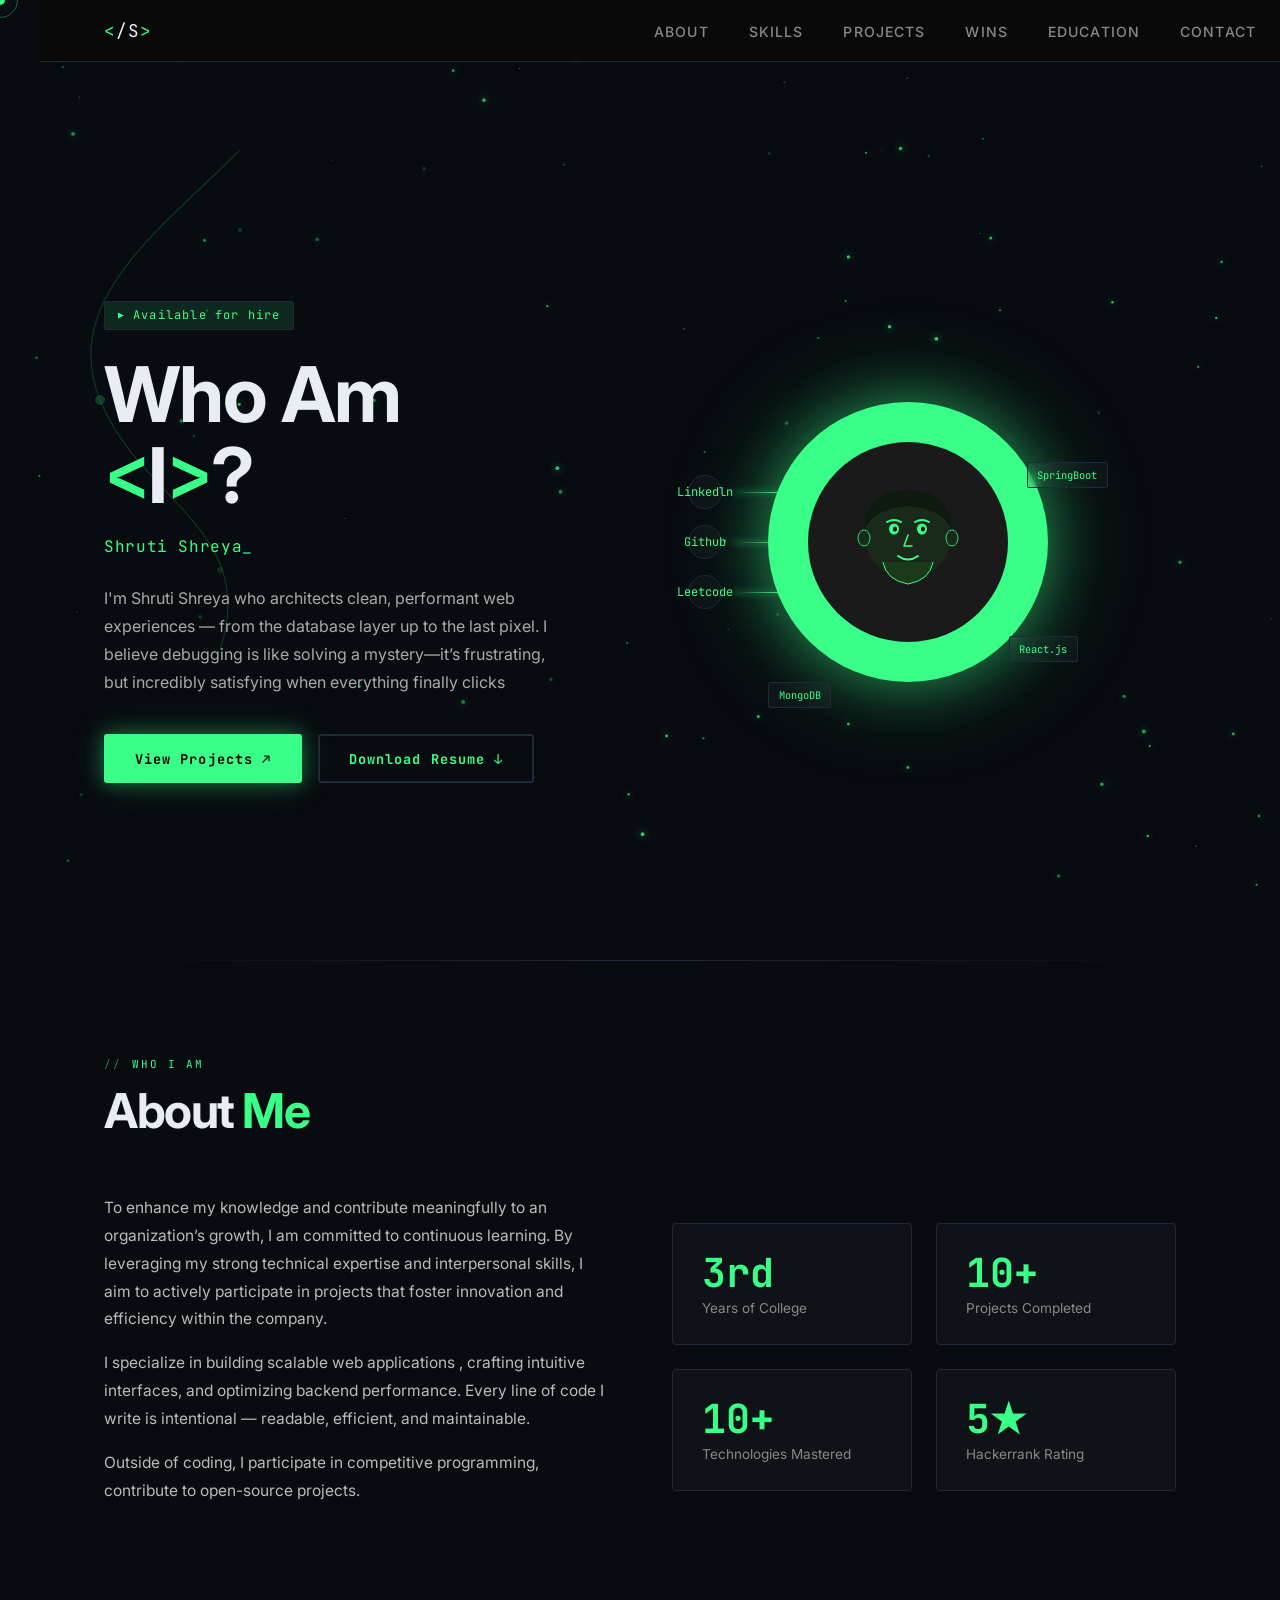
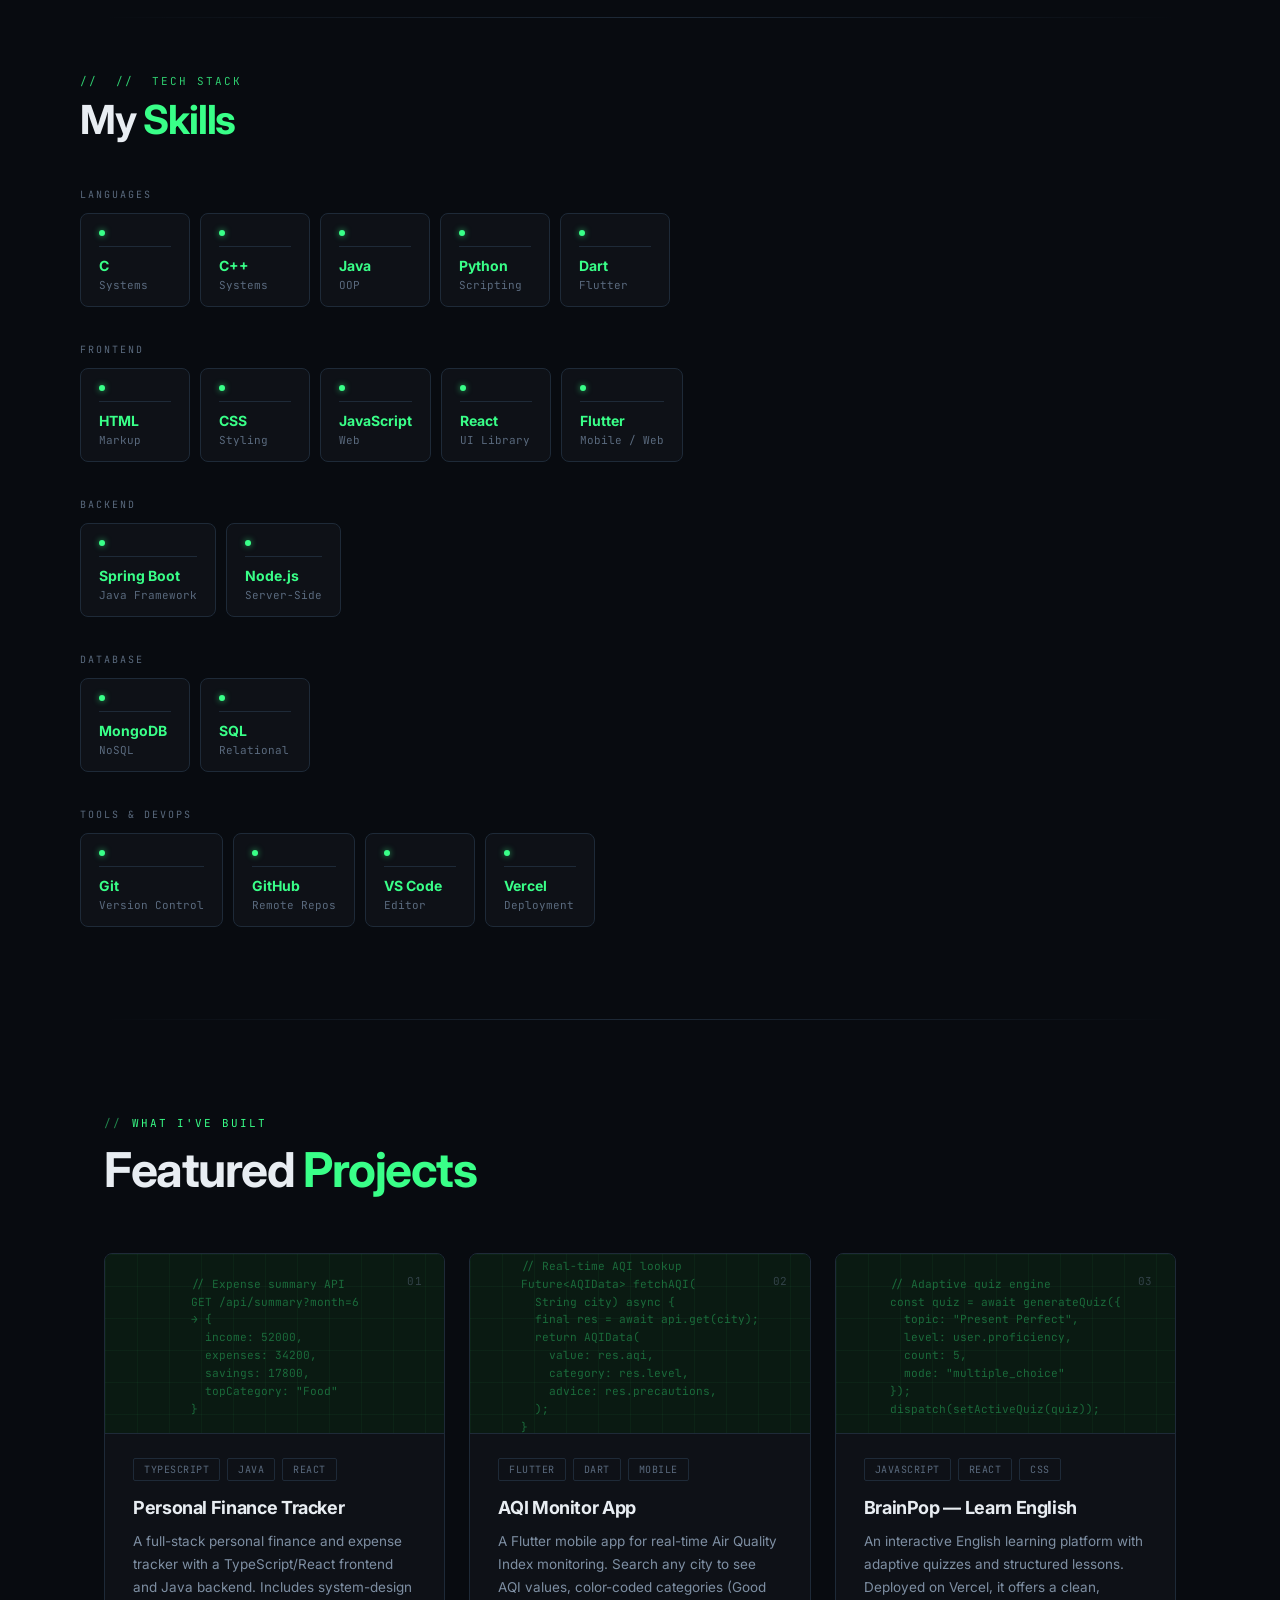
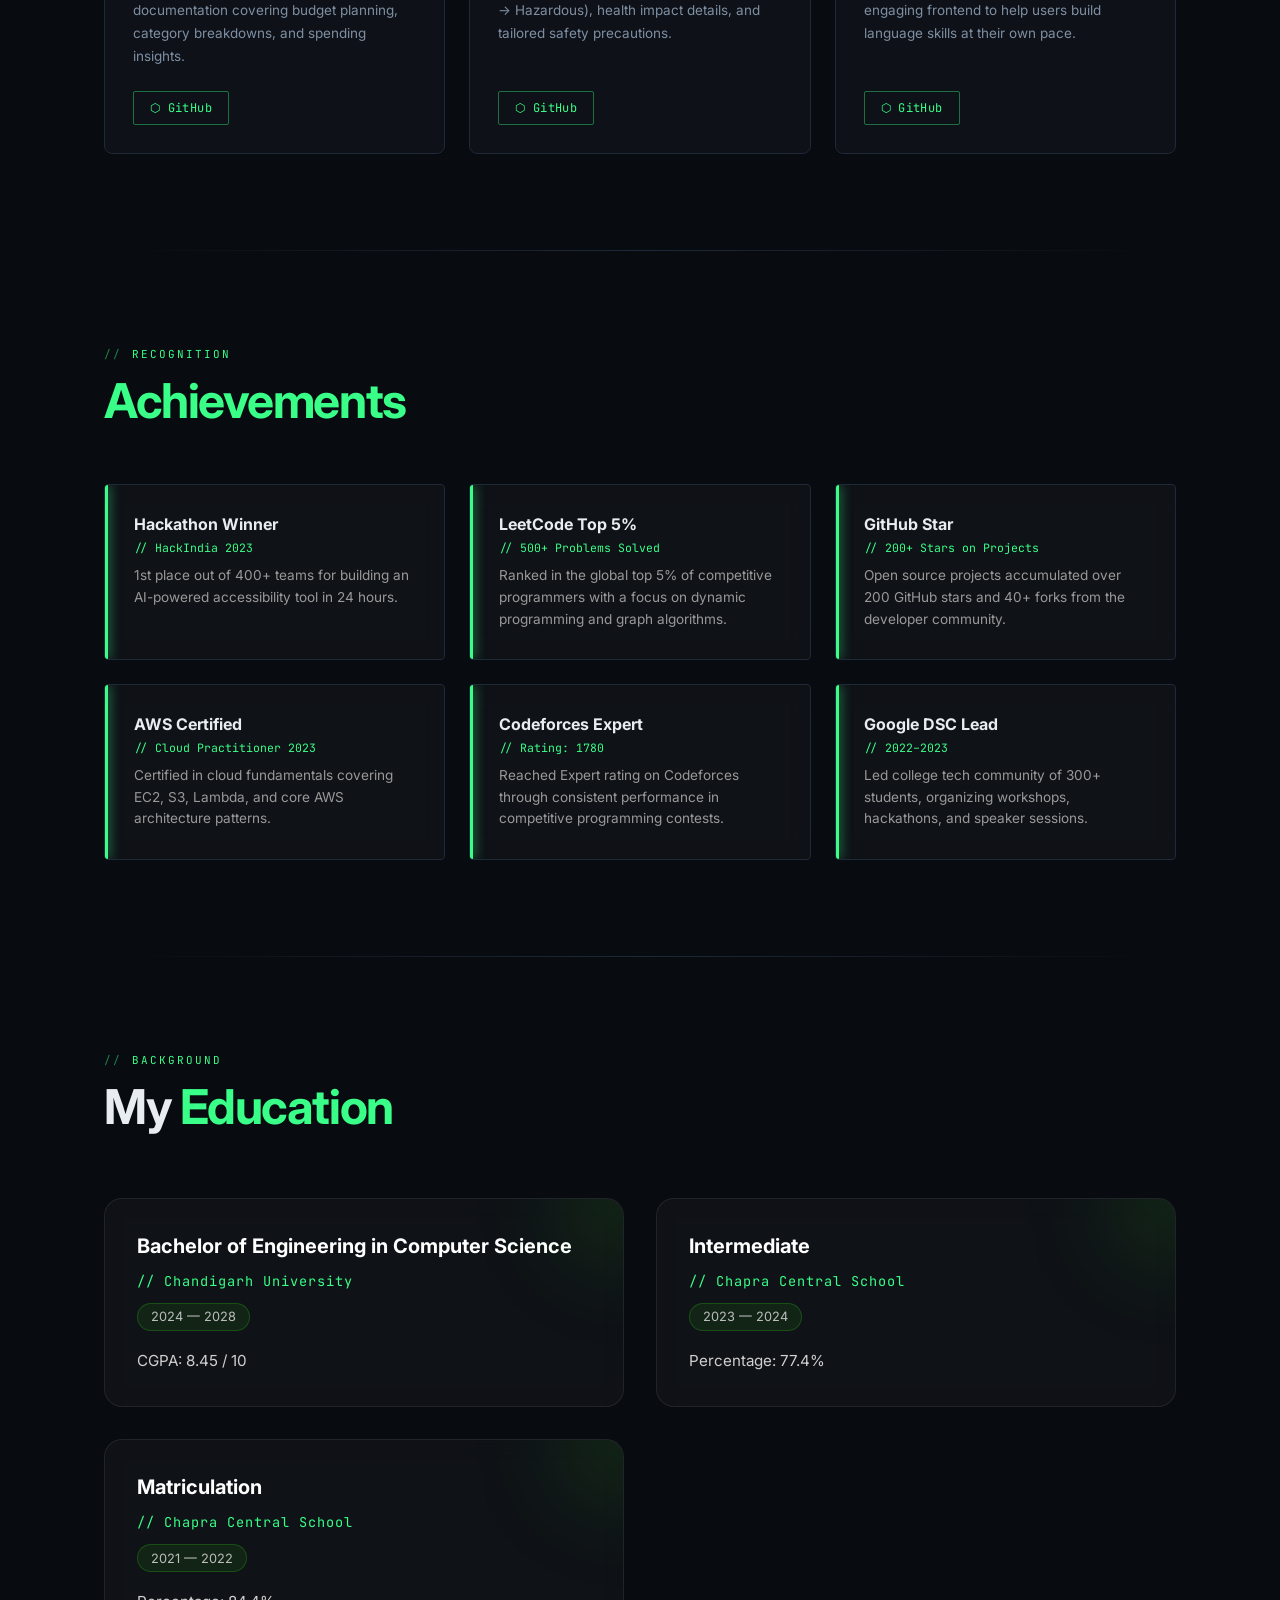
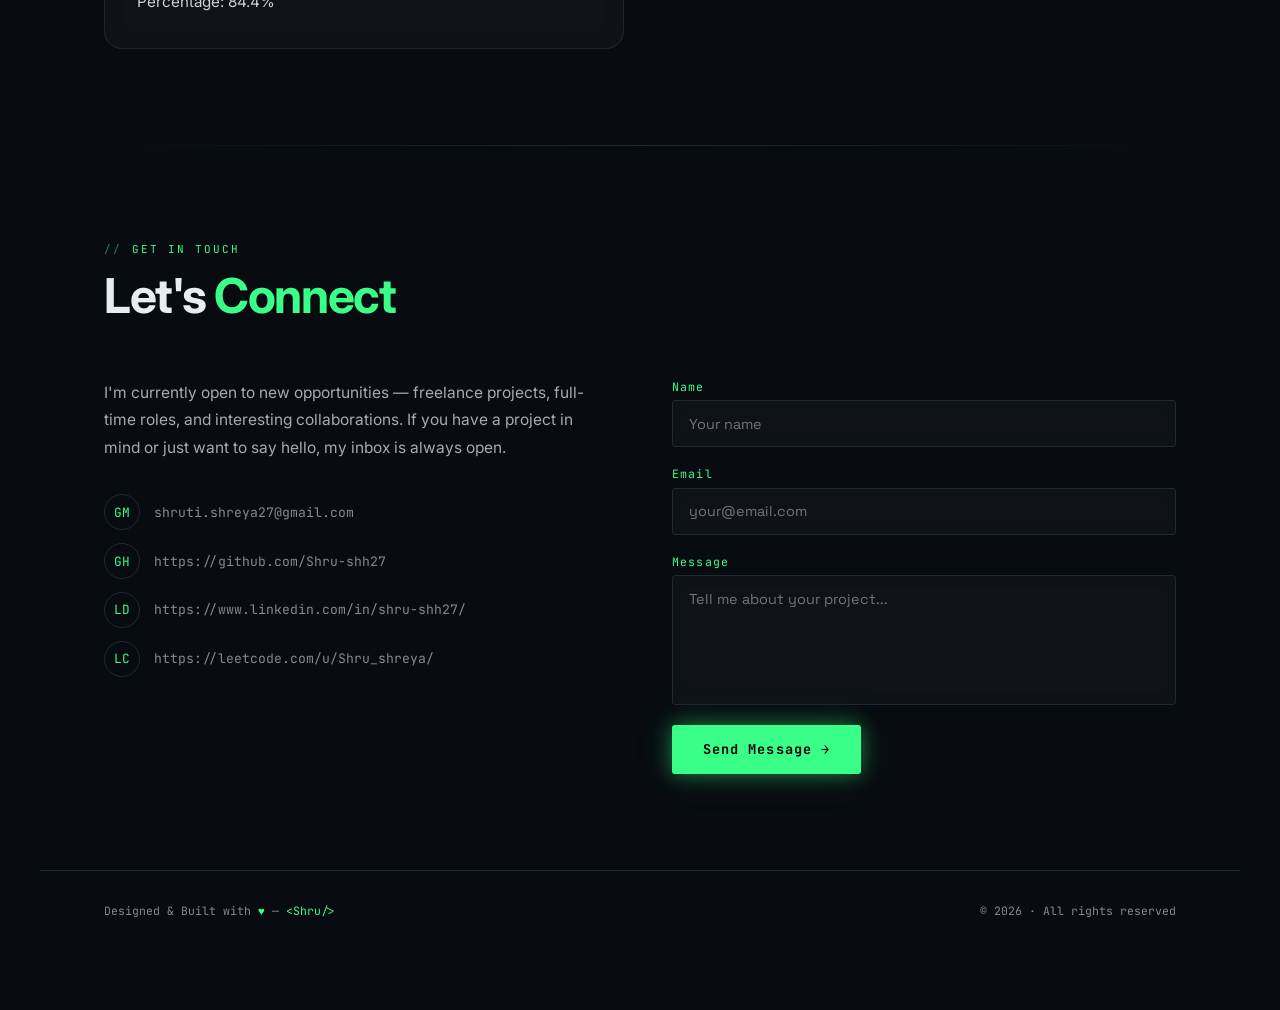
<file: index.html>
<!DOCTYPE html>
<html lang="en">
<head>
  <meta charset="UTF-8">
  <meta name="viewport" content="width=device-width, initial-scale=1.0">
  <title>Shruti Shreya</title>

  <!-- Google Fonts -->
  <link href="https://fonts.googleapis.com/css2?family=Space+Grotesk:wght@300;400;500;600;700&family=Space+Mono:wght@400;700&display=swap" rel="stylesheet">

  <!-- Stylesheet -->
  <link rel="stylesheet" href="style.css">
</head>
<body>

  <!-- ── CUSTOM CURSOR ── -->
  <div class="cursor" id="cursor"></div>
  <div class="cursor-ring" id="cursor-ring"></div>

  <!-- ── PARTICLE CANVAS ── -->
  <canvas id="particles"></canvas>

  <!-- ══════════════════════════════════════
       NAV
  ══════════════════════════════════════ -->
  <nav id="navbar">
    <div class="nav-logo">&lt;<span>/S</span>&gt;</div>
    <ul class="nav-links" id="navLinks">
      <li><a href="#about">About</a></li>
      <li><a href="#skills">Skills</a></li>
      <li><a href="#projects">Projects</a></li>
      <li><a href="#achievements">Wins</a></li>
      <li><a href="#education">Education</a></li>
      <li><a href="#contact">Contact</a></li>
    </ul>
    <div class="hamburger" id="hamburger" onclick="toggleNav()">
      <span></span><span></span><span></span>
    </div>
  </nav>

  <!-- ══════════════════════════════════════
       HERO
  ══════════════════════════════════════ -->
  <section id="hero">

    <!-- Decorative curved neon line -->
    <svg class="hero-curve" width="260" height="500" viewBox="0 0 260 500" fill="none">
      <path d="M200 0 C120 80, 20 150, 60 250 C100 350, 220 380, 180 500"
            stroke="#39FF88" stroke-width="1.2" fill="none" opacity="0.5"/>
      <circle cx="60"  cy="250" r="5" fill="#39FF88" opacity="0.6"/>
      <circle cx="180" cy="420" r="3" fill="#39FF88" opacity="0.4"/>
      <circle cx="200" cy="80"  r="2" fill="#39FF88" opacity="0.5"/>
    </svg>

    <!-- LEFT — Intro text -->
    <div class="hero-left reveal">
      <div class="hero-tag">Available for hire</div>
      <h1 class="hero-heading">
        Who Am<br>
        <span class="bracket">&lt;</span>I<span class="bracket">&gt;</span>?
      </h1>
      <p class="hero-subtitle" id="typing-text"></p>
      <p class="hero-bio">
        I'm  Shruti Shreya who architects clean, performant web experiences —
        from the database layer up to the last pixel.
        I believe debugging is like solving a mystery—it’s frustrating, but incredibly satisfying when everything finally clicks
      </p>
      <div class="hero-cta">
        <a href="#projects" class="btn btn-primary">View Projects ↗</a>
        <a href="#contact"  class="btn btn-outline">Download Resume ↓</a>
      </div>
    </div>

    <!-- RIGHT — Avatar + social rail -->
    <div class="hero-right reveal">
      <div style="position:relative; display:inline-block;">

        <div class="avatar-wrap">
          <div class="avatar-ring">
            <div class="avatar-face">
              <!-- Minimalist face illustration -->
              <svg class="face-svg" viewBox="0 0 160 160" fill="none" xmlns="http://www.w3.org/2000/svg">
                <circle cx="80" cy="72" r="44" fill="#1a2a1a"/>
                <ellipse cx="66" cy="67" rx="5"  ry="5.5" fill="#39FF88"/>
                <ellipse cx="94" cy="67" rx="5"  ry="5.5" fill="#39FF88"/>
                <ellipse cx="67" cy="67" rx="2"  ry="2.5" fill="#0A0A0A"/>
                <ellipse cx="95" cy="67" rx="2"  ry="2.5" fill="#0A0A0A"/>
                <path d="M80 73 L76 84 L84 84" stroke="#39FF88" stroke-width="1.5"
                      fill="none" stroke-linecap="round" stroke-linejoin="round"/>
                <path d="M70 94 Q80 101 90 94" stroke="#39FF88" stroke-width="2"
                      fill="none" stroke-linecap="round"/>
                <path d="M55 100 Q58 118 80 122 Q102 118 105 100"
                      fill="#1a3a1a" stroke="#39FF88" stroke-width="1"/>
                <path d="M36 72 Q36 28 80 28 Q124 28 124 72 Q120 48 80 44 Q40 48 36 72Z"
                      fill="#0f1a0f"/>
                <ellipse cx="36"  cy="76" rx="6" ry="8" fill="#1a2a1a" stroke="#39FF88" stroke-width=".8"/>
                <ellipse cx="124" cy="76" rx="6" ry="8" fill="#1a2a1a" stroke="#39FF88" stroke-width=".8"/>
                <path d="M59 60 Q66 56 73 60"  stroke="#39FF88" stroke-width="2" stroke-linecap="round" fill="none"/>
                <path d="M87 60 Q94 56 101 60" stroke="#39FF88" stroke-width="2" stroke-linecap="round" fill="none"/>
              </svg>
            </div>
          </div>
        </div>

        <!-- Floating tech labels -->
        <div class="float-badge">React.js</div>
        <div class="float-badge">SpringBoot</div>
        <div class="float-badge">MongoDB</div>

        <!-- Social icon rail -->
        <div class="social-rail">
          <!-- <div class="social-item">
            <a href="#" class="social-icon">GH</a>
            <div class="social-line"></div>
          </div> -->
          <div class="social-item">
            <a href="https://www.linkedin.com/in/shru-shh27/" class="social-icon">Linkedln</a>
            <div class="social-line"></div>
          </div>
          <div class="social-item">
            <a href="https://github.com/Shru-shh27" class="social-icon">Github</a>
            <div class="social-line"></div>
          </div>
          <div class="social-item">
            <a href="https://leetcode.com/u/Shru-shh27/" class="social-icon">Leetcode</a>
            <div class="social-line"></div>
          </div>
          <!-- <div class="social-item">
            <a href="" class="social-icon">@</a>
            <div class="social-line"></div>
          </div> -->
        </div>

      </div>
    </div>
  </section>

  <div class="divider"></div>

  <!-- ══════════════════════════════════════
       ABOUT
  ══════════════════════════════════════ -->
  <section id="about">
    <div class="section-label">Who I Am</div>
    <h2 class="section-title reveal">About <span>Me</span></h2>
    <div class="about-grid">

      <div class="about-text reveal">
      <p>To enhance my knowledge and contribute meaningfully to an organization’s growth, I am committed to continuous
learning. By leveraging my strong technical expertise and interpersonal skills, I aim to actively participate in projects
that foster innovation and efficiency within the company.</p>
        <p>I specialize in building scalable web applications ,
           crafting intuitive interfaces, and optimizing backend performance. Every
           line of code I write is intentional — readable, efficient, and maintainable.</p>
        <p>Outside of coding, I participate in competitive programming, contribute to
           open-source projects.</p>
      </div>

      <div class="about-stats reveal">
        <div class="stat-card">
          <div class="stat-num">3rd</div>
          <div class="stat-label">Years of College</div>
        </div>
        <div class="stat-card">
          <div class="stat-num">10+</div>
          <div class="stat-label">Projects Completed</div>
        </div>
        <div class="stat-card">
          <div class="stat-num">10+</div>
          <div class="stat-label">Technologies Mastered</div>
        </div>
        <div class="stat-card">
          <div class="stat-num">5★</div>
          <div class="stat-label">Hackerrank Rating</div>
        </div>
      </div>

    </div>
  </section>

  <div class="divider"></div>

  <!-- ══════════════════════════════════════
       SKILLS
  ══════════════════════════════════════ -->
 
<style>
  .sk-root { background: #080B10; padding: 56px 40px; font-family: 'Inter', sans-serif; }
  .sk-eyebrow { font-family: 'JetBrains Mono', monospace; font-size: 11px; letter-spacing: 0.18em; color: #39FF88; margin-bottom: 12px; opacity: 0.8; }
  .sk-title { font-size: 40px; font-weight: 700; color: #E8EDF2; letter-spacing: -0.03em; margin-bottom: 48px; line-height: 1; }
  .sk-title span { color: #39FF88; }
  .sk-block { margin-bottom: 36px; }
  .sk-cat { font-family: 'JetBrains Mono', monospace; font-size: 10px; letter-spacing: 0.2em; color: #5A6A7E; text-transform: uppercase; margin-bottom: 12px; }
  .sk-grid { display: flex; flex-wrap: wrap; gap: 10px; }
  .sk-item {
    background: #0E1117;
    border: 1px solid #1E2A38;
    border-radius: 8px;
    padding: 16px 18px 14px;
    min-width: 110px;
  }
  .sk-dot { width: 6px; height: 6px; background: #39FF88; border-radius: 50%; margin-bottom: 10px; box-shadow: 0 0 6px #39FF88aa; }
  .sk-divider { height: 1px; background: #1E2A38; margin-bottom: 10px; }
  .sk-name { font-size: 14px; font-weight: 700; color: #39FF88; margin-bottom: 4px; }
  .sk-type { font-family: 'JetBrains Mono', monospace; font-size: 11px; color: #5A6A7E; }
</style>

<link href="https://fonts.googleapis.com/css2?family=JetBrains+Mono:wght@400;700&family=Inter:wght@400;700&display=swap" rel="stylesheet"/>

<div class="sk-root">
  <div class="sk-eyebrow">// &nbsp;// &nbsp;TECH STACK</div>
  <h2 class="sk-title">My <span>Skills</span></h2>

  <div class="sk-block">
    <div class="sk-cat">Languages</div>
    <div class="sk-grid">
      <div class="sk-item"><div class="sk-dot"></div><div class="sk-divider"></div><div class="sk-name">C</div><div class="sk-type">Systems</div></div>
      <div class="sk-item"><div class="sk-dot"></div><div class="sk-divider"></div><div class="sk-name">C++</div><div class="sk-type">Systems</div></div>
      <div class="sk-item"><div class="sk-dot"></div><div class="sk-divider"></div><div class="sk-name">Java</div><div class="sk-type">OOP</div></div>
      <div class="sk-item"><div class="sk-dot"></div><div class="sk-divider"></div><div class="sk-name">Python</div><div class="sk-type">Scripting</div></div>
      <div class="sk-item"><div class="sk-dot"></div><div class="sk-divider"></div><div class="sk-name">Dart</div><div class="sk-type">Flutter</div></div>
    </div>
  </div>

  <div class="sk-block">
    <div class="sk-cat">Frontend</div>
    <div class="sk-grid">
      <div class="sk-item"><div class="sk-dot"></div><div class="sk-divider"></div><div class="sk-name">HTML</div><div class="sk-type">Markup</div></div>
      <div class="sk-item"><div class="sk-dot"></div><div class="sk-divider"></div><div class="sk-name">CSS</div><div class="sk-type">Styling</div></div>
      <div class="sk-item"><div class="sk-dot"></div><div class="sk-divider"></div><div class="sk-name">JavaScript</div><div class="sk-type">Web</div></div>
      <div class="sk-item"><div class="sk-dot"></div><div class="sk-divider"></div><div class="sk-name">React</div><div class="sk-type">UI Library</div></div>
      <div class="sk-item"><div class="sk-dot"></div><div class="sk-divider"></div><div class="sk-name">Flutter</div><div class="sk-type">Mobile / Web</div></div>
    </div>
  </div>

  <div class="sk-block">
    <div class="sk-cat">Backend</div>
    <div class="sk-grid">
      <div class="sk-item"><div class="sk-dot"></div><div class="sk-divider"></div><div class="sk-name">Spring Boot</div><div class="sk-type">Java Framework</div></div>
      <div class="sk-item"><div class="sk-dot"></div><div class="sk-divider"></div><div class="sk-name">Node.js</div><div class="sk-type">Server-Side</div></div>
    </div>
  </div>

  <div class="sk-block">
    <div class="sk-cat">Database</div>
    <div class="sk-grid">
      <div class="sk-item"><div class="sk-dot"></div><div class="sk-divider"></div><div class="sk-name">MongoDB</div><div class="sk-type">NoSQL</div></div>
      <div class="sk-item"><div class="sk-dot"></div><div class="sk-divider"></div><div class="sk-name">SQL</div><div class="sk-type">Relational</div></div>
    </div>
  </div>

  <div class="sk-block">
    <div class="sk-cat">Tools & DevOps</div>
    <div class="sk-grid">
      <div class="sk-item"><div class="sk-dot"></div><div class="sk-divider"></div><div class="sk-name">Git</div><div class="sk-type">Version Control</div></div>
      <div class="sk-item"><div class="sk-dot"></div><div class="sk-divider"></div><div class="sk-name">GitHub</div><div class="sk-type">Remote Repos</div></div>
      <div class="sk-item"><div class="sk-dot"></div><div class="sk-divider"></div><div class="sk-name">VS Code</div><div class="sk-type">Editor</div></div>
      <div class="sk-item"><div class="sk-dot"></div><div class="sk-divider"></div><div class="sk-name">Vercel</div><div class="sk-type">Deployment</div></div>
    </div>
  </div>
</div>


  <div class="divider"></div>

  <!-- ══════════════════════════════════════
       PROJECTS
  ══════════════════════════════════════ -->
  <!DOCTYPE html>
<html lang="en">
<head>
  <meta charset="UTF-8" />
  <meta name="viewport" content="width=device-width, initial-scale=1.0" />
  <title>Featured Projects</title>
  <link href="https://fonts.googleapis.com/css2?family=JetBrains+Mono:wght@400;700&family=Inter:wght@300;400;600;700&display=swap" rel="stylesheet" />
  <style>
    *, *::before, *::after { box-sizing: border-box; margin: 0; padding: 0; }

    :root {
      --bg: #080B10;
      --surface: #0E1117;
      --surface2: #141921;
      --border: #1E2A38;
      --accent: #39FF88;
      --accent2: #00C6FF;
      --text: #E8EDF2;
      --muted: #5A6A7E;
      --mono: 'JetBrains Mono', monospace;
      --sans: 'Inter', sans-serif;
    }

    body {
      background: var(--bg);
      color: var(--text);
      font-family: var(--sans);
      min-height: 100vh;
      padding: 60px 40px;
    }

    .section-label {
      font-family: var(--mono);
      font-size: 11px;
      letter-spacing: 0.18em;
      color: var(--accent);
      text-transform: uppercase;
      margin-bottom: 14px;
      display: flex;
      align-items: center;
      gap: 10px;
    }
    .section-label::before {
      content: '//';
      opacity: 0.5;
    }

    .section-title {
      font-family: var(--sans);
      font-size: clamp(2rem, 4vw, 3rem);
      font-weight: 700;
      line-height: 1.1;
      letter-spacing: -0.03em;
      margin-bottom: 56px;
      color: var(--text);
    }
    .section-title span { color: var(--accent); }

    .projects-grid {
      display: grid;
      grid-template-columns: repeat(auto-fill, minmax(340px, 1fr));
      gap: 2px;
      background: var(--border);
      border: 1px solid var(--border);
    }

    .project-card {
      background: var(--surface);
      display: flex;
      flex-direction: column;
      transition: background 0.2s;
      position: relative;
      overflow: hidden;
    }
    .project-card:hover { background: var(--surface2); }
    .project-card:hover .project-thumb { filter: brightness(1.15); }

    /* Animated top border on hover */
    .project-card::before {
      content: '';
      position: absolute;
      top: 0; left: 0; right: 0;
      height: 2px;
      background: linear-gradient(90deg, var(--accent), var(--accent2));
      transform: scaleX(0);
      transform-origin: left;
      transition: transform 0.35s ease;
      z-index: 2;
    }
    .project-card:hover::before { transform: scaleX(1); }

    .project-thumb {
      background: #0A1A12;
      padding: 28px 28px 20px;
      position: relative;
      min-height: 170px;
      transition: filter 0.2s;
      border-bottom: 1px solid var(--border);
      overflow: hidden;
    }

    /* Subtle grid lines behind code */
    .project-thumb::after {
      content: '';
      position: absolute;
      inset: 0;
      background-image:
        linear-gradient(rgba(57,255,136,0.04) 1px, transparent 1px),
        linear-gradient(90deg, rgba(57,255,136,0.04) 1px, transparent 1px);
      background-size: 32px 32px;
      pointer-events: none;
    }

    .thumb-code {
      font-family: var(--mono);
      font-size: 11.5px;
      line-height: 1.75;
      color: rgba(57,255,136,0.65);
      white-space: pre;
      overflow: hidden;
      position: relative;
      z-index: 1;
    }

    .project-number {
      position: absolute;
      top: 20px;
      right: 22px;
      font-family: var(--mono);
      font-size: 11px;
      color: var(--muted);
      letter-spacing: 0.05em;
    }

    .project-body {
      padding: 24px 28px 28px;
      display: flex;
      flex-direction: column;
      flex: 1;
    }

    .project-tags {
      display: flex;
      flex-wrap: wrap;
      gap: 7px;
      margin-bottom: 16px;
    }

    .tag {
      font-family: var(--mono);
      font-size: 10px;
      letter-spacing: 0.05em;
      padding: 4px 10px;
      border: 1px solid var(--border);
      color: var(--muted);
      background: transparent;
      border-radius: 2px;
      text-transform: uppercase;
      transition: border-color 0.2s, color 0.2s;
    }
    .project-card:hover .tag {
      border-color: rgba(57,255,136,0.25);
      color: rgba(57,255,136,0.7);
    }

    .project-title {
      font-size: 18px;
      font-weight: 700;
      letter-spacing: -0.02em;
      margin-bottom: 12px;
      color: var(--text);
    }

    .project-desc {
      font-size: 13.5px;
      line-height: 1.7;
      color: #7E8FA3;
      flex: 1;
      margin-bottom: 24px;
    }

    .project-links {
      display: flex;
      gap: 12px;
    }

    .project-link {
      font-family: var(--mono);
      font-size: 12px;
      color: var(--muted);
      text-decoration: none;
      padding: 8px 16px;
      border: 1px solid var(--border);
      letter-spacing: 0.03em;
      transition: color 0.2s, border-color 0.2s, background 0.2s;
    }
    .project-link:hover {
      color: var(--accent);
      border-color: var(--accent);
      background: rgba(57,255,136,0.04);
    }
    .project-link.primary {
      border-color: rgba(57,255,136,0.4);
      color: var(--accent);
    }
    .project-link.primary:hover {
      background: rgba(57,255,136,0.1);
    }

    @media (max-width: 600px) {
      body { padding: 40px 20px; }
      .projects-grid { grid-template-columns: 1fr; }
    }
  </style>
</head>
<body>
<!DOCTYPE html>
<html lang="en">
<head>
  <meta charset="UTF-8" />
  <meta name="viewport" content="width=device-width, initial-scale=1.0" />
  <title>Featured Projects</title>
  <link href="https://fonts.googleapis.com/css2?family=JetBrains+Mono:wght@400;700&family=Inter:wght@300;400;600;700&display=swap" rel="stylesheet" />
  <style>
    *, *::before, *::after { box-sizing: border-box; margin: 0; padding: 0; }

    :root {
      --bg: #080B10;
      --surface: #0E1117;
      --surface2: #141921;
      --border: #1E2A38;
      --accent: #39FF88;
      --accent2: #00C6FF;
      --text: #E8EDF2;
      --muted: #5A6A7E;
      --mono: 'JetBrains Mono', monospace;
      --sans: 'Inter', sans-serif;
    }

    body {
      background: var(--bg);
      color: var(--text);
      font-family: var(--sans);
      min-height: 100vh;
      padding: 60px 40px;
    }

    .section-label {
      font-family: var(--mono);
      font-size: 11px;
      letter-spacing: 0.18em;
      color: var(--accent);
      text-transform: uppercase;
      margin-bottom: 14px;
      display: flex;
      align-items: center;
      gap: 10px;
    }
    .section-label::before {
      content: '//';
      opacity: 0.5;
    }

    .section-title {
      font-family: var(--sans);
      font-size: clamp(2rem, 4vw, 3rem);
      font-weight: 700;
      line-height: 1.1;
      letter-spacing: -0.03em;
      margin-bottom: 56px;
      color: var(--text);
    }
    .section-title span { color: var(--accent); }

    .projects-grid {
      display: grid;
      grid-template-columns: repeat(auto-fill, minmax(340px, 1fr));
      gap: 24px;
      background: transparent;
      border: none;
    }

    .project-card {
      background: var(--surface);
      display: flex;
      flex-direction: column;
      position: relative;
      overflow: hidden;
      border: 1px solid var(--border);
      border-radius: 8px;
    }

    .project-thumb {
      background: #0A1A12;
      padding: 28px 28px 20px;
      position: relative;
      min-height: 170px;
      border-bottom: 1px solid var(--border);
      overflow: hidden;
    }

    /* Subtle grid lines behind code */
    .project-thumb::after {
      content: '';
      position: absolute;
      inset: 0;
      background-image:
        linear-gradient(rgba(57,255,136,0.04) 1px, transparent 1px),
        linear-gradient(90deg, rgba(57,255,136,0.04) 1px, transparent 1px);
      background-size: 32px 32px;
      pointer-events: none;
    }

    .thumb-code {
      font-family: var(--mono);
      font-size: 11.5px;
      line-height: 1.75;
      color: rgba(57,255,136,0.65);
      white-space: pre;
      overflow: hidden;
      position: relative;
      z-index: 1;
    }

    .project-number {
      position: absolute;
      top: 20px;
      right: 22px;
      font-family: var(--mono);
      font-size: 11px;
      color: var(--muted);
      letter-spacing: 0.05em;
    }

    .project-body {
      padding: 24px 28px 28px;
      display: flex;
      flex-direction: column;
      flex: 1;
    }

    .project-tags {
      display: flex;
      flex-wrap: wrap;
      gap: 7px;
      margin-bottom: 16px;
    }

    .tag {
      font-family: var(--mono);
      font-size: 10px;
      letter-spacing: 0.05em;
      padding: 4px 10px;
      border: 1px solid var(--border);
      color: var(--muted);
      background: transparent;
      border-radius: 2px;
      text-transform: uppercase;
    }

    .project-title {
      font-size: 18px;
      font-weight: 700;
      letter-spacing: -0.02em;
      margin-bottom: 12px;
      color: var(--text);
    }

    .project-desc {
      font-size: 13.5px;
      line-height: 1.7;
      color: #7E8FA3;
      flex: 1;
      margin-bottom: 24px;
    }

    .project-links {
      display: flex;
      gap: 12px;
    }

    .project-link {
      font-family: var(--mono);
      font-size: 12px;
      color: var(--muted);
      text-decoration: none;
      padding: 8px 16px;
      border: 1px solid var(--border);
      letter-spacing: 0.03em;
    }
    .project-link.primary {
      border-color: rgba(57,255,136,0.4);
      color: var(--accent);
    }

    @media (max-width: 600px) {
      body { padding: 40px 20px; }
      .projects-grid { grid-template-columns: 1fr; }
    }
  </style>
</head>
<body>
<!DOCTYPE html>
<html lang="en">
<head>
  <meta charset="UTF-8" />
  <meta name="viewport" content="width=device-width, initial-scale=1.0" />
  <title>Featured Projects</title>
  <link href="https://fonts.googleapis.com/css2?family=JetBrains+Mono:wght@400;700&family=Inter:wght@300;400;600;700&display=swap" rel="stylesheet" />
  <style>
    *, *::before, *::after { box-sizing: border-box; margin: 0; padding: 0; }

    :root {
      --bg: #080B10;
      --surface: #0E1117;
      --surface2: #141921;
      --border: #1E2A38;
      --accent: #39FF88;
      --accent2: #00C6FF;
      --text: #E8EDF2;
      --muted: #5A6A7E;
      --mono: 'JetBrains Mono', monospace;
      --sans: 'Inter', sans-serif;
    }

    body {
      background: var(--bg);
      color: var(--text);
      font-family: var(--sans);
      min-height: 100vh;
      padding: 60px 40px;
    }

    .section-label {
      font-family: var(--mono);
      font-size: 11px;
      letter-spacing: 0.18em;
      color: var(--accent);
      text-transform: uppercase;
      margin-bottom: 14px;
      display: flex;
      align-items: center;
      gap: 10px;
    }
    .section-label::before {
      content: '//';
      opacity: 0.5;
    }

    .section-title {
      font-family: var(--sans);
      font-size: clamp(2rem, 4vw, 3rem);
      font-weight: 700;
      line-height: 1.1;
      letter-spacing: -0.03em;
      margin-bottom: 56px;
      color: var(--text);
    }
    .section-title span { color: var(--accent); }

    .projects-grid {
      display: grid;
      grid-template-columns: repeat(auto-fill, minmax(340px, 1fr));
      gap: 24px;
      background: transparent;
      border: none;
    }

    .project-card {
      background: var(--surface);
      display: flex;
      flex-direction: column;
      position: relative;
      overflow: hidden;
      border: 1px solid var(--border);
      border-radius: 8px;
    }

    .project-thumb {
      background: #0A1A12;
      padding: 28px 28px 20px;
      position: relative;
      min-height: 170px;
      border-bottom: 1px solid var(--border);
      overflow: hidden;
    }

    /* Subtle grid lines behind code */
    .project-thumb::after {
      content: '';
      position: absolute;
      inset: 0;
      background-image:
        linear-gradient(rgba(57,255,136,0.04) 1px, transparent 1px),
        linear-gradient(90deg, rgba(57,255,136,0.04) 1px, transparent 1px);
      background-size: 32px 32px;
      pointer-events: none;
    }

    .thumb-code {
      font-family: var(--mono);
      font-size: 11.5px;
      line-height: 1.75;
      color: rgba(57,255,136,0.65);
      white-space: pre;
      overflow: hidden;
      position: relative;
      z-index: 1;
    }

    .project-number {
      position: absolute;
      top: 20px;
      right: 22px;
      font-family: var(--mono);
      font-size: 11px;
      color: var(--muted);
      letter-spacing: 0.05em;
    }

    .project-body {
      padding: 24px 28px 28px;
      display: flex;
      flex-direction: column;
      flex: 1;
    }

    .project-tags {
      display: flex;
      flex-wrap: wrap;
      gap: 7px;
      margin-bottom: 16px;
    }

    .tag {
      font-family: var(--mono);
      font-size: 10px;
      letter-spacing: 0.05em;
      padding: 4px 10px;
      border: 1px solid var(--border);
      color: var(--muted);
      background: transparent;
      border-radius: 2px;
      text-transform: uppercase;
    }

    .project-title {
      font-size: 18px;
      font-weight: 700;
      letter-spacing: -0.02em;
      margin-bottom: 12px;
      color: var(--text);
    }

    .project-desc {
      font-size: 13.5px;
      line-height: 1.7;
      color: #7E8FA3;
      flex: 1;
      margin-bottom: 24px;
    }

    .project-links {
      display: flex;
      gap: 12px;
    }

    .project-link {
      font-family: var(--mono);
      font-size: 12px;
      color: var(--muted);
      text-decoration: none;
      padding: 8px 16px;
      border: 1px solid var(--border);
      letter-spacing: 0.03em;
    }
    .project-link.primary {
      border-color: rgba(57,255,136,0.4);
      color: var(--accent);
    }

    @media (max-width: 600px) {
      body { padding: 40px 20px; }
      .projects-grid { grid-template-columns: 1fr; }
    }
  </style>
</head>
<body>

<section id="projects">
  <div class="section-label">What I've Built</div>
  <h2 class="section-title">Featured <span>Projects</span></h2>

  <div class="projects-grid">

    <!-- Project 01 — Expense Tracker -->
    <div class="project-card">
      <div class="project-thumb">
        <div class="thumb-code">// Expense summary API
GET /api/summary?month=6
→ {
  income: 52000,
  expenses: 34200,
  savings: 17800,
  topCategory: "Food"
}</div>
        <div class="project-number">01</div>
      </div>
      <div class="project-body">
        <div class="project-tags">
          <span class="tag">TypeScript</span>
          <span class="tag">Java</span>
          <span class="tag">React</span>
        </div>
        <div class="project-title">Personal Finance Tracker</div>
        <div class="project-desc">A full-stack personal finance and expense tracker with a TypeScript/React frontend and Java backend. Includes system-design documentation covering budget planning, category breakdowns, and spending insights.</div>
        <div class="project-links">
          <a href="https://github.com/Shru-shh27/Expense_Tracker" target="_blank" class="project-link primary">⬡ GitHub</a>
        </div>
      </div>
    </div>

    <!-- Project 02 — AQI App -->
    <div class="project-card">
      <div class="project-thumb">
        <div class="thumb-code">// Real-time AQI lookup
Future&lt;AQIData&gt; fetchAQI(
  String city) async {
  final res = await api.get(city);
  return AQIData(
    value: res.aqi,
    category: res.level,
    advice: res.precautions,
  );
}</div>
        <div class="project-number">02</div>
      </div>
      <div class="project-body">
        <div class="project-tags">
          <span class="tag">Flutter</span>
          <span class="tag">Dart</span>
          <span class="tag">Mobile</span>
        </div>
        <div class="project-title">AQI Monitor App</div>
        <div class="project-desc">A Flutter mobile app for real-time Air Quality Index monitoring. Search any city to see AQI values, color-coded categories (Good → Hazardous), health impact details, and tailored safety precautions.</div>
        <div class="project-links">
          <a href="https://github.com/Shru-shh27/aqi_app" target="_blank" class="project-link primary">⬡ GitHub</a>
        </div>
      </div>
    </div>

    <!-- Project 03 — BrainPop -->
    <div class="project-card">
      <div class="project-thumb">
        <div class="thumb-code">// Adaptive quiz engine
const quiz = await generateQuiz({
  topic: "Present Perfect",
  level: user.proficiency,
  count: 5,
  mode: "multiple_choice"
});
dispatch(setActiveQuiz(quiz));</div>
        <div class="project-number">03</div>
      </div>
      <div class="project-body">
        <div class="project-tags">
          <span class="tag">JavaScript</span>
          <span class="tag">React</span>
          <span class="tag">CSS</span>
        </div>
        <div class="project-title">BrainPop — Learn English</div>
        <div class="project-desc">An interactive English learning platform with adaptive quizzes and structured lessons. Deployed on Vercel, it offers a clean, engaging frontend to help users build language skills at their own pace.</div>
        <div class="project-links">
          <!-- <a href="https://brain-pop-learn-englsih.vercel.app" target="_blank" class="project-link primary">↗ Live Demo</a> -->
          <a href="https://github.com/Shru-shh27/BrainPop-frontend" target="_blank" class="project-link primary">⬡ GitHub</a>
        </div>
      </div>
    </div>

  </div>
</section>

</body>
</html>
  <div class="divider"></div>

  <!-- ══════════════════════════════════════
       ACHIEVEMENTS
  ══════════════════════════════════════ -->
  <section id="achievements">
    <div class="section-label">Recognition</div>
    <h2 class="section-title reveal"><span>Achievements</span></h2>
    <div class="ach-grid">

      <div class="ach-card reveal">
        <!-- <div class="ach-icon">🏆</div> -->
        <div class="ach-title">Hackathon Winner</div>
        <div class="ach-meta">// HackIndia 2023</div>
        <div class="ach-desc">1st place out of 400+ teams for building an AI-powered accessibility tool in 24 hours.</div>
      </div>
      <div class="ach-card reveal">
        <!-- <div class="ach-icon">⭐</div> -->
        <div class="ach-title">LeetCode Top 5%</div>
        <div class="ach-meta">// 500+ Problems Solved</div>
        <div class="ach-desc">Ranked in the global top 5% of competitive programmers with a focus on dynamic programming and graph algorithms.</div>
      </div>
      <div class="ach-card reveal">
        <!-- <div class="ach-icon">🎖️</div> -->
        <div class="ach-title">GitHub Star</div>
        <div class="ach-meta">// 200+ Stars on Projects</div>
        <div class="ach-desc">Open source projects accumulated over 200 GitHub stars and 40+ forks from the developer community.</div>
      </div>
      <div class="ach-card reveal">
        <!-- <div class="ach-icon">📜</div> -->
        <div class="ach-title">AWS Certified</div>
        <div class="ach-meta">// Cloud Practitioner 2023</div>
        <div class="ach-desc">Certified in cloud fundamentals covering EC2, S3, Lambda, and core AWS architecture patterns.</div>
      </div>
      <div class="ach-card reveal">
        <!-- <div class="ach-icon">🥇</div> -->
        <div class="ach-title">Codeforces Expert</div>
        <div class="ach-meta">// Rating: 1780</div>
        <div class="ach-desc">Reached Expert rating on Codeforces through consistent performance in competitive programming contests.</div>
      </div>
      <div class="ach-card reveal">
        <!-- <div class="ach-icon">🌍</div> -->
        <div class="ach-title">Google DSC Lead</div>
        <div class="ach-meta">// 2022–2023</div>
        <div class="ach-desc">Led college tech community of 300+ students, organizing workshops, hackathons, and speaker sessions.</div>
      </div>

    </div>
  </section>

  <div class="divider"></div>

  <!-- ══════════════════════════════════════
       EDUCATION
  ══════════════════════════════════════ -->
  <section id="education">
    <div class="section-label">Background</div>
    <h2 class="section-title reveal">My <span>Education</span></h2>
    <div class="edu-grid">

      <div class="edu-card reveal">
        <div class="edu-degree">Bachelor of Engineering in Computer Science</div>
        <div class="edu-school">// Chandigarh University</div>
        <div class="edu-year">2024 — 2028</div>
        <div class="edu-desc"> CGPA: 8.45 / 10</div>
      </div>
      <div class="edu-card reveal">
        <div class="edu-degree">Intermediate</div>
        <div class="edu-school">// Chapra Central School</div>
        <div class="edu-year">2023 — 2024</div>
        <div class="edu-desc">Percentage: 77.4%</div>
      </div>
      <div class="edu-card reveal">
        <div class="edu-degree">Matriculation</div>
        <div class="edu-school">// Chapra Central School</div>
        <div class="edu-year">2021 — 2022</div>
        <div class="edu-desc">Percentage: 84.4%</div>
      </div>

    </div>
  </section>

  <div class="divider"></div>

  <!-- ══════════════════════════════════════
       CONTACT
  ══════════════════════════════════════ -->
  <section id="contact">
    <div class="section-label">Get In Touch</div>
    <h2 class="section-title reveal">Let's <span>Connect</span></h2>
    <div class="contact-wrap">

      <div class="contact-info reveal">
        <p>I'm currently open to new opportunities — freelance projects, full-time roles,
           and interesting collaborations. If you have a project in mind or just want to
           say hello, my inbox is always open.</p>
        <div class="contact-links">
          <a href="mailto:hello@devname.io" class="contact-link">
            <div class="contact-link-icon">GM</div>
            shruti.shreya27@gmail.com
          </a>
          <a href="https://github.com/Shru-shh27" class="contact-link">
            <div class="contact-link-icon">GH</div>
            https://github.com/Shru-shh27
          </a>
          <a href="https://www.linkedin.com/in/shru-shh27/" class="contact-link">
            <div class="contact-link-icon">LD</div>
            https://www.linkedin.com/in/shru-shh27/
          </a>
          <a href="https://leetcode.com/u/Shru_shreya/" class="contact-link">
            <div class="contact-link-icon">LC</div>
            https://leetcode.com/u/Shru_shreya/
          </a>
        </div>
      </div>

      <div class="contact-form reveal">
        <div class="form-group">
          <label class="form-label">Name</label>
          <input class="form-input" type="text" placeholder="Your name">
        </div>
        <div class="form-group">
          <label class="form-label">Email</label>
          <input class="form-input" type="email" placeholder="your@email.com">
        </div>
        <div class="form-group">
          <label class="form-label">Message</label>
          <textarea class="form-textarea" placeholder="Tell me about your project..."></textarea>
        </div>
        <button class="btn btn-primary" style="align-self:flex-start" onclick="sendMessage(this)">
          Send Message →
        </button>
      </div>

    </div>
  </section>

  <!-- ══════════════════════════════════════
       FOOTER
  ══════════════════════════════════════ -->
  <footer>
    <div>Designed & Built with <span>♥</span> — <span>&lt;Shru/&gt;</span></div>
    <div>© 2026 · All rights reserved</div>
  </footer>

  <!-- JavaScript (loaded at end of body) -->
  <script src="script.js"></script>

</body>
</html>
</file>
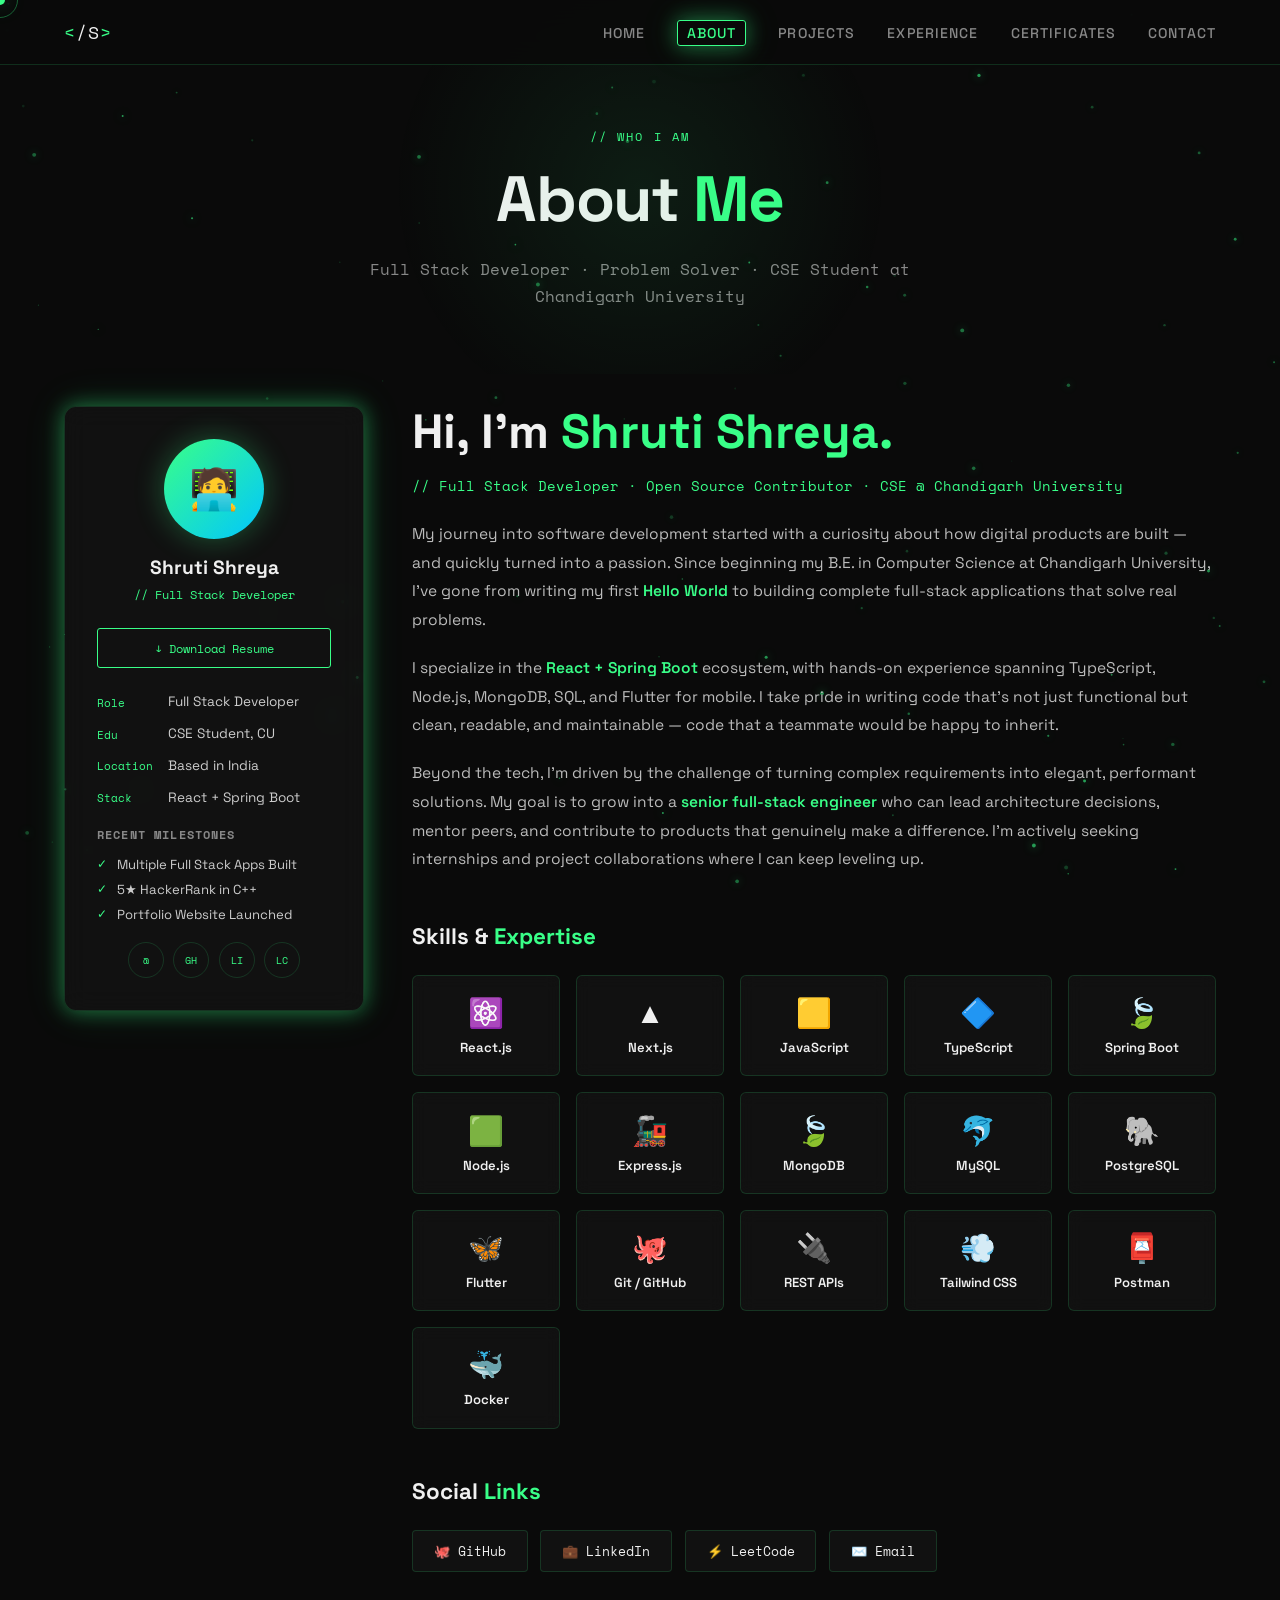
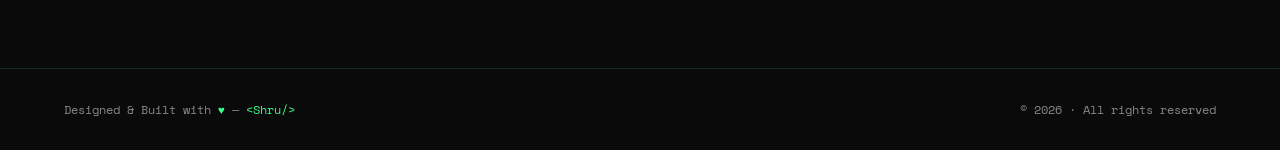
<file: about.html>
<!DOCTYPE html>
<html lang="en">
<head>
  <meta charset="UTF-8">
  <meta name="viewport" content="width=device-width, initial-scale=1.0">
  <title>About — Shruti Shreya</title>
  <link href="https://fonts.googleapis.com/css2?family=Space+Grotesk:wght@300;400;500;600;700&family=Space+Mono:wght@400;700&display=swap" rel="stylesheet">
  <link href="https://fonts.googleapis.com/css2?family=JetBrains+Mono:wght@400;700&family=Inter:wght@300;400;600;700&display=swap" rel="stylesheet">
  <style>
/* ── CSS VARIABLES ── */
:root {
  --bg: #0A0A0A;
  --bg2: #111111;
  --bg3: #161616;
  --green: #39FF88;
  --green-dim: rgba(57,255,136,0.12);
  --green-mid: rgba(57,255,136,0.35);
  --green-glow: 0 0 20px rgba(57,255,136,0.4), 0 0 40px rgba(57,255,136,0.15);
  --white: #F0F0F0;
  --gray: #888;
  --border: rgba(57,255,136,0.15);
  --glass: rgba(255,255,255,0.03);
  --font: 'Space Grotesk', sans-serif;
  --mono: 'Space Mono', monospace;
}

*, *::before, *::after { box-sizing: border-box; margin: 0; padding: 0; }
html { scroll-behavior: smooth; }
body {
  background: var(--bg);
  color: var(--white);
  font-family: var(--font);
  overflow-x: hidden;
  cursor: none;
}

/* ── CUSTOM CURSOR ── */
.cursor {
  width: 10px; height: 10px;
  background: var(--green);
  border-radius: 50%;
  position: fixed; top: 0; left: 0;
  pointer-events: none; z-index: 9999;
  transform: translate(-50%,-50%);
  transition: transform .1s, width .2s, height .2s;
  box-shadow: var(--green-glow);
}
.cursor-ring {
  width: 36px; height: 36px;
  border: 1.5px solid var(--green-mid);
  border-radius: 50%;
  position: fixed; top: 0; left: 0;
  pointer-events: none; z-index: 9998;
  transform: translate(-50%,-50%);
  transition: transform .15s ease-out, width .2s, height .2s, opacity .2s;
}

/* ── CANVAS PARTICLES ── */
#particles { position: fixed; inset: 0; pointer-events: none; z-index: 0; }

/* ── NAV ── */
nav {
  position: fixed; top: 0; width: 100%; z-index: 100;
  padding: 1.2rem 4rem;
  display: flex; align-items: center; justify-content: space-between;
  background: rgba(10,10,10,0.85);
  backdrop-filter: blur(16px);
  border-bottom: 1px solid var(--border);
  transition: padding .3s;
}
.nav-logo {
  font-family: var(--mono);
  font-size: 1.1rem;
  color: var(--green);
  letter-spacing: .05em;
  text-decoration: none;
}
.nav-logo span { color: var(--white); }
.nav-links { display: flex; gap: 2rem; list-style: none; }
.nav-links a {
  font-size: .88rem;
  font-weight: 500;
  color: var(--gray);
  text-decoration: none;
  letter-spacing: .08em;
  text-transform: uppercase;
  position: relative;
  transition: color .25s;
  padding-bottom: 4px;
}
.nav-links a::after {
  content: '';
  position: absolute; bottom: -4px; left: 0;
  width: 0; height: 1px;
  background: var(--green);
  transition: width .3s;
  box-shadow: 0 0 8px var(--green);
}
.nav-links a:hover,
.nav-links a.nav-active { color: var(--green); }
.nav-links a:hover::after,
.nav-links a.nav-active::after { width: 100%; }
.nav-links a.nav-active {
  border: 1px solid var(--green);
  border-radius: 3px;
  padding: .2rem .55rem;
  box-shadow: var(--green-glow);
}
.nav-links a.nav-active::after { display: none; }

.hamburger { display: none; flex-direction: column; gap: 5px; cursor: pointer; }
.hamburger span { width: 24px; height: 2px; background: var(--green); display: block; transition: .3s; }

/* ── HERO ── */
#hero {
  min-height: 100vh;
  display: grid; grid-template-columns: 1fr 1fr;
  align-items: center;
  padding: 8rem 4rem 4rem;
  position: relative; overflow: hidden;
}
.hero-left { position: relative; z-index: 2; }
.hero-tag {
  display: inline-flex; align-items: center; gap: .5rem;
  font-family: var(--mono);
  font-size: .75rem;
  color: var(--green);
  border: 1px solid var(--border);
  padding: .35rem .8rem;
  border-radius: 2px;
  margin-bottom: 1.6rem;
  letter-spacing: .1em;
  background: var(--green-dim);
}
.hero-tag::before { content: '▶'; font-size: .6rem; }
.hero-heading {
  font-size: clamp(3rem, 6vw, 5.5rem);
  font-weight: 700;
  line-height: 1.05;
  letter-spacing: -.02em;
  margin-bottom: 1.2rem;
}
.hero-heading .bracket { color: var(--green); font-family: var(--mono); }
.hero-subtitle {
  font-family: var(--mono);
  font-size: clamp(.85rem, 1.5vw, 1rem);
  color: var(--green);
  margin-bottom: 1.4rem;
  min-height: 1.6em;
  letter-spacing: .04em;
}
.hero-bio {
  font-size: 1rem;
  color: #aaa;
  line-height: 1.75;
  max-width: 460px;
  margin-bottom: 2.4rem;
}
.hero-cta { display: flex; gap: 1rem; flex-wrap: wrap; }

/* ── PAGE HERO (for inner pages) ── */
.page-hero {
  min-height: 40vh;
  display: flex; align-items: center; justify-content: center;
  flex-direction: column; text-align: center;
  padding: 8rem 4rem 4rem;
  position: relative; overflow: hidden;
  z-index: 2;
}
.page-hero-glow {
  position: absolute;
  width: 500px; height: 500px;
  background: radial-gradient(circle, rgba(57,255,136,0.08) 0%, transparent 70%);
  border-radius: 50%;
  pointer-events: none;
  top: 50%; left: 50%;
  transform: translate(-50%,-50%);
}
.page-hero h1 {
  font-size: clamp(2.5rem, 5vw, 4rem);
  font-weight: 700;
  letter-spacing: -.02em;
  margin-bottom: 1rem;
}
.page-hero h1 span { color: var(--green); }
.page-hero p {
  font-size: 1rem;
  color: #888;
  max-width: 560px;
  line-height: 1.7;
  font-family: var(--mono);
}

/* ── BUTTONS ── */
.btn {
  padding: .85rem 1.8rem;
  border-radius: 3px;
  font-family: var(--mono);
  font-size: .85rem;
  font-weight: 700;
  letter-spacing: .08em;
  cursor: pointer;
  transition: .25s;
  text-decoration: none;
  display: inline-flex; align-items: center; gap: .5rem;
}
.btn-primary {
  background: var(--green);
  color: #000;
  border: 2px solid var(--green);
  box-shadow: var(--green-glow);
}
.btn-primary:hover {
  background: transparent;
  color: var(--green);
  box-shadow: 0 0 30px rgba(57,255,136,0.6);
}
.btn-outline {
  background: transparent;
  color: var(--green);
  border: 2px solid var(--border);
}
.btn-outline:hover {
  border-color: var(--green);
  box-shadow: var(--green-glow);
}

/* ── HERO RIGHT ── */
.hero-right {
  position: relative; z-index: 2;
  display: flex; justify-content: center; align-items: center;
}
.avatar-wrap { position: relative; width: 280px; height: 280px; }
.avatar-ring {
  width: 280px; height: 280px;
  border-radius: 50%;
  background: var(--green);
  display: flex; align-items: center; justify-content: center;
  box-shadow: 0 0 60px rgba(57,255,136,0.5), 0 0 120px rgba(57,255,136,0.2);
  animation: pulse 3s ease-in-out infinite;
}
@keyframes pulse {
  0%,100% { box-shadow: 0 0 60px rgba(57,255,136,0.5), 0 0 120px rgba(57,255,136,0.2); }
  50%      { box-shadow: 0 0 80px rgba(57,255,136,0.7), 0 0 160px rgba(57,255,136,0.3); }
}
.avatar-face {
  width: 200px; height: 200px;
  background: #1a1a1a;
  border-radius: 50%;
  display: flex; align-items: center; justify-content: center;
  overflow: hidden;
}
.face-svg { width: 160px; height: 160px; }

/* ── SOCIAL RAIL ── */
.social-rail {
  position: absolute;
  left: -80px; top: 50%;
  transform: translateY(-50%);
  display: flex; flex-direction: column; gap: 1rem;
}
.social-item { display: flex; align-items: center; gap: .7rem; }
.social-line {
  width: 50px; height: 1px;
  background: linear-gradient(90deg, transparent, var(--green));
  box-shadow: 0 0 6px var(--green);
}
.social-icon {
  width: 34px; height: 34px;
  border: 1px solid var(--border);
  border-radius: 50%;
  display: flex; align-items: center; justify-content: center;
  background: var(--glass);
  backdrop-filter: blur(8px);
  color: var(--green);
  font-size: .65rem;
  text-decoration: none;
  transition: .25s;
  font-family: var(--mono);
}
.social-icon:hover {
  border-color: var(--green);
  box-shadow: var(--green-glow);
  background: var(--green-dim);
}

/* ── FLOATING TECH BADGES ── */
.float-badge {
  position: absolute;
  font-family: var(--mono);
  font-size: .65rem;
  padding: .3rem .6rem;
  border: 1px solid var(--border);
  background: var(--glass);
  backdrop-filter: blur(6px);
  color: var(--green);
  border-radius: 2px;
  animation: float 4s ease-in-out infinite;
  white-space: nowrap;
}
.float-badge:nth-child(1) { top: -20px; right: 30px; animation-delay: 0s; }
.float-badge:nth-child(2) { bottom: 20px; right: -30px; animation-delay: 1.2s; }
.float-badge:nth-child(3) { top: 60px; right: -60px; animation-delay: 2.4s; }
@keyframes float {
  0%,100% { transform: translateY(0); }
  50%      { transform: translateY(-10px); }
}

/* ── HERO CURVE ── */
.hero-curve {
  position: absolute;
  left: 0; top: 10%;
  pointer-events: none; z-index: 1;
  opacity: .35;
}

/* ── SECTION BASE ── */
section { position: relative; z-index: 2; padding: 6rem 4rem; }
.section-label {
  font-family: var(--mono);
  font-size: .72rem;
  color: var(--green);
  letter-spacing: .18em;
  text-transform: uppercase;
  margin-bottom: .6rem;
}
.section-label::before { content: '// '; }
.section-title {
  font-size: clamp(2rem, 4vw, 3rem);
  font-weight: 700;
  letter-spacing: -.02em;
  margin-bottom: 3.5rem;
  line-height: 1.1;
}
.section-title span { color: var(--green); }

/* ── DIVIDER ── */
.divider {
  height: 1px;
  background: linear-gradient(90deg, transparent, var(--border), transparent);
  margin: 0 4rem;
  position: relative; z-index: 2;
}

/* ── ABOUT ── */
#about { background: var(--bg); }
.about-grid { display: grid; grid-template-columns: 1fr 1fr; gap: 4rem; align-items: center; }
.about-stats { display: grid; grid-template-columns: 1fr 1fr; gap: 1.5rem; }
.stat-card {
  background: var(--glass);
  border: 1px solid var(--border);
  padding: 1.8rem;
  border-radius: 4px;
  backdrop-filter: blur(12px);
  transition: .3s;
}
.stat-card:hover {
  border-color: var(--green);
  box-shadow: var(--green-glow);
  background: var(--green-dim);
}
.stat-num {
  font-size: 2.5rem;
  font-weight: 700;
  color: var(--green);
  font-family: var(--mono);
  line-height: 1;
  margin-bottom: .4rem;
}
.stat-label { font-size: .85rem; color: var(--gray); }
.about-text p { color: #bbb; line-height: 1.8; margin-bottom: 1rem; font-size: .97rem; }

/* ── SKILLS ── */
.sk-root { background: #080B10; padding: 56px 40px; font-family: 'Inter', sans-serif; position: relative; z-index: 2; }
.sk-eyebrow { font-family: 'JetBrains Mono', monospace; font-size: 11px; letter-spacing: 0.18em; color: #39FF88; margin-bottom: 12px; opacity: 0.8; }
.sk-title { font-size: 40px; font-weight: 700; color: #E8EDF2; letter-spacing: -0.03em; margin-bottom: 48px; line-height: 1; }
.sk-title span { color: #39FF88; }
.sk-block { margin-bottom: 36px; }
.sk-cat { font-family: 'JetBrains Mono', monospace; font-size: 10px; letter-spacing: 0.2em; color: #5A6A7E; text-transform: uppercase; margin-bottom: 12px; }
.sk-grid { display: flex; flex-wrap: wrap; gap: 10px; }
.sk-item {
  background: #0E1117;
  border: 1px solid #1E2A38;
  border-radius: 8px;
  padding: 16px 18px 14px;
  min-width: 110px;
  transition: border-color .25s, box-shadow .25s;
}
.sk-item:hover {
  border-color: rgba(57,255,136,0.4);
  box-shadow: 0 0 16px rgba(57,255,136,0.12);
}
.sk-dot { width: 6px; height: 6px; background: #39FF88; border-radius: 50%; margin-bottom: 10px; box-shadow: 0 0 6px #39FF88aa; }
.sk-divider-line { height: 1px; background: #1E2A38; margin-bottom: 10px; }
.sk-name { font-size: 14px; font-weight: 700; color: #39FF88; margin-bottom: 4px; font-family: 'JetBrains Mono', monospace; }
.sk-type { font-family: 'JetBrains Mono', monospace; font-size: 11px; color: #5A6A7E; }

/* ── PROJECTS ── */
#projects { background: var(--bg); }
.projects-grid { display: grid; grid-template-columns: repeat(auto-fill, minmax(320px, 1fr)); gap: 1.8rem; }
.project-card {
  background: #0E1117;
  border: 1px solid #1E2A38;
  border-radius: 8px;
  overflow: hidden;
  display: flex; flex-direction: column;
  transition: .3s;
  position: relative;
}
.project-card::before {
  content: '';
  position: absolute; top: 0; left: 0; right: 0;
  height: 2px;
  background: linear-gradient(90deg, var(--green), #00C6FF);
  transform: scaleX(0);
  transform-origin: left;
  transition: transform .35s ease;
  z-index: 2;
}
.project-card:hover::before { transform: scaleX(1); }
.project-card:hover {
  border-color: rgba(57,255,136,0.3);
  box-shadow: 0 8px 40px rgba(57,255,136,0.1);
  transform: translateY(-5px);
}
.project-thumb {
  background: #0A1A12;
  padding: 28px 28px 20px;
  position: relative;
  min-height: 160px;
  border-bottom: 1px solid #1E2A38;
  overflow: hidden;
}
.project-thumb::after {
  content: '';
  position: absolute; inset: 0;
  background-image:
    linear-gradient(rgba(57,255,136,0.04) 1px, transparent 1px),
    linear-gradient(90deg, rgba(57,255,136,0.04) 1px, transparent 1px);
  background-size: 32px 32px;
  pointer-events: none;
}
.thumb-code {
  font-family: 'JetBrains Mono', monospace;
  font-size: 11px;
  line-height: 1.75;
  color: rgba(57,255,136,0.65);
  white-space: pre;
  overflow: hidden;
  position: relative; z-index: 1;
}
.project-number {
  position: absolute; top: 16px; right: 20px;
  font-family: var(--mono); font-size: .65rem;
  color: #5A6A7E;
}
.project-body { padding: 1.5rem; flex: 1; display: flex; flex-direction: column; }
.project-tags { display: flex; gap: .5rem; flex-wrap: wrap; margin-bottom: .9rem; }
.tag {
  font-family: var(--mono);
  font-size: .65rem;
  color: var(--green);
  border: 1px solid var(--border);
  padding: .2rem .55rem;
  border-radius: 2px;
  background: var(--green-dim);
}
.project-title { font-size: 1.1rem; font-weight: 700; margin-bottom: .6rem; color: var(--white); }
.project-desc { font-size: .87rem; color: #7E8FA3; line-height: 1.65; flex: 1; margin-bottom: 1.2rem; }
.project-links { display: flex; gap: .8rem; }
.project-link {
  font-family: var(--mono);
  font-size: .75rem;
  color: var(--green);
  text-decoration: none;
  border: 1px solid rgba(57,255,136,0.3);
  padding: .4rem .9rem;
  border-radius: 2px;
  transition: .25s;
  display: flex; align-items: center; gap: .4rem;
}
.project-link:hover { border-color: var(--green); box-shadow: var(--green-glow); background: var(--green-dim); }
.project-link.secondary { border-color: var(--border); color: var(--gray); }
.project-link.secondary:hover { color: var(--green); border-color: var(--green); }

/* ── ACHIEVEMENTS ── */
#achievements { background: var(--bg); }
.ach-grid { display: grid; grid-template-columns: repeat(auto-fill, minmax(280px, 1fr)); gap: 1.5rem; }
.ach-card {
  background: var(--glass);
  border: 1px solid var(--border);
  padding: 1.8rem;
  border-radius: 4px;
  backdrop-filter: blur(12px);
  transition: .3s;
  position: relative; overflow: hidden;
}
.ach-card::before {
  content: '';
  position: absolute; top: 0; left: 0;
  width: 3px; height: 100%;
  background: var(--green);
  box-shadow: 0 0 12px var(--green);
}
.ach-card:hover { border-color: var(--green-mid); transform: translateX(4px); }
.ach-title { font-size: 1rem; font-weight: 700; margin-bottom: .4rem; }
.ach-meta { font-family: var(--mono); font-size: .72rem; color: var(--green); margin-bottom: .6rem; }
.ach-desc { font-size: .85rem; color: #999; line-height: 1.6; }

/* ── EDUCATION ── */
#education { background: transparent; }
.edu-grid { display: grid; grid-template-columns: repeat(auto-fit, minmax(300px, 1fr)); gap: 2rem; }
.edu-card {
  position: relative; overflow: hidden;
  background: rgba(255,255,255,0.03);
  backdrop-filter: blur(12px);
  border: 1px solid rgba(255,255,255,0.08);
  border-radius: 18px;
  padding: 2rem;
  transition: all .4s ease;
}
.edu-card::before {
  content: '';
  position: absolute; inset: 0;
  background: radial-gradient(circle at top right, rgba(57,255,20,0.12), transparent 55%);
  opacity: 0; transition: .4s ease;
}
.edu-card:hover::before { opacity: 1; }
.edu-card:hover {
  transform: translateY(-8px);
  background: rgba(57,255,20,0.05);
  border-color: rgba(57,255,20,0.4);
  box-shadow: 0 0 20px rgba(57,255,20,0.15), 0 0 40px rgba(57,255,20,0.08);
}
.edu-card::after {
  content: '';
  position: absolute;
  width: 120px; height: 120px;
  top: -60px; right: -60px;
  background: rgba(57,255,20,0.12);
  border-radius: 50%;
  filter: blur(50px);
  pointer-events: none;
}
.edu-degree { color: #fff; font-size: 1.15rem; font-weight: 700; line-height: 1.5; margin-bottom: .7rem; }
.edu-school { font-family: var(--mono); color: var(--green); font-size: .85rem; letter-spacing: 1px; margin-bottom: .8rem; }
.edu-year {
  display: inline-block;
  padding: .35rem .8rem;
  background: rgba(57,255,20,0.08);
  border: 1px solid rgba(57,255,20,0.2);
  border-radius: 50px;
  color: #bdbdbd; font-size: .8rem;
  margin-bottom: 1rem;
}
.edu-desc { color: #d0d0d0; font-size: .95rem; line-height: 1.8; }

/* ── TIMELINE (Experience) ── */
.timeline { position: relative; padding-left: 2rem; }
.timeline::before {
  content: '';
  position: absolute; left: 0; top: 0; bottom: 0;
  width: 2px;
  background: linear-gradient(180deg, var(--green), transparent);
  box-shadow: 0 0 10px rgba(57,255,136,0.3);
}
.timeline-item {
  position: relative;
  padding: 0 0 3rem 2rem;
}
.timeline-item::before {
  content: '';
  position: absolute; left: -0.45rem; top: .3rem;
  width: 12px; height: 12px;
  border-radius: 50%;
  background: var(--bg);
  border: 2px solid var(--green);
  box-shadow: 0 0 10px var(--green);
  transition: .3s;
}
.timeline-item:hover::before {
  background: var(--green);
  box-shadow: 0 0 20px var(--green);
}
.timeline-date {
  font-family: var(--mono);
  font-size: .72rem;
  color: var(--green);
  letter-spacing: .1em;
  margin-bottom: .4rem;
}
.timeline-card {
  background: var(--glass);
  border: 1px solid var(--border);
  padding: 1.5rem;
  border-radius: 6px;
  backdrop-filter: blur(12px);
  transition: .3s;
}
.timeline-item:hover .timeline-card {
  border-color: var(--green-mid);
  box-shadow: var(--green-glow);
}
.timeline-role { font-size: 1.1rem; font-weight: 700; margin-bottom: .3rem; }
.timeline-org { font-family: var(--mono); font-size: .82rem; color: var(--green); margin-bottom: .8rem; }
.timeline-desc { font-size: .88rem; color: #999; line-height: 1.65; }
.timeline-tags { display: flex; flex-wrap: wrap; gap: .4rem; margin-top: .8rem; }

/* ── CERTIFICATES ── */
.cert-grid { display: grid; grid-template-columns: repeat(auto-fill, minmax(300px, 1fr)); gap: 1.8rem; }
.cert-card {
  background: var(--glass);
  border: 1px solid var(--border);
  border-radius: 8px;
  overflow: hidden;
  backdrop-filter: blur(12px);
  transition: .3s;
  display: flex; flex-direction: column;
}
.cert-card:hover {
  border-color: var(--green);
  box-shadow: 0 8px 40px rgba(57,255,136,0.15);
  transform: translateY(-6px);
}
.cert-img {
  height: 160px;
  background: linear-gradient(135deg, #0a1a0a 0%, #0d1a12 100%);
  display: flex; align-items: center; justify-content: center;
  font-size: 3rem;
  border-bottom: 1px solid var(--border);
  position: relative; overflow: hidden;
}
.cert-img::before {
  content: '';
  position: absolute; inset: 0;
  background: radial-gradient(circle at center, rgba(57,255,136,0.08) 0%, transparent 70%);
}
.cert-badge {
  width: 70px; height: 70px;
  border-radius: 50%;
  border: 2px solid var(--green);
  display: flex; align-items: center; justify-content: center;
  font-size: 2rem;
  background: rgba(57,255,136,0.05);
  box-shadow: 0 0 20px rgba(57,255,136,0.2);
  position: relative; z-index: 1;
}
.cert-body { padding: 1.4rem; flex: 1; display: flex; flex-direction: column; }
.cert-org {
  font-family: var(--mono);
  font-size: .7rem;
  color: var(--green);
  letter-spacing: .1em;
  margin-bottom: .4rem;
  text-transform: uppercase;
}
.cert-title { font-size: 1rem; font-weight: 700; margin-bottom: .5rem; }
.cert-date { font-family: var(--mono); font-size: .72rem; color: var(--gray); margin-bottom: 1rem; }
.cert-view {
  font-family: var(--mono);
  font-size: .75rem;
  color: var(--green);
  text-decoration: none;
  border: 1px solid var(--border);
  padding: .4rem .9rem;
  border-radius: 2px;
  transition: .25s;
  display: inline-flex; align-items: center; gap: .4rem;
  align-self: flex-start;
  margin-top: auto;
}
.cert-view:hover { border-color: var(--green); box-shadow: var(--green-glow); background: var(--green-dim); }

/* ── ABOUT PAGE SIDEBAR ── */
.about-layout { display: grid; grid-template-columns: 300px 1fr; gap: 3rem; align-items: start; }
.sidebar-card {
  background: var(--glass);
  border: 1px solid var(--border);
  border-radius: 12px;
  padding: 2rem;
  backdrop-filter: blur(12px);
  position: sticky; top: 6rem;
  box-shadow: var(--green-glow);
  text-align: center;
}
.sidebar-avatar {
  width: 100px; height: 100px;
  border-radius: 50%;
  background: linear-gradient(135deg, var(--green), #00C6FF);
  display: flex; align-items: center; justify-content: center;
  margin: 0 auto 1rem;
  font-size: 2.5rem;
  box-shadow: 0 0 30px rgba(57,255,136,0.3);
}
.sidebar-name { font-size: 1.2rem; font-weight: 700; margin-bottom: .3rem; }
.sidebar-role { font-family: var(--mono); font-size: .78rem; color: var(--green); margin-bottom: 1.5rem; }
.sidebar-dl {
  display: block;
  font-family: var(--mono);
  font-size: .78rem;
  padding: .6rem 1rem;
  border: 1px solid var(--green);
  color: var(--green);
  text-decoration: none;
  border-radius: 3px;
  margin-bottom: 1.5rem;
  transition: .25s;
}
.sidebar-dl:hover { background: var(--green); color: #000; box-shadow: var(--green-glow); }
.sidebar-info { text-align: left; margin-bottom: 1.2rem; }
.sidebar-info-row {
  display: flex; align-items: flex-start; gap: .7rem;
  margin-bottom: .8rem;
  font-size: .85rem;
}
.sidebar-info-label { font-family: var(--mono); font-size: .7rem; color: var(--green); min-width: 60px; margin-top:.1rem; }
.sidebar-info-val { color: #ccc; line-height: 1.4; }
.sidebar-milestones { text-align: left; margin-bottom: 1.2rem; }
.sidebar-milestones h4 { font-family: var(--mono); font-size: .72rem; color: var(--gray); letter-spacing: .1em; text-transform: uppercase; margin-bottom: .8rem; }
.milestone { display: flex; align-items: center; gap: .6rem; font-size: .82rem; color: #ccc; margin-bottom: .5rem; }
.milestone::before { content: '✓'; color: var(--green); font-size: .75rem; }
.sidebar-links { display: flex; justify-content: center; gap: .6rem; flex-wrap: wrap; }
.sidebar-link {
  width: 36px; height: 36px;
  border: 1px solid var(--border);
  border-radius: 50%;
  display: flex; align-items: center; justify-content: center;
  color: var(--green);
  font-size: .65rem;
  text-decoration: none;
  font-family: var(--mono);
  transition: .25s;
}
.sidebar-link:hover { border-color: var(--green); box-shadow: var(--green-glow); background: var(--green-dim); }

/* ── ABOUT RIGHT CONTENT ── */
.about-content { }
.about-intro-title {
  font-size: clamp(2rem, 4vw, 3rem);
  font-weight: 700;
  margin-bottom: 1rem;
  line-height: 1.1;
}
.about-intro-title span { color: var(--green); }
.about-intro-sub { font-family: var(--mono); font-size: .9rem; color: var(--green); margin-bottom: 1.5rem; }
.about-paras p { color: #bbb; line-height: 1.85; margin-bottom: 1.2rem; font-size: .97rem; }
.about-paras em { color: var(--green); font-style: normal; font-weight: 600; }
.about-skills-section { margin-top: 3rem; }
.about-skills-section h3 { font-size: 1.4rem; font-weight: 700; margin-bottom: 1.5rem; }
.about-skills-section h3 span { color: var(--green); }
.skills-icon-grid { display: grid; grid-template-columns: repeat(auto-fill, minmax(130px, 1fr)); gap: 1rem; }
.skill-icon-card {
  background: var(--glass);
  border: 1px solid var(--border);
  padding: 1.2rem;
  border-radius: 6px;
  text-align: center;
  backdrop-filter: blur(8px);
  transition: .3s; cursor: default;
}
.skill-icon-card:hover {
  border-color: var(--green);
  box-shadow: var(--green-glow);
  background: var(--green-dim);
  transform: translateY(-3px);
}
.skill-icon-emoji { font-size: 1.8rem; margin-bottom: .5rem; }
.skill-icon-name { font-size: .82rem; font-weight: 600; color: var(--white); }
.about-social-section { margin-top: 3rem; }
.about-social-section h3 { font-size: 1.4rem; font-weight: 700; margin-bottom: 1.5rem; }
.about-social-section h3 span { color: var(--green); }
.social-btn-grid { display: flex; flex-wrap: wrap; gap: .8rem; }
.social-btn {
  font-family: var(--mono);
  font-size: .82rem;
  padding: .65rem 1.3rem;
  border: 1px solid var(--border);
  border-radius: 4px;
  color: var(--white);
  text-decoration: none;
  display: flex; align-items: center; gap: .5rem;
  transition: .25s;
  background: var(--glass);
}
.social-btn:hover { border-color: var(--green); color: var(--green); box-shadow: var(--green-glow); background: var(--green-dim); }

/* ── CONTACT PAGE ── */
#contact { background: var(--bg); }
.contact-wrap { display: grid; grid-template-columns: 1fr 1fr; gap: 4rem; align-items: start; }
.contact-info p { color: #aaa; line-height: 1.8; margin-bottom: 2rem; font-size: .97rem; }
.contact-links { display: flex; flex-direction: column; gap: .8rem; }
.contact-link {
  display: flex; align-items: center; gap: .9rem;
  font-family: var(--mono); font-size: .82rem;
  color: var(--gray); text-decoration: none;
  transition: color .25s;
}
.contact-link:hover { color: var(--green); }
.contact-link-icon {
  width: 36px; height: 36px;
  border: 1px solid var(--border); border-radius: 50%;
  display: flex; align-items: center; justify-content: center;
  color: var(--green); font-size: .72rem;
  flex-shrink: 0; transition: .25s;
  font-family: var(--mono);
}
.contact-link:hover .contact-link-icon { border-color: var(--green); box-shadow: var(--green-glow); }
.contact-form { display: flex; flex-direction: column; gap: 1.2rem; }
.form-group { display: flex; flex-direction: column; gap: .4rem; }
.form-label { font-family: var(--mono); font-size: .72rem; color: var(--green); letter-spacing: .1em; }
.form-input, .form-textarea {
  background: var(--glass);
  border: 1px solid var(--border);
  padding: .85rem 1rem;
  border-radius: 3px;
  color: var(--white);
  font-family: var(--font);
  font-size: .9rem;
  transition: .25s;
  outline: none;
  backdrop-filter: blur(8px);
  resize: none;
}
.form-input:focus, .form-textarea:focus {
  border-color: var(--green);
  box-shadow: 0 0 0 3px rgba(57,255,136,0.08);
}
.form-textarea { height: 130px; }

/* ── FOOTER ── */
footer {
  padding: 2rem 4rem;
  border-top: 1px solid var(--border);
  display: flex; align-items: center; justify-content: space-between;
  font-family: var(--mono); font-size: .72rem; color: var(--gray);
  background: var(--bg);
  position: relative; z-index: 2;
}
footer span { color: var(--green); }

/* ── SCROLL REVEAL ── */
.reveal { opacity: 0; transform: translateY(30px); transition: opacity .7s ease, transform .7s ease; }
.reveal.visible { opacity: 1; transform: translateY(0); }

/* ── SCROLLBAR ── */
::-webkit-scrollbar { width: 4px; }
::-webkit-scrollbar-track { background: var(--bg); }
::-webkit-scrollbar-thumb { background: var(--green-mid); border-radius: 2px; }

/* ── RESPONSIVE ── */
@media (max-width: 900px) {
  nav { padding: 1rem 1.5rem; }
  .nav-links { display: none; }
  .nav-links.open {
    display: flex; flex-direction: column;
    position: fixed; inset: 0; top: 56px;
    background: rgba(10,10,10,.98);
    padding: 3rem 2rem; gap: 2rem;
    align-items: center; justify-content: center; z-index: 99;
  }
  .hamburger { display: flex; }
  #hero { grid-template-columns: 1fr; padding: 7rem 1.5rem 3rem; gap: 3rem; }
  .hero-right { order: -1; }
  .avatar-wrap { width: 200px; height: 200px; }
  .avatar-ring { width: 200px; height: 200px; }
  .avatar-face { width: 140px; height: 140px; }
  .social-rail { left: -60px; }
  .social-line { width: 30px; }
  section { padding: 4rem 1.5rem; }
  .divider { margin: 0 1.5rem; }
  .about-grid, .contact-wrap, .about-layout { grid-template-columns: 1fr; gap: 2.5rem; }
  .sidebar-card { position: static; }
  footer { flex-direction: column; gap: .5rem; text-align: center; padding: 1.5rem; }
  .sk-root { padding: 40px 20px; }
  .page-hero { padding: 6rem 1.5rem 3rem; }
}
@media (max-width: 480px) {
  .hero-cta { flex-direction: column; }
  .btn { text-align: center; justify-content: center; }
  .projects-grid { grid-template-columns: 1fr; }
  .cert-grid { grid-template-columns: 1fr; }
}

</style>
</head>
<body>

  <div class="cursor" id="cursor"></div>
  <div class="cursor-ring" id="cursor-ring"></div>
  <canvas id="particles"></canvas>

  <nav id="navbar">
    <a href="index.html" class="nav-logo">&lt;<span>/S</span>&gt;</a>
    <ul class="nav-links" id="navLinks">
      <li><a href="index.html">Home</a></li>
      <li><a href="about.html" class="nav-active">About</a></li>
      <li><a href="projects.html">Projects</a></li>
      <li><a href="experience.html">Experience</a></li>
      <li><a href="certificates.html">Certificates</a></li>
      <li><a href="contact.html">Contact</a></li>
    </ul>
    <div class="hamburger" id="hamburger" onclick="toggleNav()">
      <span></span><span></span><span></span>
    </div>
  </nav>

  <!-- PAGE HERO -->
  <div class="page-hero">
    <div class="page-hero-glow"></div>
    <div class="section-label" style="margin-bottom:.8rem;">Who I Am</div>
    <h1>About <span>Me</span></h1>
    <p>Full Stack Developer · Problem Solver · CSE Student at Chandigarh University</p>
  </div>

  <!-- ABOUT LAYOUT -->
  <section style="padding: 2rem 4rem 6rem;">
    <div class="about-layout reveal">

      <!-- LEFT SIDEBAR -->
      <aside class="sidebar-card">
        <div class="sidebar-avatar">🧑‍💻</div>
        <div class="sidebar-name">Shruti Shreya</div>
        <div class="sidebar-role">// Full Stack Developer</div>

        <a href="shruti_resume.pdf" download="Shruti_Shreya_Resume.pdf" class="sidebar-dl">↓ Download Resume</a>

        <div class="sidebar-info">
          <div class="sidebar-info-row">
            <span class="sidebar-info-label">Role</span>
            <span class="sidebar-info-val">Full Stack Developer</span>
          </div>
          <div class="sidebar-info-row">
            <span class="sidebar-info-label">Edu</span>
            <span class="sidebar-info-val">CSE Student, CU</span>
          </div>
          <div class="sidebar-info-row">
            <span class="sidebar-info-label">Location</span>
            <span class="sidebar-info-val">Based in India</span>
          </div>
          <div class="sidebar-info-row">
            <span class="sidebar-info-label">Stack</span>
            <span class="sidebar-info-val">React + Spring Boot</span>
          </div>
        </div>

        <div class="sidebar-milestones">
          <h4>Recent Milestones</h4>
          <div class="milestone">Multiple Full Stack Apps Built</div>
          <div class="milestone">5★ HackerRank in C++</div>
          <div class="milestone">Portfolio Website Launched</div>
        </div>

        <div class="sidebar-links">
          <a href="mailto:shruti.shreya27@gmail.com" class="sidebar-link" title="Email">@</a>
          <a href="https://github.com/Shru-shh27" class="sidebar-link" target="_blank" title="GitHub">GH</a>
          <a href="https://www.linkedin.com/in/shru-shh27/" class="sidebar-link" target="_blank" title="LinkedIn">LI</a>
          <a href="https://leetcode.com/u/Shru_shreya/" class="sidebar-link" target="_blank" title="LeetCode">LC</a>
        </div>
      </aside>

      <!-- RIGHT CONTENT -->
      <div class="about-content">
        <div class="about-intro-title">Hi, I'm <span>Shruti Shreya.</span></div>
        <div class="about-intro-sub">// Full Stack Developer · Open Source Contributor · CSE @ Chandigarh University</div>

        <div class="about-paras">
          <p>
            My journey into software development started with a curiosity about how digital products are built —
            and quickly turned into a passion. Since beginning my B.E. in Computer Science at Chandigarh University,
            I've gone from writing my first <em>Hello World</em> to building complete full-stack applications that
            solve real problems.
          </p>
          <p>
            I specialize in the <em>React + Spring Boot</em> ecosystem, with hands-on experience spanning
            TypeScript, Node.js, MongoDB, SQL, and Flutter for mobile. I take pride in writing code that's
            not just functional but clean, readable, and maintainable — code that a teammate would be happy to inherit.
          </p>
          <p>
            Beyond the tech, I'm driven by the challenge of turning complex requirements into elegant, performant solutions.
            My goal is to grow into a <em>senior full-stack engineer</em> who can lead architecture decisions, mentor peers,
            and contribute to products that genuinely make a difference. I'm actively seeking internships and project
            collaborations where I can keep leveling up.
          </p>
        </div>

        <!-- Skills Section -->
        <div class="about-skills-section">
          <h3>Skills &amp; <span>Expertise</span></h3>
          <div class="skills-icon-grid">
            <div class="skill-icon-card"><div class="skill-icon-emoji">⚛️</div><div class="skill-icon-name">React.js</div></div>
            <div class="skill-icon-card"><div class="skill-icon-emoji">▲</div><div class="skill-icon-name">Next.js</div></div>
            <div class="skill-icon-card"><div class="skill-icon-emoji">🟨</div><div class="skill-icon-name">JavaScript</div></div>
            <div class="skill-icon-card"><div class="skill-icon-emoji">🔷</div><div class="skill-icon-name">TypeScript</div></div>
            <div class="skill-icon-card"><div class="skill-icon-emoji">🍃</div><div class="skill-icon-name">Spring Boot</div></div>
            <div class="skill-icon-card"><div class="skill-icon-emoji">🟩</div><div class="skill-icon-name">Node.js</div></div>
            <div class="skill-icon-card"><div class="skill-icon-emoji">🚂</div><div class="skill-icon-name">Express.js</div></div>
            <div class="skill-icon-card"><div class="skill-icon-emoji">🍃</div><div class="skill-icon-name">MongoDB</div></div>
            <div class="skill-icon-card"><div class="skill-icon-emoji">🐬</div><div class="skill-icon-name">MySQL</div></div>
            <div class="skill-icon-card"><div class="skill-icon-emoji">🐘</div><div class="skill-icon-name">PostgreSQL</div></div>
            <div class="skill-icon-card"><div class="skill-icon-emoji">🦋</div><div class="skill-icon-name">Flutter</div></div>
            <div class="skill-icon-card"><div class="skill-icon-emoji">🐙</div><div class="skill-icon-name">Git / GitHub</div></div>
            <div class="skill-icon-card"><div class="skill-icon-emoji">🔌</div><div class="skill-icon-name">REST APIs</div></div>
            <div class="skill-icon-card"><div class="skill-icon-emoji">💨</div><div class="skill-icon-name">Tailwind CSS</div></div>
            <div class="skill-icon-card"><div class="skill-icon-emoji">📮</div><div class="skill-icon-name">Postman</div></div>
            <div class="skill-icon-card"><div class="skill-icon-emoji">🐳</div><div class="skill-icon-name">Docker</div></div>
          </div>
        </div>

        <!-- Social Links -->
        <div class="about-social-section">
          <h3>Social <span>Links</span></h3>
          <div class="social-btn-grid">
            <a href="https://github.com/Shru-shh27" target="_blank" class="social-btn">🐙 GitHub</a>
            <a href="https://www.linkedin.com/in/shru-shh27/" target="_blank" class="social-btn">💼 LinkedIn</a>
            <a href="https://leetcode.com/u/Shru_shreya/" target="_blank" class="social-btn">⚡ LeetCode</a>
            <a href="mailto:shruti.shreya27@gmail.com" class="social-btn">✉️ Email</a>
          </div>
        </div>
      </div>

    </div>
  </section>

  <footer>
    <div>Designed &amp; Built with <span>♥</span> — <span>&lt;Shru/&gt;</span></div>
    <div>© 2026 · All rights reserved</div>
  </footer>

  <script>
/* ============================================
   PORTFOLIO — main.js (shared across all pages)
   ============================================ */

/* ── CUSTOM CURSOR ── */
const cursor = document.getElementById('cursor');
const ring   = document.getElementById('cursor-ring');
let mx = 0, my = 0, rx = 0, ry = 0;

if (cursor && ring) {
  document.addEventListener('mousemove', e => {
    mx = e.clientX;
    my = e.clientY;
    cursor.style.left = mx + 'px';
    cursor.style.top  = my + 'px';
  });

  (function animRing() {
    rx += (mx - rx) * 0.12;
    ry += (my - ry) * 0.12;
    ring.style.left = rx + 'px';
    ring.style.top  = ry + 'px';
    requestAnimationFrame(animRing);
  })();

  document.querySelectorAll('a, button, .skill-card, .project-card, .stat-card, .ach-card, .edu-card, .cert-card, .sk-item, .timeline-card, .sidebar-card').forEach(el => {
    el.addEventListener('mouseenter', () => {
      cursor.style.transform = 'translate(-50%,-50%) scale(2.5)';
      ring.style.opacity = '0.3';
    });
    el.addEventListener('mouseleave', () => {
      cursor.style.transform = 'translate(-50%,-50%) scale(1)';
      ring.style.opacity = '1';
    });
  });
}

/* ── PARTICLES ── */
const canvas = document.getElementById('particles');
if (canvas) {
  const ctx = canvas.getContext('2d');
  let W, H, pts = [];

  function initCanvas() {
    W = canvas.width  = innerWidth;
    H = canvas.height = innerHeight;
    pts = Array.from({ length: 90 }, () => ({
      x:  Math.random() * W,
      y:  Math.random() * H,
      r:  Math.random() * 1.5 + 0.5,
      vx: (Math.random() - 0.5) * 0.35,
      vy: (Math.random() - 0.5) * 0.35,
      o:  Math.random() * 0.5 + 0.1
    }));
  }

  function drawParticles() {
    ctx.clearRect(0, 0, W, H);
    pts.forEach(p => {
      p.x += p.vx; p.y += p.vy;
      if (p.x < 0) p.x = W;  if (p.x > W) p.x = 0;
      if (p.y < 0) p.y = H;  if (p.y > H) p.y = 0;
      ctx.beginPath();
      ctx.arc(p.x, p.y, p.r, 0, Math.PI * 2);
      ctx.fillStyle   = `rgba(57,255,136,${p.o})`;
      ctx.shadowBlur  = 8;
      ctx.shadowColor = '#39FF88';
      ctx.fill();
    });
    requestAnimationFrame(drawParticles);
  }

  initCanvas();
  drawParticles();
  window.addEventListener('resize', initCanvas);
}

/* ── TYPING EFFECT (index only) ── */
const typingEl = document.getElementById('typing-text');
if (typingEl) {
  const phrases = [
    'Shruti Shreya',
    'Full Stack Developer',
    'Problem Solver',
    'Open Source Enthusiast',
  ];
  let pi = 0, ci = 0, deleting = false;

  function type() {
    const phrase = phrases[pi];
    if (!deleting) {
      typingEl.textContent = phrase.slice(0, ci + 1) + '_';
      ci++;
      if (ci === phrase.length) {
        deleting = true;
        setTimeout(type, 1800);
        return;
      }
    } else {
      typingEl.textContent = phrase.slice(0, ci - 1) + '_';
      ci--;
      if (ci === 0) {
        deleting = false;
        pi = (pi + 1) % phrases.length;
      }
    }
    setTimeout(type, deleting ? 55 : 90);
  }
  type();
}

/* ── SCROLL REVEAL ── */
const revealObserver = new IntersectionObserver(entries => {
  entries.forEach(e => {
    if (e.isIntersecting) e.target.classList.add('visible');
  });
}, { threshold: 0.12 });

document.querySelectorAll('.reveal').forEach(el => revealObserver.observe(el));

/* ── NAV SHRINK ON SCROLL ── */
const navbar = document.getElementById('navbar');
if (navbar) {
  window.addEventListener('scroll', () => {
    navbar.style.padding = scrollY > 60 ? '0.65rem 4rem' : '1.2rem 4rem';
  });
}

/* ── MOBILE HAMBURGER ── */
function toggleNav() {
  const nl = document.getElementById('navLinks');
  if (nl) nl.classList.toggle('open');
}

document.querySelectorAll('.nav-links a').forEach(a =>
  a.addEventListener('click', () => {
    const nl = document.getElementById('navLinks');
    if (nl) nl.classList.remove('open');
  })
);

/* ── CONTACT FORM ── */
function sendMessage(btn) {
  btn.textContent        = 'Sent! ✓';
  btn.style.background   = 'transparent';
  btn.style.color        = 'var(--green)';
  setTimeout(() => {
    btn.textContent      = 'Send Message →';
    btn.style.background = 'var(--green)';
    btn.style.color      = '#000';
  }, 3000);
}

</script>
</body>
</html>
</file>
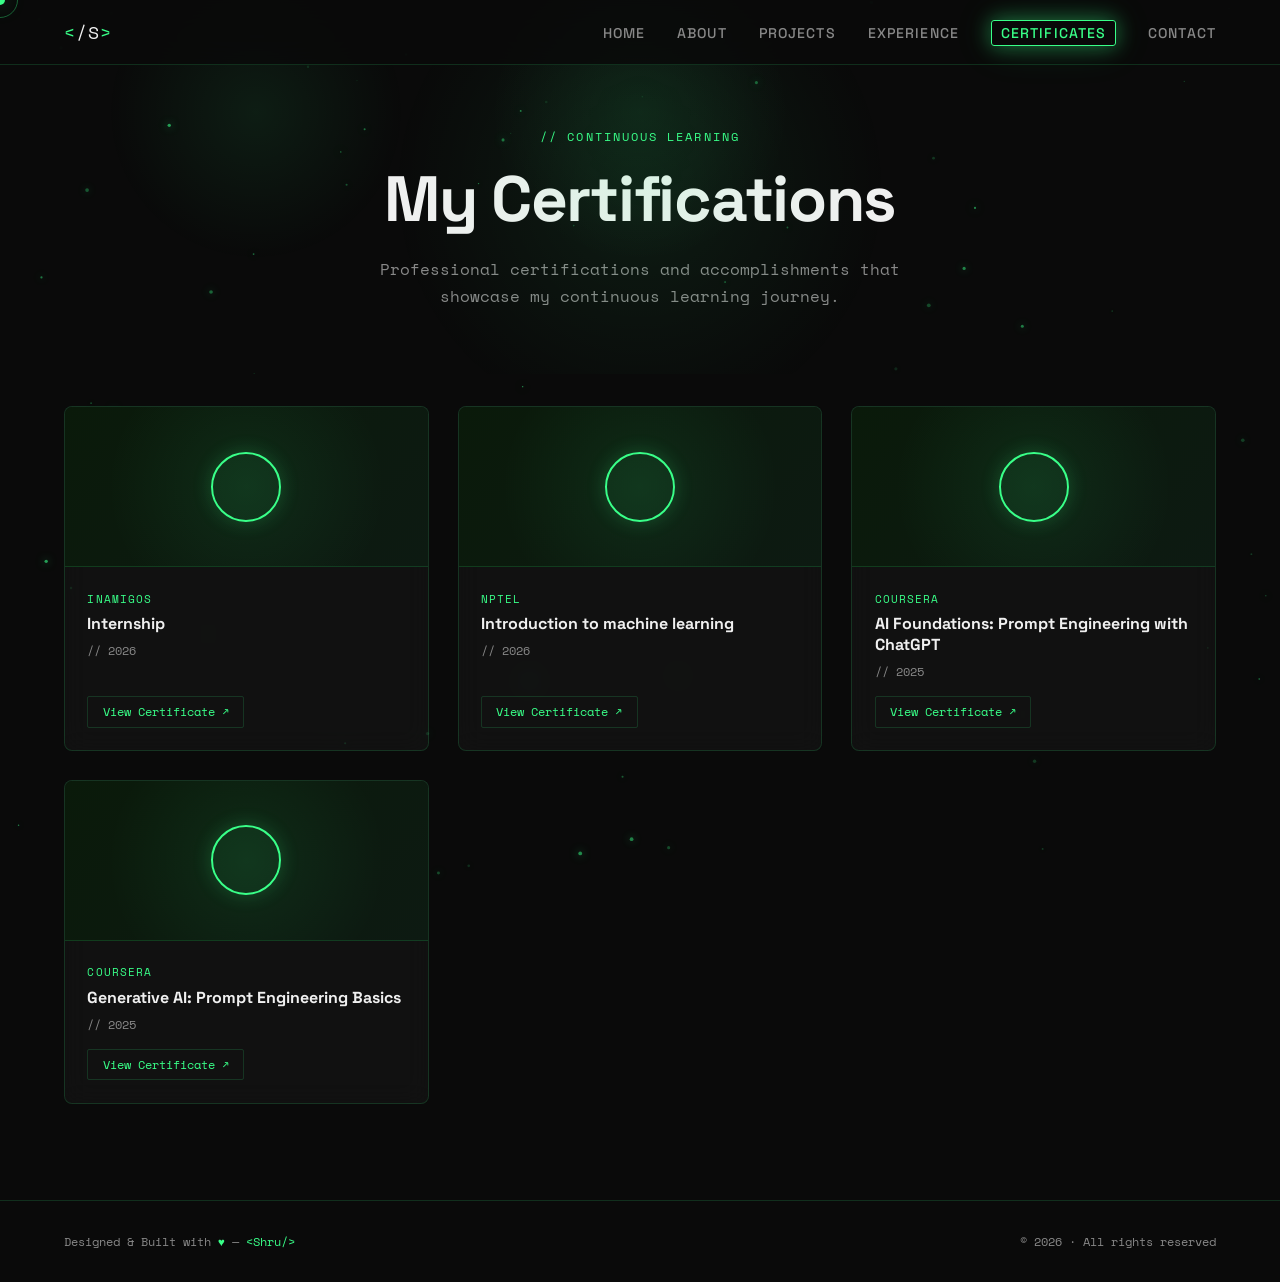
<file: certificates.html>
<!DOCTYPE html>
<html lang="en">
<head>
  <meta charset="UTF-8">
  <meta name="viewport" content="width=device-width, initial-scale=1.0">
  <title>Certificates — Shruti Shreya</title>
  <link href="https://fonts.googleapis.com/css2?family=Space+Grotesk:wght@300;400;500;600;700&family=Space+Mono:wght@400;700&display=swap" rel="stylesheet">
  <link href="https://fonts.googleapis.com/css2?family=JetBrains+Mono:wght@400;700&family=Inter:wght@300;400;600;700&display=swap" rel="stylesheet">
  <style>
/* ── CSS VARIABLES ── */
:root {
  --bg: #0A0A0A;
  --bg2: #111111;
  --bg3: #161616;
  --green: #39FF88;
  --green-dim: rgba(57,255,136,0.12);
  --green-mid: rgba(57,255,136,0.35);
  --green-glow: 0 0 20px rgba(57,255,136,0.4), 0 0 40px rgba(57,255,136,0.15);
  --white: #F0F0F0;
  --gray: #888;
  --border: rgba(57,255,136,0.15);
  --glass: rgba(255,255,255,0.03);
  --font: 'Space Grotesk', sans-serif;
  --mono: 'Space Mono', monospace;
}

*, *::before, *::after { box-sizing: border-box; margin: 0; padding: 0; }
html { scroll-behavior: smooth; }
body {
  background: var(--bg);
  color: var(--white);
  font-family: var(--font);
  overflow-x: hidden;
  cursor: none;
}

/* ── CUSTOM CURSOR ── */
.cursor {
  width: 10px; height: 10px;
  background: var(--green);
  border-radius: 50%;
  position: fixed; top: 0; left: 0;
  pointer-events: none; z-index: 9999;
  transform: translate(-50%,-50%);
  transition: transform .1s, width .2s, height .2s;
  box-shadow: var(--green-glow);
}
.cursor-ring {
  width: 36px; height: 36px;
  border: 1.5px solid var(--green-mid);
  border-radius: 50%;
  position: fixed; top: 0; left: 0;
  pointer-events: none; z-index: 9998;
  transform: translate(-50%,-50%);
  transition: transform .15s ease-out, width .2s, height .2s, opacity .2s;
}

/* ── CANVAS PARTICLES ── */
#particles { position: fixed; inset: 0; pointer-events: none; z-index: 0; }

/* ── NAV ── */
nav {
  position: fixed; top: 0; width: 100%; z-index: 100;
  padding: 1.2rem 4rem;
  display: flex; align-items: center; justify-content: space-between;
  background: rgba(10,10,10,0.85);
  backdrop-filter: blur(16px);
  border-bottom: 1px solid var(--border);
  transition: padding .3s;
}
.nav-logo {
  font-family: var(--mono);
  font-size: 1.1rem;
  color: var(--green);
  letter-spacing: .05em;
  text-decoration: none;
}
.nav-logo span { color: var(--white); }
.nav-links { display: flex; gap: 2rem; list-style: none; }
.nav-links a {
  font-size: .88rem;
  font-weight: 500;
  color: var(--gray);
  text-decoration: none;
  letter-spacing: .08em;
  text-transform: uppercase;
  position: relative;
  transition: color .25s;
  padding-bottom: 4px;
}
.nav-links a::after {
  content: '';
  position: absolute; bottom: -4px; left: 0;
  width: 0; height: 1px;
  background: var(--green);
  transition: width .3s;
  box-shadow: 0 0 8px var(--green);
}
.nav-links a:hover,
.nav-links a.nav-active { color: var(--green); }
.nav-links a:hover::after,
.nav-links a.nav-active::after { width: 100%; }
.nav-links a.nav-active {
  border: 1px solid var(--green);
  border-radius: 3px;
  padding: .2rem .55rem;
  box-shadow: var(--green-glow);
}
.nav-links a.nav-active::after { display: none; }

.hamburger { display: none; flex-direction: column; gap: 5px; cursor: pointer; }
.hamburger span { width: 24px; height: 2px; background: var(--green); display: block; transition: .3s; }

/* ── HERO ── */
#hero {
  min-height: 100vh;
  display: grid; grid-template-columns: 1fr 1fr;
  align-items: center;
  padding: 8rem 4rem 4rem;
  position: relative; overflow: hidden;
}
.hero-left { position: relative; z-index: 2; }
.hero-tag {
  display: inline-flex; align-items: center; gap: .5rem;
  font-family: var(--mono);
  font-size: .75rem;
  color: var(--green);
  border: 1px solid var(--border);
  padding: .35rem .8rem;
  border-radius: 2px;
  margin-bottom: 1.6rem;
  letter-spacing: .1em;
  background: var(--green-dim);
}
.hero-tag::before { content: '▶'; font-size: .6rem; }
.hero-heading {
  font-size: clamp(3rem, 6vw, 5.5rem);
  font-weight: 700;
  line-height: 1.05;
  letter-spacing: -.02em;
  margin-bottom: 1.2rem;
}
.hero-heading .bracket { color: var(--green); font-family: var(--mono); }
.hero-subtitle {
  font-family: var(--mono);
  font-size: clamp(.85rem, 1.5vw, 1rem);
  color: var(--green);
  margin-bottom: 1.4rem;
  min-height: 1.6em;
  letter-spacing: .04em;
}
.hero-bio {
  font-size: 1rem;
  color: #aaa;
  line-height: 1.75;
  max-width: 460px;
  margin-bottom: 2.4rem;
}
.hero-cta { display: flex; gap: 1rem; flex-wrap: wrap; }

/* ── PAGE HERO (for inner pages) ── */
.page-hero {
  min-height: 40vh;
  display: flex; align-items: center; justify-content: center;
  flex-direction: column; text-align: center;
  padding: 8rem 4rem 4rem;
  position: relative; overflow: hidden;
  z-index: 2;
}
.page-hero-glow {
  position: absolute;
  width: 500px; height: 500px;
  background: radial-gradient(circle, rgba(57,255,136,0.08) 0%, transparent 70%);
  border-radius: 50%;
  pointer-events: none;
  top: 50%; left: 50%;
  transform: translate(-50%,-50%);
}
.page-hero h1 {
  font-size: clamp(2.5rem, 5vw, 4rem);
  font-weight: 700;
  letter-spacing: -.02em;
  margin-bottom: 1rem;
}
.page-hero h1 span { color: var(--green); }
.page-hero p {
  font-size: 1rem;
  color: #888;
  max-width: 560px;
  line-height: 1.7;
  font-family: var(--mono);
}

/* ── BUTTONS ── */
.btn {
  padding: .85rem 1.8rem;
  border-radius: 3px;
  font-family: var(--mono);
  font-size: .85rem;
  font-weight: 700;
  letter-spacing: .08em;
  cursor: pointer;
  transition: .25s;
  text-decoration: none;
  display: inline-flex; align-items: center; gap: .5rem;
}
.btn-primary {
  background: var(--green);
  color: #000;
  border: 2px solid var(--green);
  box-shadow: var(--green-glow);
}
.btn-primary:hover {
  background: transparent;
  color: var(--green);
  box-shadow: 0 0 30px rgba(57,255,136,0.6);
}
.btn-outline {
  background: transparent;
  color: var(--green);
  border: 2px solid var(--border);
}
.btn-outline:hover {
  border-color: var(--green);
  box-shadow: var(--green-glow);
}

/* ── HERO RIGHT ── */
.hero-right {
  position: relative; z-index: 2;
  display: flex; justify-content: center; align-items: center;
}
.avatar-wrap { position: relative; width: 280px; height: 280px; }
.avatar-ring {
  width: 280px; height: 280px;
  border-radius: 50%;
  background: var(--green);
  display: flex; align-items: center; justify-content: center;
  box-shadow: 0 0 60px rgba(57,255,136,0.5), 0 0 120px rgba(57,255,136,0.2);
  animation: pulse 3s ease-in-out infinite;
}
@keyframes pulse {
  0%,100% { box-shadow: 0 0 60px rgba(57,255,136,0.5), 0 0 120px rgba(57,255,136,0.2); }
  50%      { box-shadow: 0 0 80px rgba(57,255,136,0.7), 0 0 160px rgba(57,255,136,0.3); }
}
.avatar-face {
  width: 200px; height: 200px;
  background: #1a1a1a;
  border-radius: 50%;
  display: flex; align-items: center; justify-content: center;
  overflow: hidden;
}
.face-svg { width: 160px; height: 160px; }

/* ── SOCIAL RAIL ── */
.social-rail {
  position: absolute;
  left: -80px; top: 50%;
  transform: translateY(-50%);
  display: flex; flex-direction: column; gap: 1rem;
}
.social-item { display: flex; align-items: center; gap: .7rem; }
.social-line {
  width: 50px; height: 1px;
  background: linear-gradient(90deg, transparent, var(--green));
  box-shadow: 0 0 6px var(--green);
}
.social-icon {
  width: 34px; height: 34px;
  border: 1px solid var(--border);
  border-radius: 50%;
  display: flex; align-items: center; justify-content: center;
  background: var(--glass);
  backdrop-filter: blur(8px);
  color: var(--green);
  font-size: .65rem;
  text-decoration: none;
  transition: .25s;
  font-family: var(--mono);
}
.social-icon:hover {
  border-color: var(--green);
  box-shadow: var(--green-glow);
  background: var(--green-dim);
}

/* ── FLOATING TECH BADGES ── */
.float-badge {
  position: absolute;
  font-family: var(--mono);
  font-size: .65rem;
  padding: .3rem .6rem;
  border: 1px solid var(--border);
  background: var(--glass);
  backdrop-filter: blur(6px);
  color: var(--green);
  border-radius: 2px;
  animation: float 4s ease-in-out infinite;
  white-space: nowrap;
}
.float-badge:nth-child(1) { top: -20px; right: 30px; animation-delay: 0s; }
.float-badge:nth-child(2) { bottom: 20px; right: -30px; animation-delay: 1.2s; }
.float-badge:nth-child(3) { top: 60px; right: -60px; animation-delay: 2.4s; }
@keyframes float {
  0%,100% { transform: translateY(0); }
  50%      { transform: translateY(-10px); }
}

/* ── HERO CURVE ── */
.hero-curve {
  position: absolute;
  left: 0; top: 10%;
  pointer-events: none; z-index: 1;
  opacity: .35;
}

/* ── SECTION BASE ── */
section { position: relative; z-index: 2; padding: 6rem 4rem; }
.section-label {
  font-family: var(--mono);
  font-size: .72rem;
  color: var(--green);
  letter-spacing: .18em;
  text-transform: uppercase;
  margin-bottom: .6rem;
}
.section-label::before { content: '// '; }
.section-title {
  font-size: clamp(2rem, 4vw, 3rem);
  font-weight: 700;
  letter-spacing: -.02em;
  margin-bottom: 3.5rem;
  line-height: 1.1;
}
.section-title span { color: var(--green); }

/* ── DIVIDER ── */
.divider {
  height: 1px;
  background: linear-gradient(90deg, transparent, var(--border), transparent);
  margin: 0 4rem;
  position: relative; z-index: 2;
}

/* ── ABOUT ── */
#about { background: var(--bg); }
.about-grid { display: grid; grid-template-columns: 1fr 1fr; gap: 4rem; align-items: center; }
.about-stats { display: grid; grid-template-columns: 1fr 1fr; gap: 1.5rem; }
.stat-card {
  background: var(--glass);
  border: 1px solid var(--border);
  padding: 1.8rem;
  border-radius: 4px;
  backdrop-filter: blur(12px);
  transition: .3s;
}
.stat-card:hover {
  border-color: var(--green);
  box-shadow: var(--green-glow);
  background: var(--green-dim);
}
.stat-num {
  font-size: 2.5rem;
  font-weight: 700;
  color: var(--green);
  font-family: var(--mono);
  line-height: 1;
  margin-bottom: .4rem;
}
.stat-label { font-size: .85rem; color: var(--gray); }
.about-text p { color: #bbb; line-height: 1.8; margin-bottom: 1rem; font-size: .97rem; }

/* ── SKILLS ── */
.sk-root { background: #080B10; padding: 56px 40px; font-family: 'Inter', sans-serif; position: relative; z-index: 2; }
.sk-eyebrow { font-family: 'JetBrains Mono', monospace; font-size: 11px; letter-spacing: 0.18em; color: #39FF88; margin-bottom: 12px; opacity: 0.8; }
.sk-title { font-size: 40px; font-weight: 700; color: #E8EDF2; letter-spacing: -0.03em; margin-bottom: 48px; line-height: 1; }
.sk-title span { color: #39FF88; }
.sk-block { margin-bottom: 36px; }
.sk-cat { font-family: 'JetBrains Mono', monospace; font-size: 10px; letter-spacing: 0.2em; color: #5A6A7E; text-transform: uppercase; margin-bottom: 12px; }
.sk-grid { display: flex; flex-wrap: wrap; gap: 10px; }
.sk-item {
  background: #0E1117;
  border: 1px solid #1E2A38;
  border-radius: 8px;
  padding: 16px 18px 14px;
  min-width: 110px;
  transition: border-color .25s, box-shadow .25s;
}
.sk-item:hover {
  border-color: rgba(57,255,136,0.4);
  box-shadow: 0 0 16px rgba(57,255,136,0.12);
}
.sk-dot { width: 6px; height: 6px; background: #39FF88; border-radius: 50%; margin-bottom: 10px; box-shadow: 0 0 6px #39FF88aa; }
.sk-divider-line { height: 1px; background: #1E2A38; margin-bottom: 10px; }
.sk-name { font-size: 14px; font-weight: 700; color: #39FF88; margin-bottom: 4px; font-family: 'JetBrains Mono', monospace; }
.sk-type { font-family: 'JetBrains Mono', monospace; font-size: 11px; color: #5A6A7E; }

/* ── PROJECTS ── */
#projects { background: var(--bg); }
.projects-grid { display: grid; grid-template-columns: repeat(auto-fill, minmax(320px, 1fr)); gap: 1.8rem; }
.project-card {
  background: #0E1117;
  border: 1px solid #1E2A38;
  border-radius: 8px;
  overflow: hidden;
  display: flex; flex-direction: column;
  transition: .3s;
  position: relative;
}
.project-card::before {
  content: '';
  position: absolute; top: 0; left: 0; right: 0;
  height: 2px;
  background: linear-gradient(90deg, var(--green), #00C6FF);
  transform: scaleX(0);
  transform-origin: left;
  transition: transform .35s ease;
  z-index: 2;
}
.project-card:hover::before { transform: scaleX(1); }
.project-card:hover {
  border-color: rgba(57,255,136,0.3);
  box-shadow: 0 8px 40px rgba(57,255,136,0.1);
  transform: translateY(-5px);
}
.project-thumb {
  background: #0A1A12;
  padding: 28px 28px 20px;
  position: relative;
  min-height: 160px;
  border-bottom: 1px solid #1E2A38;
  overflow: hidden;
}
.project-thumb::after {
  content: '';
  position: absolute; inset: 0;
  background-image:
    linear-gradient(rgba(57,255,136,0.04) 1px, transparent 1px),
    linear-gradient(90deg, rgba(57,255,136,0.04) 1px, transparent 1px);
  background-size: 32px 32px;
  pointer-events: none;
}
.thumb-code {
  font-family: 'JetBrains Mono', monospace;
  font-size: 11px;
  line-height: 1.75;
  color: rgba(57,255,136,0.65);
  white-space: pre;
  overflow: hidden;
  position: relative; z-index: 1;
}
.project-number {
  position: absolute; top: 16px; right: 20px;
  font-family: var(--mono); font-size: .65rem;
  color: #5A6A7E;
}
.project-body { padding: 1.5rem; flex: 1; display: flex; flex-direction: column; }
.project-tags { display: flex; gap: .5rem; flex-wrap: wrap; margin-bottom: .9rem; }
.tag {
  font-family: var(--mono);
  font-size: .65rem;
  color: var(--green);
  border: 1px solid var(--border);
  padding: .2rem .55rem;
  border-radius: 2px;
  background: var(--green-dim);
}
.project-title { font-size: 1.1rem; font-weight: 700; margin-bottom: .6rem; color: var(--white); }
.project-desc { font-size: .87rem; color: #7E8FA3; line-height: 1.65; flex: 1; margin-bottom: 1.2rem; }
.project-links { display: flex; gap: .8rem; }
.project-link {
  font-family: var(--mono);
  font-size: .75rem;
  color: var(--green);
  text-decoration: none;
  border: 1px solid rgba(57,255,136,0.3);
  padding: .4rem .9rem;
  border-radius: 2px;
  transition: .25s;
  display: flex; align-items: center; gap: .4rem;
}
.project-link:hover { border-color: var(--green); box-shadow: var(--green-glow); background: var(--green-dim); }
.project-link.secondary { border-color: var(--border); color: var(--gray); }
.project-link.secondary:hover { color: var(--green); border-color: var(--green); }

/* ── ACHIEVEMENTS ── */
#achievements { background: var(--bg); }
.ach-grid { display: grid; grid-template-columns: repeat(auto-fill, minmax(280px, 1fr)); gap: 1.5rem; }
.ach-card {
  background: var(--glass);
  border: 1px solid var(--border);
  padding: 1.8rem;
  border-radius: 4px;
  backdrop-filter: blur(12px);
  transition: .3s;
  position: relative; overflow: hidden;
}
.ach-card::before {
  content: '';
  position: absolute; top: 0; left: 0;
  width: 3px; height: 100%;
  background: var(--green);
  box-shadow: 0 0 12px var(--green);
}
.ach-card:hover { border-color: var(--green-mid); transform: translateX(4px); }
.ach-title { font-size: 1rem; font-weight: 700; margin-bottom: .4rem; }
.ach-meta { font-family: var(--mono); font-size: .72rem; color: var(--green); margin-bottom: .6rem; }
.ach-desc { font-size: .85rem; color: #999; line-height: 1.6; }

/* ── EDUCATION ── */
#education { background: transparent; }
.edu-grid { display: grid; grid-template-columns: repeat(auto-fit, minmax(300px, 1fr)); gap: 2rem; }
.edu-card {
  position: relative; overflow: hidden;
  background: rgba(255,255,255,0.03);
  backdrop-filter: blur(12px);
  border: 1px solid rgba(255,255,255,0.08);
  border-radius: 18px;
  padding: 2rem;
  transition: all .4s ease;
}
.edu-card::before {
  content: '';
  position: absolute; inset: 0;
  background: radial-gradient(circle at top right, rgba(57,255,20,0.12), transparent 55%);
  opacity: 0; transition: .4s ease;
}
.edu-card:hover::before { opacity: 1; }
.edu-card:hover {
  transform: translateY(-8px);
  background: rgba(57,255,20,0.05);
  border-color: rgba(57,255,20,0.4);
  box-shadow: 0 0 20px rgba(57,255,20,0.15), 0 0 40px rgba(57,255,20,0.08);
}
.edu-card::after {
  content: '';
  position: absolute;
  width: 120px; height: 120px;
  top: -60px; right: -60px;
  background: rgba(57,255,20,0.12);
  border-radius: 50%;
  filter: blur(50px);
  pointer-events: none;
}
.edu-degree { color: #fff; font-size: 1.15rem; font-weight: 700; line-height: 1.5; margin-bottom: .7rem; }
.edu-school { font-family: var(--mono); color: var(--green); font-size: .85rem; letter-spacing: 1px; margin-bottom: .8rem; }
.edu-year {
  display: inline-block;
  padding: .35rem .8rem;
  background: rgba(57,255,20,0.08);
  border: 1px solid rgba(57,255,20,0.2);
  border-radius: 50px;
  color: #bdbdbd; font-size: .8rem;
  margin-bottom: 1rem;
}
.edu-desc { color: #d0d0d0; font-size: .95rem; line-height: 1.8; }

/* ── TIMELINE (Experience) ── */
.timeline { position: relative; padding-left: 2rem; }
.timeline::before {
  content: '';
  position: absolute; left: 0; top: 0; bottom: 0;
  width: 2px;
  background: linear-gradient(180deg, var(--green), transparent);
  box-shadow: 0 0 10px rgba(57,255,136,0.3);
}
.timeline-item {
  position: relative;
  padding: 0 0 3rem 2rem;
}
.timeline-item::before {
  content: '';
  position: absolute; left: -0.45rem; top: .3rem;
  width: 12px; height: 12px;
  border-radius: 50%;
  background: var(--bg);
  border: 2px solid var(--green);
  box-shadow: 0 0 10px var(--green);
  transition: .3s;
}
.timeline-item:hover::before {
  background: var(--green);
  box-shadow: 0 0 20px var(--green);
}
.timeline-date {
  font-family: var(--mono);
  font-size: .72rem;
  color: var(--green);
  letter-spacing: .1em;
  margin-bottom: .4rem;
}
.timeline-card {
  background: var(--glass);
  border: 1px solid var(--border);
  padding: 1.5rem;
  border-radius: 6px;
  backdrop-filter: blur(12px);
  transition: .3s;
}
.timeline-item:hover .timeline-card {
  border-color: var(--green-mid);
  box-shadow: var(--green-glow);
}
.timeline-role { font-size: 1.1rem; font-weight: 700; margin-bottom: .3rem; }
.timeline-org { font-family: var(--mono); font-size: .82rem; color: var(--green); margin-bottom: .8rem; }
.timeline-desc { font-size: .88rem; color: #999; line-height: 1.65; }
.timeline-tags { display: flex; flex-wrap: wrap; gap: .4rem; margin-top: .8rem; }

/* ── CERTIFICATES ── */
.cert-grid { display: grid; grid-template-columns: repeat(auto-fill, minmax(300px, 1fr)); gap: 1.8rem; }
.cert-card {
  background: var(--glass);
  border: 1px solid var(--border);
  border-radius: 8px;
  overflow: hidden;
  backdrop-filter: blur(12px);
  transition: .3s;
  display: flex; flex-direction: column;
}
.cert-card:hover {
  border-color: var(--green);
  box-shadow: 0 8px 40px rgba(57,255,136,0.15);
  transform: translateY(-6px);
}
.cert-img {
  height: 160px;
  background: linear-gradient(135deg, #0a1a0a 0%, #0d1a12 100%);
  display: flex; align-items: center; justify-content: center;
  font-size: 3rem;
  border-bottom: 1px solid var(--border);
  position: relative; overflow: hidden;
}
.cert-img::before {
  content: '';
  position: absolute; inset: 0;
  background: radial-gradient(circle at center, rgba(57,255,136,0.08) 0%, transparent 70%);
}
.cert-badge {
  width: 70px; height: 70px;
  border-radius: 50%;
  border: 2px solid var(--green);
  display: flex; align-items: center; justify-content: center;
  font-size: 2rem;
  background: rgba(57,255,136,0.05);
  box-shadow: 0 0 20px rgba(57,255,136,0.2);
  position: relative; z-index: 1;
}
.cert-body { padding: 1.4rem; flex: 1; display: flex; flex-direction: column; }
.cert-org {
  font-family: var(--mono);
  font-size: .7rem;
  color: var(--green);
  letter-spacing: .1em;
  margin-bottom: .4rem;
  text-transform: uppercase;
}
.cert-title { font-size: 1rem; font-weight: 700; margin-bottom: .5rem; }
.cert-date { font-family: var(--mono); font-size: .72rem; color: var(--gray); margin-bottom: 1rem; }
.cert-view {
  font-family: var(--mono);
  font-size: .75rem;
  color: var(--green);
  text-decoration: none;
  border: 1px solid var(--border);
  padding: .4rem .9rem;
  border-radius: 2px;
  transition: .25s;
  display: inline-flex; align-items: center; gap: .4rem;
  align-self: flex-start;
  margin-top: auto;
}
.cert-view:hover { border-color: var(--green); box-shadow: var(--green-glow); background: var(--green-dim); }

/* ── ABOUT PAGE SIDEBAR ── */
.about-layout { display: grid; grid-template-columns: 300px 1fr; gap: 3rem; align-items: start; }
.sidebar-card {
  background: var(--glass);
  border: 1px solid var(--border);
  border-radius: 12px;
  padding: 2rem;
  backdrop-filter: blur(12px);
  position: sticky; top: 6rem;
  box-shadow: var(--green-glow);
  text-align: center;
}
.sidebar-avatar {
  width: 100px; height: 100px;
  border-radius: 50%;
  background: linear-gradient(135deg, var(--green), #00C6FF);
  display: flex; align-items: center; justify-content: center;
  margin: 0 auto 1rem;
  font-size: 2.5rem;
  box-shadow: 0 0 30px rgba(57,255,136,0.3);
}
.sidebar-name { font-size: 1.2rem; font-weight: 700; margin-bottom: .3rem; }
.sidebar-role { font-family: var(--mono); font-size: .78rem; color: var(--green); margin-bottom: 1.5rem; }
.sidebar-dl {
  display: block;
  font-family: var(--mono);
  font-size: .78rem;
  padding: .6rem 1rem;
  border: 1px solid var(--green);
  color: var(--green);
  text-decoration: none;
  border-radius: 3px;
  margin-bottom: 1.5rem;
  transition: .25s;
}
.sidebar-dl:hover { background: var(--green); color: #000; box-shadow: var(--green-glow); }
.sidebar-info { text-align: left; margin-bottom: 1.2rem; }
.sidebar-info-row {
  display: flex; align-items: flex-start; gap: .7rem;
  margin-bottom: .8rem;
  font-size: .85rem;
}
.sidebar-info-label { font-family: var(--mono); font-size: .7rem; color: var(--green); min-width: 60px; margin-top:.1rem; }
.sidebar-info-val { color: #ccc; line-height: 1.4; }
.sidebar-milestones { text-align: left; margin-bottom: 1.2rem; }
.sidebar-milestones h4 { font-family: var(--mono); font-size: .72rem; color: var(--gray); letter-spacing: .1em; text-transform: uppercase; margin-bottom: .8rem; }
.milestone { display: flex; align-items: center; gap: .6rem; font-size: .82rem; color: #ccc; margin-bottom: .5rem; }
.milestone::before { content: '✓'; color: var(--green); font-size: .75rem; }
.sidebar-links { display: flex; justify-content: center; gap: .6rem; flex-wrap: wrap; }
.sidebar-link {
  width: 36px; height: 36px;
  border: 1px solid var(--border);
  border-radius: 50%;
  display: flex; align-items: center; justify-content: center;
  color: var(--green);
  font-size: .65rem;
  text-decoration: none;
  font-family: var(--mono);
  transition: .25s;
}
.sidebar-link:hover { border-color: var(--green); box-shadow: var(--green-glow); background: var(--green-dim); }

/* ── ABOUT RIGHT CONTENT ── */
.about-content { }
.about-intro-title {
  font-size: clamp(2rem, 4vw, 3rem);
  font-weight: 700;
  margin-bottom: 1rem;
  line-height: 1.1;
}
.about-intro-title span { color: var(--green); }
.about-intro-sub { font-family: var(--mono); font-size: .9rem; color: var(--green); margin-bottom: 1.5rem; }
.about-paras p { color: #bbb; line-height: 1.85; margin-bottom: 1.2rem; font-size: .97rem; }
.about-paras em { color: var(--green); font-style: normal; font-weight: 600; }
.about-skills-section { margin-top: 3rem; }
.about-skills-section h3 { font-size: 1.4rem; font-weight: 700; margin-bottom: 1.5rem; }
.about-skills-section h3 span { color: var(--green); }
.skills-icon-grid { display: grid; grid-template-columns: repeat(auto-fill, minmax(130px, 1fr)); gap: 1rem; }
.skill-icon-card {
  background: var(--glass);
  border: 1px solid var(--border);
  padding: 1.2rem;
  border-radius: 6px;
  text-align: center;
  backdrop-filter: blur(8px);
  transition: .3s; cursor: default;
}
.skill-icon-card:hover {
  border-color: var(--green);
  box-shadow: var(--green-glow);
  background: var(--green-dim);
  transform: translateY(-3px);
}
.skill-icon-emoji { font-size: 1.8rem; margin-bottom: .5rem; }
.skill-icon-name { font-size: .82rem; font-weight: 600; color: var(--white); }
.about-social-section { margin-top: 3rem; }
.about-social-section h3 { font-size: 1.4rem; font-weight: 700; margin-bottom: 1.5rem; }
.about-social-section h3 span { color: var(--green); }
.social-btn-grid { display: flex; flex-wrap: wrap; gap: .8rem; }
.social-btn {
  font-family: var(--mono);
  font-size: .82rem;
  padding: .65rem 1.3rem;
  border: 1px solid var(--border);
  border-radius: 4px;
  color: var(--white);
  text-decoration: none;
  display: flex; align-items: center; gap: .5rem;
  transition: .25s;
  background: var(--glass);
}
.social-btn:hover { border-color: var(--green); color: var(--green); box-shadow: var(--green-glow); background: var(--green-dim); }

/* ── CONTACT PAGE ── */
#contact { background: var(--bg); }
.contact-wrap { display: grid; grid-template-columns: 1fr 1fr; gap: 4rem; align-items: start; }
.contact-info p { color: #aaa; line-height: 1.8; margin-bottom: 2rem; font-size: .97rem; }
.contact-links { display: flex; flex-direction: column; gap: .8rem; }
.contact-link {
  display: flex; align-items: center; gap: .9rem;
  font-family: var(--mono); font-size: .82rem;
  color: var(--gray); text-decoration: none;
  transition: color .25s;
}
.contact-link:hover { color: var(--green); }
.contact-link-icon {
  width: 36px; height: 36px;
  border: 1px solid var(--border); border-radius: 50%;
  display: flex; align-items: center; justify-content: center;
  color: var(--green); font-size: .72rem;
  flex-shrink: 0; transition: .25s;
  font-family: var(--mono);
}
.contact-link:hover .contact-link-icon { border-color: var(--green); box-shadow: var(--green-glow); }
.contact-form { display: flex; flex-direction: column; gap: 1.2rem; }
.form-group { display: flex; flex-direction: column; gap: .4rem; }
.form-label { font-family: var(--mono); font-size: .72rem; color: var(--green); letter-spacing: .1em; }
.form-input, .form-textarea {
  background: var(--glass);
  border: 1px solid var(--border);
  padding: .85rem 1rem;
  border-radius: 3px;
  color: var(--white);
  font-family: var(--font);
  font-size: .9rem;
  transition: .25s;
  outline: none;
  backdrop-filter: blur(8px);
  resize: none;
}
.form-input:focus, .form-textarea:focus {
  border-color: var(--green);
  box-shadow: 0 0 0 3px rgba(57,255,136,0.08);
}
.form-textarea { height: 130px; }

/* ── FOOTER ── */
footer {
  padding: 2rem 4rem;
  border-top: 1px solid var(--border);
  display: flex; align-items: center; justify-content: space-between;
  font-family: var(--mono); font-size: .72rem; color: var(--gray);
  background: var(--bg);
  position: relative; z-index: 2;
}
footer span { color: var(--green); }

/* ── SCROLL REVEAL ── */
.reveal { opacity: 0; transform: translateY(30px); transition: opacity .7s ease, transform .7s ease; }
.reveal.visible { opacity: 1; transform: translateY(0); }

/* ── SCROLLBAR ── */
::-webkit-scrollbar { width: 4px; }
::-webkit-scrollbar-track { background: var(--bg); }
::-webkit-scrollbar-thumb { background: var(--green-mid); border-radius: 2px; }

/* ── RESPONSIVE ── */
@media (max-width: 900px) {
  nav { padding: 1rem 1.5rem; }
  .nav-links { display: none; }
  .nav-links.open {
    display: flex; flex-direction: column;
    position: fixed; inset: 0; top: 56px;
    background: rgba(10,10,10,.98);
    padding: 3rem 2rem; gap: 2rem;
    align-items: center; justify-content: center; z-index: 99;
  }
  .hamburger { display: flex; }
  #hero { grid-template-columns: 1fr; padding: 7rem 1.5rem 3rem; gap: 3rem; }
  .hero-right { order: -1; }
  .avatar-wrap { width: 200px; height: 200px; }
  .avatar-ring { width: 200px; height: 200px; }
  .avatar-face { width: 140px; height: 140px; }
  .social-rail { left: -60px; }
  .social-line { width: 30px; }
  section { padding: 4rem 1.5rem; }
  .divider { margin: 0 1.5rem; }
  .about-grid, .contact-wrap, .about-layout { grid-template-columns: 1fr; gap: 2.5rem; }
  .sidebar-card { position: static; }
  footer { flex-direction: column; gap: .5rem; text-align: center; padding: 1.5rem; }
  .sk-root { padding: 40px 20px; }
  .page-hero { padding: 6rem 1.5rem 3rem; }
}
@media (max-width: 480px) {
  .hero-cta { flex-direction: column; }
  .btn { text-align: center; justify-content: center; }
  .projects-grid { grid-template-columns: 1fr; }
  .cert-grid { grid-template-columns: 1fr; }
}

</style>
</head>
<body>

  <div class="cursor" id="cursor"></div>
  <div class="cursor-ring" id="cursor-ring"></div>
  <canvas id="particles"></canvas>

  <nav id="navbar">
    <a href="index.html" class="nav-logo">&lt;<span>/S</span>&gt;</a>
    <ul class="nav-links" id="navLinks">
      <li><a href="index.html">Home</a></li>
      <li><a href="about.html">About</a></li>
      <li><a href="projects.html">Projects</a></li>
      <li><a href="experience.html">Experience</a></li>
      <li><a href="certificates.html" class="nav-active">Certificates</a></li>
      <li><a href="contact.html">Contact</a></li>
    </ul>
    <div class="hamburger" id="hamburger" onclick="toggleNav()">
      <span></span><span></span><span></span>
    </div>
  </nav>

  <!-- HERO -->
  <div class="page-hero">
    <div class="page-hero-glow"></div>
    <div class="page-hero-glow" style="width:300px;height:300px;top:30%;left:20%;"></div>
    <div class="page-hero-glow" style="width:300px;height:300px;top:30%;right:20%;"></div>
    <div class="section-label" style="margin-bottom:.8rem;">Continuous Learning</div>
    <h1>My Certifications  </h1>
    <p>Professional certifications and accomplishments that showcase my continuous learning journey.</p>
  </div>

  <!-- CERT GRID -->
  <section style="padding: 2rem 4rem 6rem;">
    <div class="cert-grid">

     
      
      <div class="cert-card reveal">
        <div class="cert-img">
          <div class="cert-badge"></div>
        </div>
        <div class="cert-body">
          <div class="cert-org">InAmigos</div>
          <div class="cert-title">Internship</div>
          <div class="cert-date">// 2026</div>
          <a href="https://drive.google.com/file/d/1bhoPenwgwYgFZfwG82vkx7BjIJSwvFpw/view?usp=sharing" class="cert-view">View Certificate ↗</a>
        </div>
      </div>
      <div class="cert-card reveal">
        <div class="cert-img">
          <div class="cert-badge"></div>
        </div>
        <div class="cert-body">
          <div class="cert-org">NPTEL</div>
          <div class="cert-title">Introduction to machine learning</div>
          <div class="cert-date">// 2026</div>
          <a href="https://drive.google.com/file/d/1hR0S42HQ5Wq1CGeClMffLhSLr5MVykpq/view?usp=sharing" class="cert-view">View Certificate ↗</a>
        </div>
      </div>


      <div class="cert-card reveal">
        <div class="cert-img">
          <div class="cert-badge"></div>
        </div>
        <div class="cert-body">
          <div class="cert-org">Coursera</div>
          <div class="cert-title">AI Foundations: Prompt Engineering with ChatGPT</div>
          <div class="cert-date">// 2025</div>
          <a href="https://drive.google.com/file/d/1pKGmBnC4GibEzfEYID9oYUlT0B9adRRr/view?usp=sharing" class="cert-view">View Certificate ↗</a>
        </div>
      </div>

      <div class="cert-card reveal">
        <div class="cert-img">
          <div class="cert-badge"></div>
        </div>
        <div class="cert-body">
          <div class="cert-org">Coursera</div>
          <div class="cert-title">Generative AI: Prompt Engineering Basics</div>
          <div class="cert-date">// 2025</div>
          <a href="https://drive.google.com/file/d/1bNrO_RUxQAAO9_3Nr0LEkr-aWFhAUnln/view?usp=sharing" class="cert-view">View Certificate ↗</a>
        </div>
      </div>

      <!-- <div class="cert-card reveal">
        <div class="cert-img">
          <div class="cert-badge"></div>
        </div>
        <div class="cert-body">
          <div class="cert-org">LinkedIn Learning</div>
          <div class="cert-title">Critical Thinking</div>
          <div class="cert-date">// 2024</div>
          <a href="https://drive.google.com/file/d/1knGjym9cY2SH27KCxBfnv_Xvtcv_TYj_/view?usp=sharing" class="cert-view">View Certificate ↗</a>
        </div>
      </div> -->

    </div>
  </section>

  <footer>
    <div>Designed &amp; Built with <span>♥</span> — <span>&lt;Shru/&gt;</span></div>
    <div>© 2026 · All rights reserved</div>
  </footer>

  <script>
/* ============================================
   PORTFOLIO — main.js (shared across all pages)
   ============================================ */

/* ── CUSTOM CURSOR ── */
const cursor = document.getElementById('cursor');
const ring   = document.getElementById('cursor-ring');
let mx = 0, my = 0, rx = 0, ry = 0;

if (cursor && ring) {
  document.addEventListener('mousemove', e => {
    mx = e.clientX;
    my = e.clientY;
    cursor.style.left = mx + 'px';
    cursor.style.top  = my + 'px';
  });

  (function animRing() {
    rx += (mx - rx) * 0.12;
    ry += (my - ry) * 0.12;
    ring.style.left = rx + 'px';
    ring.style.top  = ry + 'px';
    requestAnimationFrame(animRing);
  })();

  document.querySelectorAll('a, button, .skill-card, .project-card, .stat-card, .ach-card, .edu-card, .cert-card, .sk-item, .timeline-card, .sidebar-card').forEach(el => {
    el.addEventListener('mouseenter', () => {
      cursor.style.transform = 'translate(-50%,-50%) scale(2.5)';
      ring.style.opacity = '0.3';
    });
    el.addEventListener('mouseleave', () => {
      cursor.style.transform = 'translate(-50%,-50%) scale(1)';
      ring.style.opacity = '1';
    });
  });
}

/* ── PARTICLES ── */
const canvas = document.getElementById('particles');
if (canvas) {
  const ctx = canvas.getContext('2d');
  let W, H, pts = [];

  function initCanvas() {
    W = canvas.width  = innerWidth;
    H = canvas.height = innerHeight;
    pts = Array.from({ length: 90 }, () => ({
      x:  Math.random() * W,
      y:  Math.random() * H,
      r:  Math.random() * 1.5 + 0.5,
      vx: (Math.random() - 0.5) * 0.35,
      vy: (Math.random() - 0.5) * 0.35,
      o:  Math.random() * 0.5 + 0.1
    }));
  }

  function drawParticles() {
    ctx.clearRect(0, 0, W, H);
    pts.forEach(p => {
      p.x += p.vx; p.y += p.vy;
      if (p.x < 0) p.x = W;  if (p.x > W) p.x = 0;
      if (p.y < 0) p.y = H;  if (p.y > H) p.y = 0;
      ctx.beginPath();
      ctx.arc(p.x, p.y, p.r, 0, Math.PI * 2);
      ctx.fillStyle   = `rgba(57,255,136,${p.o})`;
      ctx.shadowBlur  = 8;
      ctx.shadowColor = '#39FF88';
      ctx.fill();
    });
    requestAnimationFrame(drawParticles);
  }

  initCanvas();
  drawParticles();
  window.addEventListener('resize', initCanvas);
}

/* ── TYPING EFFECT (index only) ── */
const typingEl = document.getElementById('typing-text');
if (typingEl) {
  const phrases = [
    'Shruti Shreya',
    'Full Stack Developer',
    'Problem Solver',
    'Open Source Enthusiast',
  ];
  let pi = 0, ci = 0, deleting = false;

  function type() {
    const phrase = phrases[pi];
    if (!deleting) {
      typingEl.textContent = phrase.slice(0, ci + 1) + '_';
      ci++;
      if (ci === phrase.length) {
        deleting = true;
        setTimeout(type, 1800);
        return;
      }
    } else {
      typingEl.textContent = phrase.slice(0, ci - 1) + '_';
      ci--;
      if (ci === 0) {
        deleting = false;
        pi = (pi + 1) % phrases.length;
      }
    }
    setTimeout(type, deleting ? 55 : 90);
  }
  type();
}

/* ── SCROLL REVEAL ── */
const revealObserver = new IntersectionObserver(entries => {
  entries.forEach(e => {
    if (e.isIntersecting) e.target.classList.add('visible');
  });
}, { threshold: 0.12 });

document.querySelectorAll('.reveal').forEach(el => revealObserver.observe(el));

/* ── NAV SHRINK ON SCROLL ── */
const navbar = document.getElementById('navbar');
if (navbar) {
  window.addEventListener('scroll', () => {
    navbar.style.padding = scrollY > 60 ? '0.65rem 4rem' : '1.2rem 4rem';
  });
}

/* ── MOBILE HAMBURGER ── */
function toggleNav() {
  const nl = document.getElementById('navLinks');
  if (nl) nl.classList.toggle('open');
}

document.querySelectorAll('.nav-links a').forEach(a =>
  a.addEventListener('click', () => {
    const nl = document.getElementById('navLinks');
    if (nl) nl.classList.remove('open');
  })
);

/* ── CONTACT FORM ── */
function sendMessage(btn) {
  btn.textContent        = 'Sent! ✓';
  btn.style.background   = 'transparent';
  btn.style.color        = 'var(--green)';
  setTimeout(() => {
    btn.textContent      = 'Send Message →';
    btn.style.background = 'var(--green)';
    btn.style.color      = '#000';
  }, 3000);
}

</script>
</body>
</html>
</file>
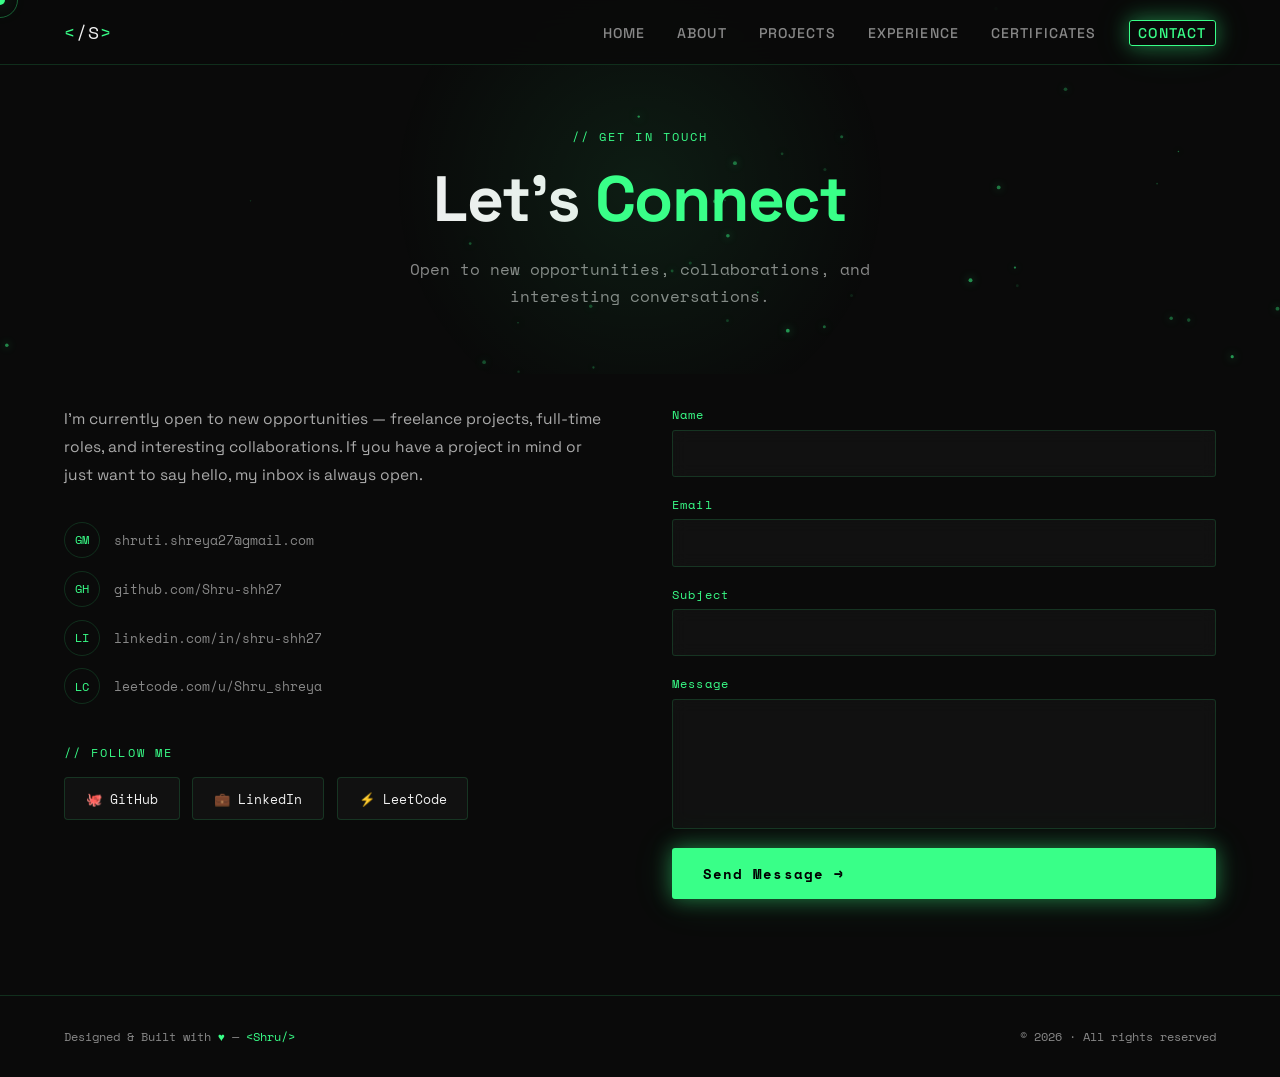
<file: contact.html>
<!DOCTYPE html>
<html lang="en">
<head>
  <meta charset="UTF-8">
  <meta name="viewport" content="width=device-width, initial-scale=1.0">
  <title>Contact — Shruti Shreya</title>
  <link href="https://fonts.googleapis.com/css2?family=Space+Grotesk:wght@300;400;500;600;700&family=Space+Mono:wght@400;700&display=swap" rel="stylesheet">
  <link href="https://fonts.googleapis.com/css2?family=JetBrains+Mono:wght@400;700&family=Inter:wght@300;400;600;700&display=swap" rel="stylesheet">
  <style>
/* ── CSS VARIABLES ── */
:root {
  --bg: #0A0A0A;
  --bg2: #111111;
  --bg3: #161616;
  --green: #39FF88;
  --green-dim: rgba(57,255,136,0.12);
  --green-mid: rgba(57,255,136,0.35);
  --green-glow: 0 0 20px rgba(57,255,136,0.4), 0 0 40px rgba(57,255,136,0.15);
  --white: #F0F0F0;
  --gray: #888;
  --border: rgba(57,255,136,0.15);
  --glass: rgba(255,255,255,0.03);
  --font: 'Space Grotesk', sans-serif;
  --mono: 'Space Mono', monospace;
}

*, *::before, *::after { box-sizing: border-box; margin: 0; padding: 0; }
html { scroll-behavior: smooth; }
body {
  background: var(--bg);
  color: var(--white);
  font-family: var(--font);
  overflow-x: hidden;
  cursor: none;
}

/* ── CUSTOM CURSOR ── */
.cursor {
  width: 10px; height: 10px;
  background: var(--green);
  border-radius: 50%;
  position: fixed; top: 0; left: 0;
  pointer-events: none; z-index: 9999;
  transform: translate(-50%,-50%);
  transition: transform .1s, width .2s, height .2s;
  box-shadow: var(--green-glow);
}
.cursor-ring {
  width: 36px; height: 36px;
  border: 1.5px solid var(--green-mid);
  border-radius: 50%;
  position: fixed; top: 0; left: 0;
  pointer-events: none; z-index: 9998;
  transform: translate(-50%,-50%);
  transition: transform .15s ease-out, width .2s, height .2s, opacity .2s;
}

/* ── CANVAS PARTICLES ── */
#particles { position: fixed; inset: 0; pointer-events: none; z-index: 0; }

/* ── NAV ── */
nav {
  position: fixed; top: 0; width: 100%; z-index: 100;
  padding: 1.2rem 4rem;
  display: flex; align-items: center; justify-content: space-between;
  background: rgba(10,10,10,0.85);
  backdrop-filter: blur(16px);
  border-bottom: 1px solid var(--border);
  transition: padding .3s;
}
.nav-logo {
  font-family: var(--mono);
  font-size: 1.1rem;
  color: var(--green);
  letter-spacing: .05em;
  text-decoration: none;
}
.nav-logo span { color: var(--white); }
.nav-links { display: flex; gap: 2rem; list-style: none; }
.nav-links a {
  font-size: .88rem;
  font-weight: 500;
  color: var(--gray);
  text-decoration: none;
  letter-spacing: .08em;
  text-transform: uppercase;
  position: relative;
  transition: color .25s;
  padding-bottom: 4px;
}
.nav-links a::after {
  content: '';
  position: absolute; bottom: -4px; left: 0;
  width: 0; height: 1px;
  background: var(--green);
  transition: width .3s;
  box-shadow: 0 0 8px var(--green);
}
.nav-links a:hover,
.nav-links a.nav-active { color: var(--green); }
.nav-links a:hover::after,
.nav-links a.nav-active::after { width: 100%; }
.nav-links a.nav-active {
  border: 1px solid var(--green);
  border-radius: 3px;
  padding: .2rem .55rem;
  box-shadow: var(--green-glow);
}
.nav-links a.nav-active::after { display: none; }

.hamburger { display: none; flex-direction: column; gap: 5px; cursor: pointer; }
.hamburger span { width: 24px; height: 2px; background: var(--green); display: block; transition: .3s; }

/* ── HERO ── */
#hero {
  min-height: 100vh;
  display: grid; grid-template-columns: 1fr 1fr;
  align-items: center;
  padding: 8rem 4rem 4rem;
  position: relative; overflow: hidden;
}
.hero-left { position: relative; z-index: 2; }
.hero-tag {
  display: inline-flex; align-items: center; gap: .5rem;
  font-family: var(--mono);
  font-size: .75rem;
  color: var(--green);
  border: 1px solid var(--border);
  padding: .35rem .8rem;
  border-radius: 2px;
  margin-bottom: 1.6rem;
  letter-spacing: .1em;
  background: var(--green-dim);
}
.hero-tag::before { content: '▶'; font-size: .6rem; }
.hero-heading {
  font-size: clamp(3rem, 6vw, 5.5rem);
  font-weight: 700;
  line-height: 1.05;
  letter-spacing: -.02em;
  margin-bottom: 1.2rem;
}
.hero-heading .bracket { color: var(--green); font-family: var(--mono); }
.hero-subtitle {
  font-family: var(--mono);
  font-size: clamp(.85rem, 1.5vw, 1rem);
  color: var(--green);
  margin-bottom: 1.4rem;
  min-height: 1.6em;
  letter-spacing: .04em;
}
.hero-bio {
  font-size: 1rem;
  color: #aaa;
  line-height: 1.75;
  max-width: 460px;
  margin-bottom: 2.4rem;
}
.hero-cta { display: flex; gap: 1rem; flex-wrap: wrap; }

/* ── PAGE HERO (for inner pages) ── */
.page-hero {
  min-height: 40vh;
  display: flex; align-items: center; justify-content: center;
  flex-direction: column; text-align: center;
  padding: 8rem 4rem 4rem;
  position: relative; overflow: hidden;
  z-index: 2;
}
.page-hero-glow {
  position: absolute;
  width: 500px; height: 500px;
  background: radial-gradient(circle, rgba(57,255,136,0.08) 0%, transparent 70%);
  border-radius: 50%;
  pointer-events: none;
  top: 50%; left: 50%;
  transform: translate(-50%,-50%);
}
.page-hero h1 {
  font-size: clamp(2.5rem, 5vw, 4rem);
  font-weight: 700;
  letter-spacing: -.02em;
  margin-bottom: 1rem;
}
.page-hero h1 span { color: var(--green); }
.page-hero p {
  font-size: 1rem;
  color: #888;
  max-width: 560px;
  line-height: 1.7;
  font-family: var(--mono);
}

/* ── BUTTONS ── */
.btn {
  padding: .85rem 1.8rem;
  border-radius: 3px;
  font-family: var(--mono);
  font-size: .85rem;
  font-weight: 700;
  letter-spacing: .08em;
  cursor: pointer;
  transition: .25s;
  text-decoration: none;
  display: inline-flex; align-items: center; gap: .5rem;
}
.btn-primary {
  background: var(--green);
  color: #000;
  border: 2px solid var(--green);
  box-shadow: var(--green-glow);
}
.btn-primary:hover {
  background: transparent;
  color: var(--green);
  box-shadow: 0 0 30px rgba(57,255,136,0.6);
}
.btn-outline {
  background: transparent;
  color: var(--green);
  border: 2px solid var(--border);
}
.btn-outline:hover {
  border-color: var(--green);
  box-shadow: var(--green-glow);
}

/* ── HERO RIGHT ── */
.hero-right {
  position: relative; z-index: 2;
  display: flex; justify-content: center; align-items: center;
}
.avatar-wrap { position: relative; width: 280px; height: 280px; }
.avatar-ring {
  width: 280px; height: 280px;
  border-radius: 50%;
  background: var(--green);
  display: flex; align-items: center; justify-content: center;
  box-shadow: 0 0 60px rgba(57,255,136,0.5), 0 0 120px rgba(57,255,136,0.2);
  animation: pulse 3s ease-in-out infinite;
}
@keyframes pulse {
  0%,100% { box-shadow: 0 0 60px rgba(57,255,136,0.5), 0 0 120px rgba(57,255,136,0.2); }
  50%      { box-shadow: 0 0 80px rgba(57,255,136,0.7), 0 0 160px rgba(57,255,136,0.3); }
}
.avatar-face {
  width: 200px; height: 200px;
  background: #1a1a1a;
  border-radius: 50%;
  display: flex; align-items: center; justify-content: center;
  overflow: hidden;
}
.face-svg { width: 160px; height: 160px; }

/* ── SOCIAL RAIL ── */
.social-rail {
  position: absolute;
  left: -80px; top: 50%;
  transform: translateY(-50%);
  display: flex; flex-direction: column; gap: 1rem;
}
.social-item { display: flex; align-items: center; gap: .7rem; }
.social-line {
  width: 50px; height: 1px;
  background: linear-gradient(90deg, transparent, var(--green));
  box-shadow: 0 0 6px var(--green);
}
.social-icon {
  width: 34px; height: 34px;
  border: 1px solid var(--border);
  border-radius: 50%;
  display: flex; align-items: center; justify-content: center;
  background: var(--glass);
  backdrop-filter: blur(8px);
  color: var(--green);
  font-size: .65rem;
  text-decoration: none;
  transition: .25s;
  font-family: var(--mono);
}
.social-icon:hover {
  border-color: var(--green);
  box-shadow: var(--green-glow);
  background: var(--green-dim);
}

/* ── FLOATING TECH BADGES ── */
.float-badge {
  position: absolute;
  font-family: var(--mono);
  font-size: .65rem;
  padding: .3rem .6rem;
  border: 1px solid var(--border);
  background: var(--glass);
  backdrop-filter: blur(6px);
  color: var(--green);
  border-radius: 2px;
  animation: float 4s ease-in-out infinite;
  white-space: nowrap;
}
.float-badge:nth-child(1) { top: -20px; right: 30px; animation-delay: 0s; }
.float-badge:nth-child(2) { bottom: 20px; right: -30px; animation-delay: 1.2s; }
.float-badge:nth-child(3) { top: 60px; right: -60px; animation-delay: 2.4s; }
@keyframes float {
  0%,100% { transform: translateY(0); }
  50%      { transform: translateY(-10px); }
}

/* ── HERO CURVE ── */
.hero-curve {
  position: absolute;
  left: 0; top: 10%;
  pointer-events: none; z-index: 1;
  opacity: .35;
}

/* ── SECTION BASE ── */
section { position: relative; z-index: 2; padding: 6rem 4rem; }
.section-label {
  font-family: var(--mono);
  font-size: .72rem;
  color: var(--green);
  letter-spacing: .18em;
  text-transform: uppercase;
  margin-bottom: .6rem;
}
.section-label::before { content: '// '; }
.section-title {
  font-size: clamp(2rem, 4vw, 3rem);
  font-weight: 700;
  letter-spacing: -.02em;
  margin-bottom: 3.5rem;
  line-height: 1.1;
}
.section-title span { color: var(--green); }

/* ── DIVIDER ── */
.divider {
  height: 1px;
  background: linear-gradient(90deg, transparent, var(--border), transparent);
  margin: 0 4rem;
  position: relative; z-index: 2;
}

/* ── ABOUT ── */
#about { background: var(--bg); }
.about-grid { display: grid; grid-template-columns: 1fr 1fr; gap: 4rem; align-items: center; }
.about-stats { display: grid; grid-template-columns: 1fr 1fr; gap: 1.5rem; }
.stat-card {
  background: var(--glass);
  border: 1px solid var(--border);
  padding: 1.8rem;
  border-radius: 4px;
  backdrop-filter: blur(12px);
  transition: .3s;
}
.stat-card:hover {
  border-color: var(--green);
  box-shadow: var(--green-glow);
  background: var(--green-dim);
}
.stat-num {
  font-size: 2.5rem;
  font-weight: 700;
  color: var(--green);
  font-family: var(--mono);
  line-height: 1;
  margin-bottom: .4rem;
}
.stat-label { font-size: .85rem; color: var(--gray); }
.about-text p { color: #bbb; line-height: 1.8; margin-bottom: 1rem; font-size: .97rem; }

/* ── SKILLS ── */
.sk-root { background: #080B10; padding: 56px 40px; font-family: 'Inter', sans-serif; position: relative; z-index: 2; }
.sk-eyebrow { font-family: 'JetBrains Mono', monospace; font-size: 11px; letter-spacing: 0.18em; color: #39FF88; margin-bottom: 12px; opacity: 0.8; }
.sk-title { font-size: 40px; font-weight: 700; color: #E8EDF2; letter-spacing: -0.03em; margin-bottom: 48px; line-height: 1; }
.sk-title span { color: #39FF88; }
.sk-block { margin-bottom: 36px; }
.sk-cat { font-family: 'JetBrains Mono', monospace; font-size: 10px; letter-spacing: 0.2em; color: #5A6A7E; text-transform: uppercase; margin-bottom: 12px; }
.sk-grid { display: flex; flex-wrap: wrap; gap: 10px; }
.sk-item {
  background: #0E1117;
  border: 1px solid #1E2A38;
  border-radius: 8px;
  padding: 16px 18px 14px;
  min-width: 110px;
  transition: border-color .25s, box-shadow .25s;
}
.sk-item:hover {
  border-color: rgba(57,255,136,0.4);
  box-shadow: 0 0 16px rgba(57,255,136,0.12);
}
.sk-dot { width: 6px; height: 6px; background: #39FF88; border-radius: 50%; margin-bottom: 10px; box-shadow: 0 0 6px #39FF88aa; }
.sk-divider-line { height: 1px; background: #1E2A38; margin-bottom: 10px; }
.sk-name { font-size: 14px; font-weight: 700; color: #39FF88; margin-bottom: 4px; font-family: 'JetBrains Mono', monospace; }
.sk-type { font-family: 'JetBrains Mono', monospace; font-size: 11px; color: #5A6A7E; }

/* ── PROJECTS ── */
#projects { background: var(--bg); }
.projects-grid { display: grid; grid-template-columns: repeat(auto-fill, minmax(320px, 1fr)); gap: 1.8rem; }
.project-card {
  background: #0E1117;
  border: 1px solid #1E2A38;
  border-radius: 8px;
  overflow: hidden;
  display: flex; flex-direction: column;
  transition: .3s;
  position: relative;
}
.project-card::before {
  content: '';
  position: absolute; top: 0; left: 0; right: 0;
  height: 2px;
  background: linear-gradient(90deg, var(--green), #00C6FF);
  transform: scaleX(0);
  transform-origin: left;
  transition: transform .35s ease;
  z-index: 2;
}
.project-card:hover::before { transform: scaleX(1); }
.project-card:hover {
  border-color: rgba(57,255,136,0.3);
  box-shadow: 0 8px 40px rgba(57,255,136,0.1);
  transform: translateY(-5px);
}
.project-thumb {
  background: #0A1A12;
  padding: 28px 28px 20px;
  position: relative;
  min-height: 160px;
  border-bottom: 1px solid #1E2A38;
  overflow: hidden;
}
.project-thumb::after {
  content: '';
  position: absolute; inset: 0;
  background-image:
    linear-gradient(rgba(57,255,136,0.04) 1px, transparent 1px),
    linear-gradient(90deg, rgba(57,255,136,0.04) 1px, transparent 1px);
  background-size: 32px 32px;
  pointer-events: none;
}
.thumb-code {
  font-family: 'JetBrains Mono', monospace;
  font-size: 11px;
  line-height: 1.75;
  color: rgba(57,255,136,0.65);
  white-space: pre;
  overflow: hidden;
  position: relative; z-index: 1;
}
.project-number {
  position: absolute; top: 16px; right: 20px;
  font-family: var(--mono); font-size: .65rem;
  color: #5A6A7E;
}
.project-body { padding: 1.5rem; flex: 1; display: flex; flex-direction: column; }
.project-tags { display: flex; gap: .5rem; flex-wrap: wrap; margin-bottom: .9rem; }
.tag {
  font-family: var(--mono);
  font-size: .65rem;
  color: var(--green);
  border: 1px solid var(--border);
  padding: .2rem .55rem;
  border-radius: 2px;
  background: var(--green-dim);
}
.project-title { font-size: 1.1rem; font-weight: 700; margin-bottom: .6rem; color: var(--white); }
.project-desc { font-size: .87rem; color: #7E8FA3; line-height: 1.65; flex: 1; margin-bottom: 1.2rem; }
.project-links { display: flex; gap: .8rem; }
.project-link {
  font-family: var(--mono);
  font-size: .75rem;
  color: var(--green);
  text-decoration: none;
  border: 1px solid rgba(57,255,136,0.3);
  padding: .4rem .9rem;
  border-radius: 2px;
  transition: .25s;
  display: flex; align-items: center; gap: .4rem;
}
.project-link:hover { border-color: var(--green); box-shadow: var(--green-glow); background: var(--green-dim); }
.project-link.secondary { border-color: var(--border); color: var(--gray); }
.project-link.secondary:hover { color: var(--green); border-color: var(--green); }

/* ── ACHIEVEMENTS ── */
#achievements { background: var(--bg); }
.ach-grid { display: grid; grid-template-columns: repeat(auto-fill, minmax(280px, 1fr)); gap: 1.5rem; }
.ach-card {
  background: var(--glass);
  border: 1px solid var(--border);
  padding: 1.8rem;
  border-radius: 4px;
  backdrop-filter: blur(12px);
  transition: .3s;
  position: relative; overflow: hidden;
}
.ach-card::before {
  content: '';
  position: absolute; top: 0; left: 0;
  width: 3px; height: 100%;
  background: var(--green);
  box-shadow: 0 0 12px var(--green);
}
.ach-card:hover { border-color: var(--green-mid); transform: translateX(4px); }
.ach-title { font-size: 1rem; font-weight: 700; margin-bottom: .4rem; }
.ach-meta { font-family: var(--mono); font-size: .72rem; color: var(--green); margin-bottom: .6rem; }
.ach-desc { font-size: .85rem; color: #999; line-height: 1.6; }

/* ── EDUCATION ── */
#education { background: transparent; }
.edu-grid { display: grid; grid-template-columns: repeat(auto-fit, minmax(300px, 1fr)); gap: 2rem; }
.edu-card {
  position: relative; overflow: hidden;
  background: rgba(255,255,255,0.03);
  backdrop-filter: blur(12px);
  border: 1px solid rgba(255,255,255,0.08);
  border-radius: 18px;
  padding: 2rem;
  transition: all .4s ease;
}
.edu-card::before {
  content: '';
  position: absolute; inset: 0;
  background: radial-gradient(circle at top right, rgba(57,255,20,0.12), transparent 55%);
  opacity: 0; transition: .4s ease;
}
.edu-card:hover::before { opacity: 1; }
.edu-card:hover {
  transform: translateY(-8px);
  background: rgba(57,255,20,0.05);
  border-color: rgba(57,255,20,0.4);
  box-shadow: 0 0 20px rgba(57,255,20,0.15), 0 0 40px rgba(57,255,20,0.08);
}
.edu-card::after {
  content: '';
  position: absolute;
  width: 120px; height: 120px;
  top: -60px; right: -60px;
  background: rgba(57,255,20,0.12);
  border-radius: 50%;
  filter: blur(50px);
  pointer-events: none;
}
.edu-degree { color: #fff; font-size: 1.15rem; font-weight: 700; line-height: 1.5; margin-bottom: .7rem; }
.edu-school { font-family: var(--mono); color: var(--green); font-size: .85rem; letter-spacing: 1px; margin-bottom: .8rem; }
.edu-year {
  display: inline-block;
  padding: .35rem .8rem;
  background: rgba(57,255,20,0.08);
  border: 1px solid rgba(57,255,20,0.2);
  border-radius: 50px;
  color: #bdbdbd; font-size: .8rem;
  margin-bottom: 1rem;
}
.edu-desc { color: #d0d0d0; font-size: .95rem; line-height: 1.8; }

/* ── TIMELINE (Experience) ── */
.timeline { position: relative; padding-left: 2rem; }
.timeline::before {
  content: '';
  position: absolute; left: 0; top: 0; bottom: 0;
  width: 2px;
  background: linear-gradient(180deg, var(--green), transparent);
  box-shadow: 0 0 10px rgba(57,255,136,0.3);
}
.timeline-item {
  position: relative;
  padding: 0 0 3rem 2rem;
}
.timeline-item::before {
  content: '';
  position: absolute; left: -0.45rem; top: .3rem;
  width: 12px; height: 12px;
  border-radius: 50%;
  background: var(--bg);
  border: 2px solid var(--green);
  box-shadow: 0 0 10px var(--green);
  transition: .3s;
}
.timeline-item:hover::before {
  background: var(--green);
  box-shadow: 0 0 20px var(--green);
}
.timeline-date {
  font-family: var(--mono);
  font-size: .72rem;
  color: var(--green);
  letter-spacing: .1em;
  margin-bottom: .4rem;
}
.timeline-card {
  background: var(--glass);
  border: 1px solid var(--border);
  padding: 1.5rem;
  border-radius: 6px;
  backdrop-filter: blur(12px);
  transition: .3s;
}
.timeline-item:hover .timeline-card {
  border-color: var(--green-mid);
  box-shadow: var(--green-glow);
}
.timeline-role { font-size: 1.1rem; font-weight: 700; margin-bottom: .3rem; }
.timeline-org { font-family: var(--mono); font-size: .82rem; color: var(--green); margin-bottom: .8rem; }
.timeline-desc { font-size: .88rem; color: #999; line-height: 1.65; }
.timeline-tags { display: flex; flex-wrap: wrap; gap: .4rem; margin-top: .8rem; }

/* ── CERTIFICATES ── */
.cert-grid { display: grid; grid-template-columns: repeat(auto-fill, minmax(300px, 1fr)); gap: 1.8rem; }
.cert-card {
  background: var(--glass);
  border: 1px solid var(--border);
  border-radius: 8px;
  overflow: hidden;
  backdrop-filter: blur(12px);
  transition: .3s;
  display: flex; flex-direction: column;
}
.cert-card:hover {
  border-color: var(--green);
  box-shadow: 0 8px 40px rgba(57,255,136,0.15);
  transform: translateY(-6px);
}
.cert-img {
  height: 160px;
  background: linear-gradient(135deg, #0a1a0a 0%, #0d1a12 100%);
  display: flex; align-items: center; justify-content: center;
  font-size: 3rem;
  border-bottom: 1px solid var(--border);
  position: relative; overflow: hidden;
}
.cert-img::before {
  content: '';
  position: absolute; inset: 0;
  background: radial-gradient(circle at center, rgba(57,255,136,0.08) 0%, transparent 70%);
}
.cert-badge {
  width: 70px; height: 70px;
  border-radius: 50%;
  border: 2px solid var(--green);
  display: flex; align-items: center; justify-content: center;
  font-size: 2rem;
  background: rgba(57,255,136,0.05);
  box-shadow: 0 0 20px rgba(57,255,136,0.2);
  position: relative; z-index: 1;
}
.cert-body { padding: 1.4rem; flex: 1; display: flex; flex-direction: column; }
.cert-org {
  font-family: var(--mono);
  font-size: .7rem;
  color: var(--green);
  letter-spacing: .1em;
  margin-bottom: .4rem;
  text-transform: uppercase;
}
.cert-title { font-size: 1rem; font-weight: 700; margin-bottom: .5rem; }
.cert-date { font-family: var(--mono); font-size: .72rem; color: var(--gray); margin-bottom: 1rem; }
.cert-view {
  font-family: var(--mono);
  font-size: .75rem;
  color: var(--green);
  text-decoration: none;
  border: 1px solid var(--border);
  padding: .4rem .9rem;
  border-radius: 2px;
  transition: .25s;
  display: inline-flex; align-items: center; gap: .4rem;
  align-self: flex-start;
  margin-top: auto;
}
.cert-view:hover { border-color: var(--green); box-shadow: var(--green-glow); background: var(--green-dim); }

/* ── ABOUT PAGE SIDEBAR ── */
.about-layout { display: grid; grid-template-columns: 300px 1fr; gap: 3rem; align-items: start; }
.sidebar-card {
  background: var(--glass);
  border: 1px solid var(--border);
  border-radius: 12px;
  padding: 2rem;
  backdrop-filter: blur(12px);
  position: sticky; top: 6rem;
  box-shadow: var(--green-glow);
  text-align: center;
}
.sidebar-avatar {
  width: 100px; height: 100px;
  border-radius: 50%;
  background: linear-gradient(135deg, var(--green), #00C6FF);
  display: flex; align-items: center; justify-content: center;
  margin: 0 auto 1rem;
  font-size: 2.5rem;
  box-shadow: 0 0 30px rgba(57,255,136,0.3);
}
.sidebar-name { font-size: 1.2rem; font-weight: 700; margin-bottom: .3rem; }
.sidebar-role { font-family: var(--mono); font-size: .78rem; color: var(--green); margin-bottom: 1.5rem; }
.sidebar-dl {
  display: block;
  font-family: var(--mono);
  font-size: .78rem;
  padding: .6rem 1rem;
  border: 1px solid var(--green);
  color: var(--green);
  text-decoration: none;
  border-radius: 3px;
  margin-bottom: 1.5rem;
  transition: .25s;
}
.sidebar-dl:hover { background: var(--green); color: #000; box-shadow: var(--green-glow); }
.sidebar-info { text-align: left; margin-bottom: 1.2rem; }
.sidebar-info-row {
  display: flex; align-items: flex-start; gap: .7rem;
  margin-bottom: .8rem;
  font-size: .85rem;
}
.sidebar-info-label { font-family: var(--mono); font-size: .7rem; color: var(--green); min-width: 60px; margin-top:.1rem; }
.sidebar-info-val { color: #ccc; line-height: 1.4; }
.sidebar-milestones { text-align: left; margin-bottom: 1.2rem; }
.sidebar-milestones h4 { font-family: var(--mono); font-size: .72rem; color: var(--gray); letter-spacing: .1em; text-transform: uppercase; margin-bottom: .8rem; }
.milestone { display: flex; align-items: center; gap: .6rem; font-size: .82rem; color: #ccc; margin-bottom: .5rem; }
.milestone::before { content: '✓'; color: var(--green); font-size: .75rem; }
.sidebar-links { display: flex; justify-content: center; gap: .6rem; flex-wrap: wrap; }
.sidebar-link {
  width: 36px; height: 36px;
  border: 1px solid var(--border);
  border-radius: 50%;
  display: flex; align-items: center; justify-content: center;
  color: var(--green);
  font-size: .65rem;
  text-decoration: none;
  font-family: var(--mono);
  transition: .25s;
}
.sidebar-link:hover { border-color: var(--green); box-shadow: var(--green-glow); background: var(--green-dim); }

/* ── ABOUT RIGHT CONTENT ── */
.about-content { }
.about-intro-title {
  font-size: clamp(2rem, 4vw, 3rem);
  font-weight: 700;
  margin-bottom: 1rem;
  line-height: 1.1;
}
.about-intro-title span { color: var(--green); }
.about-intro-sub { font-family: var(--mono); font-size: .9rem; color: var(--green); margin-bottom: 1.5rem; }
.about-paras p { color: #bbb; line-height: 1.85; margin-bottom: 1.2rem; font-size: .97rem; }
.about-paras em { color: var(--green); font-style: normal; font-weight: 600; }
.about-skills-section { margin-top: 3rem; }
.about-skills-section h3 { font-size: 1.4rem; font-weight: 700; margin-bottom: 1.5rem; }
.about-skills-section h3 span { color: var(--green); }
.skills-icon-grid { display: grid; grid-template-columns: repeat(auto-fill, minmax(130px, 1fr)); gap: 1rem; }
.skill-icon-card {
  background: var(--glass);
  border: 1px solid var(--border);
  padding: 1.2rem;
  border-radius: 6px;
  text-align: center;
  backdrop-filter: blur(8px);
  transition: .3s; cursor: default;
}
.skill-icon-card:hover {
  border-color: var(--green);
  box-shadow: var(--green-glow);
  background: var(--green-dim);
  transform: translateY(-3px);
}
.skill-icon-emoji { font-size: 1.8rem; margin-bottom: .5rem; }
.skill-icon-name { font-size: .82rem; font-weight: 600; color: var(--white); }
.about-social-section { margin-top: 3rem; }
.about-social-section h3 { font-size: 1.4rem; font-weight: 700; margin-bottom: 1.5rem; }
.about-social-section h3 span { color: var(--green); }
.social-btn-grid { display: flex; flex-wrap: wrap; gap: .8rem; }
.social-btn {
  font-family: var(--mono);
  font-size: .82rem;
  padding: .65rem 1.3rem;
  border: 1px solid var(--border);
  border-radius: 4px;
  color: var(--white);
  text-decoration: none;
  display: flex; align-items: center; gap: .5rem;
  transition: .25s;
  background: var(--glass);
}
.social-btn:hover { border-color: var(--green); color: var(--green); box-shadow: var(--green-glow); background: var(--green-dim); }

/* ── CONTACT PAGE ── */
#contact { background: var(--bg); }
.contact-wrap { display: grid; grid-template-columns: 1fr 1fr; gap: 4rem; align-items: start; }
.contact-info p { color: #aaa; line-height: 1.8; margin-bottom: 2rem; font-size: .97rem; }
.contact-links { display: flex; flex-direction: column; gap: .8rem; }
.contact-link {
  display: flex; align-items: center; gap: .9rem;
  font-family: var(--mono); font-size: .82rem;
  color: var(--gray); text-decoration: none;
  transition: color .25s;
}
.contact-link:hover { color: var(--green); }
.contact-link-icon {
  width: 36px; height: 36px;
  border: 1px solid var(--border); border-radius: 50%;
  display: flex; align-items: center; justify-content: center;
  color: var(--green); font-size: .72rem;
  flex-shrink: 0; transition: .25s;
  font-family: var(--mono);
}
.contact-link:hover .contact-link-icon { border-color: var(--green); box-shadow: var(--green-glow); }
.contact-form { display: flex; flex-direction: column; gap: 1.2rem; }
.form-group { display: flex; flex-direction: column; gap: .4rem; }
.form-label { font-family: var(--mono); font-size: .72rem; color: var(--green); letter-spacing: .1em; }
.form-input, .form-textarea {
  background: var(--glass);
  border: 1px solid var(--border);
  padding: .85rem 1rem;
  border-radius: 3px;
  color: var(--white);
  font-family: var(--font);
  font-size: .9rem;
  transition: .25s;
  outline: none;
  backdrop-filter: blur(8px);
  resize: none;
}
.form-input:focus, .form-textarea:focus {
  border-color: var(--green);
  box-shadow: 0 0 0 3px rgba(57,255,136,0.08);
}
.form-textarea { height: 130px; }

/* ── FOOTER ── */
footer {
  padding: 2rem 4rem;
  border-top: 1px solid var(--border);
  display: flex; align-items: center; justify-content: space-between;
  font-family: var(--mono); font-size: .72rem; color: var(--gray);
  background: var(--bg);
  position: relative; z-index: 2;
}
footer span { color: var(--green); }

/* ── SCROLL REVEAL ── */
.reveal { opacity: 0; transform: translateY(30px); transition: opacity .7s ease, transform .7s ease; }
.reveal.visible { opacity: 1; transform: translateY(0); }

/* ── SCROLLBAR ── */
::-webkit-scrollbar { width: 4px; }
::-webkit-scrollbar-track { background: var(--bg); }
::-webkit-scrollbar-thumb { background: var(--green-mid); border-radius: 2px; }

/* ── RESPONSIVE ── */
@media (max-width: 900px) {
  nav { padding: 1rem 1.5rem; }
  .nav-links { display: none; }
  .nav-links.open {
    display: flex; flex-direction: column;
    position: fixed; inset: 0; top: 56px;
    background: rgba(10,10,10,.98);
    padding: 3rem 2rem; gap: 2rem;
    align-items: center; justify-content: center; z-index: 99;
  }
  .hamburger { display: flex; }
  #hero { grid-template-columns: 1fr; padding: 7rem 1.5rem 3rem; gap: 3rem; }
  .hero-right { order: -1; }
  .avatar-wrap { width: 200px; height: 200px; }
  .avatar-ring { width: 200px; height: 200px; }
  .avatar-face { width: 140px; height: 140px; }
  .social-rail { left: -60px; }
  .social-line { width: 30px; }
  section { padding: 4rem 1.5rem; }
  .divider { margin: 0 1.5rem; }
  .about-grid, .contact-wrap, .about-layout { grid-template-columns: 1fr; gap: 2.5rem; }
  .sidebar-card { position: static; }
  footer { flex-direction: column; gap: .5rem; text-align: center; padding: 1.5rem; }
  .sk-root { padding: 40px 20px; }
  .page-hero { padding: 6rem 1.5rem 3rem; }
}
@media (max-width: 480px) {
  .hero-cta { flex-direction: column; }
  .btn { text-align: center; justify-content: center; }
  .projects-grid { grid-template-columns: 1fr; }
  .cert-grid { grid-template-columns: 1fr; }
}

</style>
</head>
<body>

  <div class="cursor" id="cursor"></div>
  <div class="cursor-ring" id="cursor-ring"></div>
  <canvas id="particles"></canvas>

  <nav id="navbar">
    <a href="index.html" class="nav-logo">&lt;<span>/S</span>&gt;</a>
    <ul class="nav-links" id="navLinks">
      <li><a href="index.html">Home</a></li>
      <li><a href="about.html">About</a></li>
      <li><a href="projects.html">Projects</a></li>
      <li><a href="experience.html">Experience</a></li>
      <li><a href="certificates.html">Certificates</a></li>
      <li><a href="contact.html" class="nav-active">Contact</a></li>
    </ul>
    <div class="hamburger" id="hamburger" onclick="toggleNav()">
      <span></span><span></span><span></span>
    </div>
  </nav>

  <div class="page-hero">
    <div class="page-hero-glow"></div>
    <div class="section-label" style="margin-bottom:.8rem;">Get In Touch</div>
    <h1>Let's <span>Connect</span></h1>
    <p>Open to new opportunities, collaborations, and interesting conversations.</p>
  </div>

  <section id="contact" style="padding-top: 2rem;">
    <div class="contact-wrap">

      <div class="contact-info reveal">
        <p>I'm currently open to new opportunities — freelance projects, full-time roles, and interesting collaborations. If you have a project in mind or just want to say hello, my inbox is always open.</p>
        <div class="contact-links">
          <a href="mailto:shruti.shreya27@gmail.com" class="contact-link">
            <div class="contact-link-icon">GM</div>
            shruti.shreya27@gmail.com
          </a>
          <a href="https://github.com/Shru-shh27" class="contact-link" target="_blank">
            <div class="contact-link-icon">GH</div>
            github.com/Shru-shh27
          </a>
          <a href="https://www.linkedin.com/in/shru-shh27/" class="contact-link" target="_blank">
            <div class="contact-link-icon">LI</div>
            linkedin.com/in/shru-shh27
          </a>
          <a href="https://leetcode.com/u/Shru_shreya/" class="contact-link" target="_blank">
            <div class="contact-link-icon">LC</div>
            leetcode.com/u/Shru_shreya
          </a>
        </div>

        <!-- Social icons -->
        <div style="margin-top: 2.5rem;">
          <div class="section-label" style="margin-bottom:1rem;">Follow Me</div>
          <div class="social-btn-grid">
            <a href="https://github.com/Shru-shh27" target="_blank" class="social-btn">🐙 GitHub</a>
            <a href="https://www.linkedin.com/in/shru-shh27/" target="_blank" class="social-btn">💼 LinkedIn</a>
            <a href="https://leetcode.com/u/Shru_shreya/" target="_blank" class="social-btn">⚡ LeetCode</a>
          </div>
        </div>
      </div>

      <div class="contact-form reveal">
       <form action="https://formsubmit.co/shruti.shreya27@gmail.com" method="POST" class="contact-form">

    <input type="hidden" name="_subject" value="New Portfolio Contact!">

    <div class="form-group">
        <label class="form-label">Name</label>
        <input class="form-input" type="text" name="Name" required>
    </div>

    <div class="form-group">
        <label class="form-label">Email</label>
        <input class="form-input" type="email" name="Email" required>
    </div>

    <div class="form-group">
        <label class="form-label">Subject</label>
        <input class="form-input" type="text" name="Subject" required>
    </div>

    <div class="form-group">
        <label class="form-label">Message</label>
        <textarea class="form-textarea" name="Message" required></textarea>
    </div>

    <button type="submit" class="btn btn-primary">
        Send Message →
    </button>

</form>
      </div>

    </div>
  </section>

  <footer>
    <div>Designed &amp; Built with <span>♥</span> — <span>&lt;Shru/&gt;</span></div>
    <div>© 2026 · All rights reserved</div>
  </footer>

  <script>
/* ============================================
   PORTFOLIO — main.js (shared across all pages)
   ============================================ */

/* ── CUSTOM CURSOR ── */
const cursor = document.getElementById('cursor');
const ring   = document.getElementById('cursor-ring');
let mx = 0, my = 0, rx = 0, ry = 0;

if (cursor && ring) {
  document.addEventListener('mousemove', e => {
    mx = e.clientX;
    my = e.clientY;
    cursor.style.left = mx + 'px';
    cursor.style.top  = my + 'px';
  });

  (function animRing() {
    rx += (mx - rx) * 0.12;
    ry += (my - ry) * 0.12;
    ring.style.left = rx + 'px';
    ring.style.top  = ry + 'px';
    requestAnimationFrame(animRing);
  })();

  document.querySelectorAll('a, button, .skill-card, .project-card, .stat-card, .ach-card, .edu-card, .cert-card, .sk-item, .timeline-card, .sidebar-card').forEach(el => {
    el.addEventListener('mouseenter', () => {
      cursor.style.transform = 'translate(-50%,-50%) scale(2.5)';
      ring.style.opacity = '0.3';
    });
    el.addEventListener('mouseleave', () => {
      cursor.style.transform = 'translate(-50%,-50%) scale(1)';
      ring.style.opacity = '1';
    });
  });
}

/* ── PARTICLES ── */
const canvas = document.getElementById('particles');
if (canvas) {
  const ctx = canvas.getContext('2d');
  let W, H, pts = [];

  function initCanvas() {
    W = canvas.width  = innerWidth;
    H = canvas.height = innerHeight;
    pts = Array.from({ length: 90 }, () => ({
      x:  Math.random() * W,
      y:  Math.random() * H,
      r:  Math.random() * 1.5 + 0.5,
      vx: (Math.random() - 0.5) * 0.35,
      vy: (Math.random() - 0.5) * 0.35,
      o:  Math.random() * 0.5 + 0.1
    }));
  }

  function drawParticles() {
    ctx.clearRect(0, 0, W, H);
    pts.forEach(p => {
      p.x += p.vx; p.y += p.vy;
      if (p.x < 0) p.x = W;  if (p.x > W) p.x = 0;
      if (p.y < 0) p.y = H;  if (p.y > H) p.y = 0;
      ctx.beginPath();
      ctx.arc(p.x, p.y, p.r, 0, Math.PI * 2);
      ctx.fillStyle   = `rgba(57,255,136,${p.o})`;
      ctx.shadowBlur  = 8;
      ctx.shadowColor = '#39FF88';
      ctx.fill();
    });
    requestAnimationFrame(drawParticles);
  }

  initCanvas();
  drawParticles();
  window.addEventListener('resize', initCanvas);
}

/* ── TYPING EFFECT (index only) ── */
const typingEl = document.getElementById('typing-text');
if (typingEl) {
  const phrases = [
    'Shruti Shreya',
    'Full Stack Developer',
    'Problem Solver',
    'Open Source Enthusiast',
  ];
  let pi = 0, ci = 0, deleting = false;

  function type() {
    const phrase = phrases[pi];
    if (!deleting) {
      typingEl.textContent = phrase.slice(0, ci + 1) + '_';
      ci++;
      if (ci === phrase.length) {
        deleting = true;
        setTimeout(type, 1800);
        return;
      }
    } else {
      typingEl.textContent = phrase.slice(0, ci - 1) + '_';
      ci--;
      if (ci === 0) {
        deleting = false;
        pi = (pi + 1) % phrases.length;
      }
    }
    setTimeout(type, deleting ? 55 : 90);
  }
  type();
}

/* ── SCROLL REVEAL ── */
const revealObserver = new IntersectionObserver(entries => {
  entries.forEach(e => {
    if (e.isIntersecting) e.target.classList.add('visible');
  });
}, { threshold: 0.12 });

document.querySelectorAll('.reveal').forEach(el => revealObserver.observe(el));

/* ── NAV SHRINK ON SCROLL ── */
const navbar = document.getElementById('navbar');
if (navbar) {
  window.addEventListener('scroll', () => {
    navbar.style.padding = scrollY > 60 ? '0.65rem 4rem' : '1.2rem 4rem';
  });
}

/* ── MOBILE HAMBURGER ── */
function toggleNav() {
  const nl = document.getElementById('navLinks');
  if (nl) nl.classList.toggle('open');
}

document.querySelectorAll('.nav-links a').forEach(a =>
  a.addEventListener('click', () => {
    const nl = document.getElementById('navLinks');
    if (nl) nl.classList.remove('open');
  })
);

// /* ── CONTACT FORM ── */
// function sendMessage(btn) {
//   btn.textContent        = 'Sent! ✓';
//   btn.style.background   = 'transparent';
//   btn.style.color        = 'var(--green)';
//   setTimeout(() => {
//     btn.textContent      = 'Send Message →';
//     btn.style.background = 'var(--green)';
//     btn.style.color      = '#000';
//   }, 3000);
// }

</script>
</body>
</html>
</file>
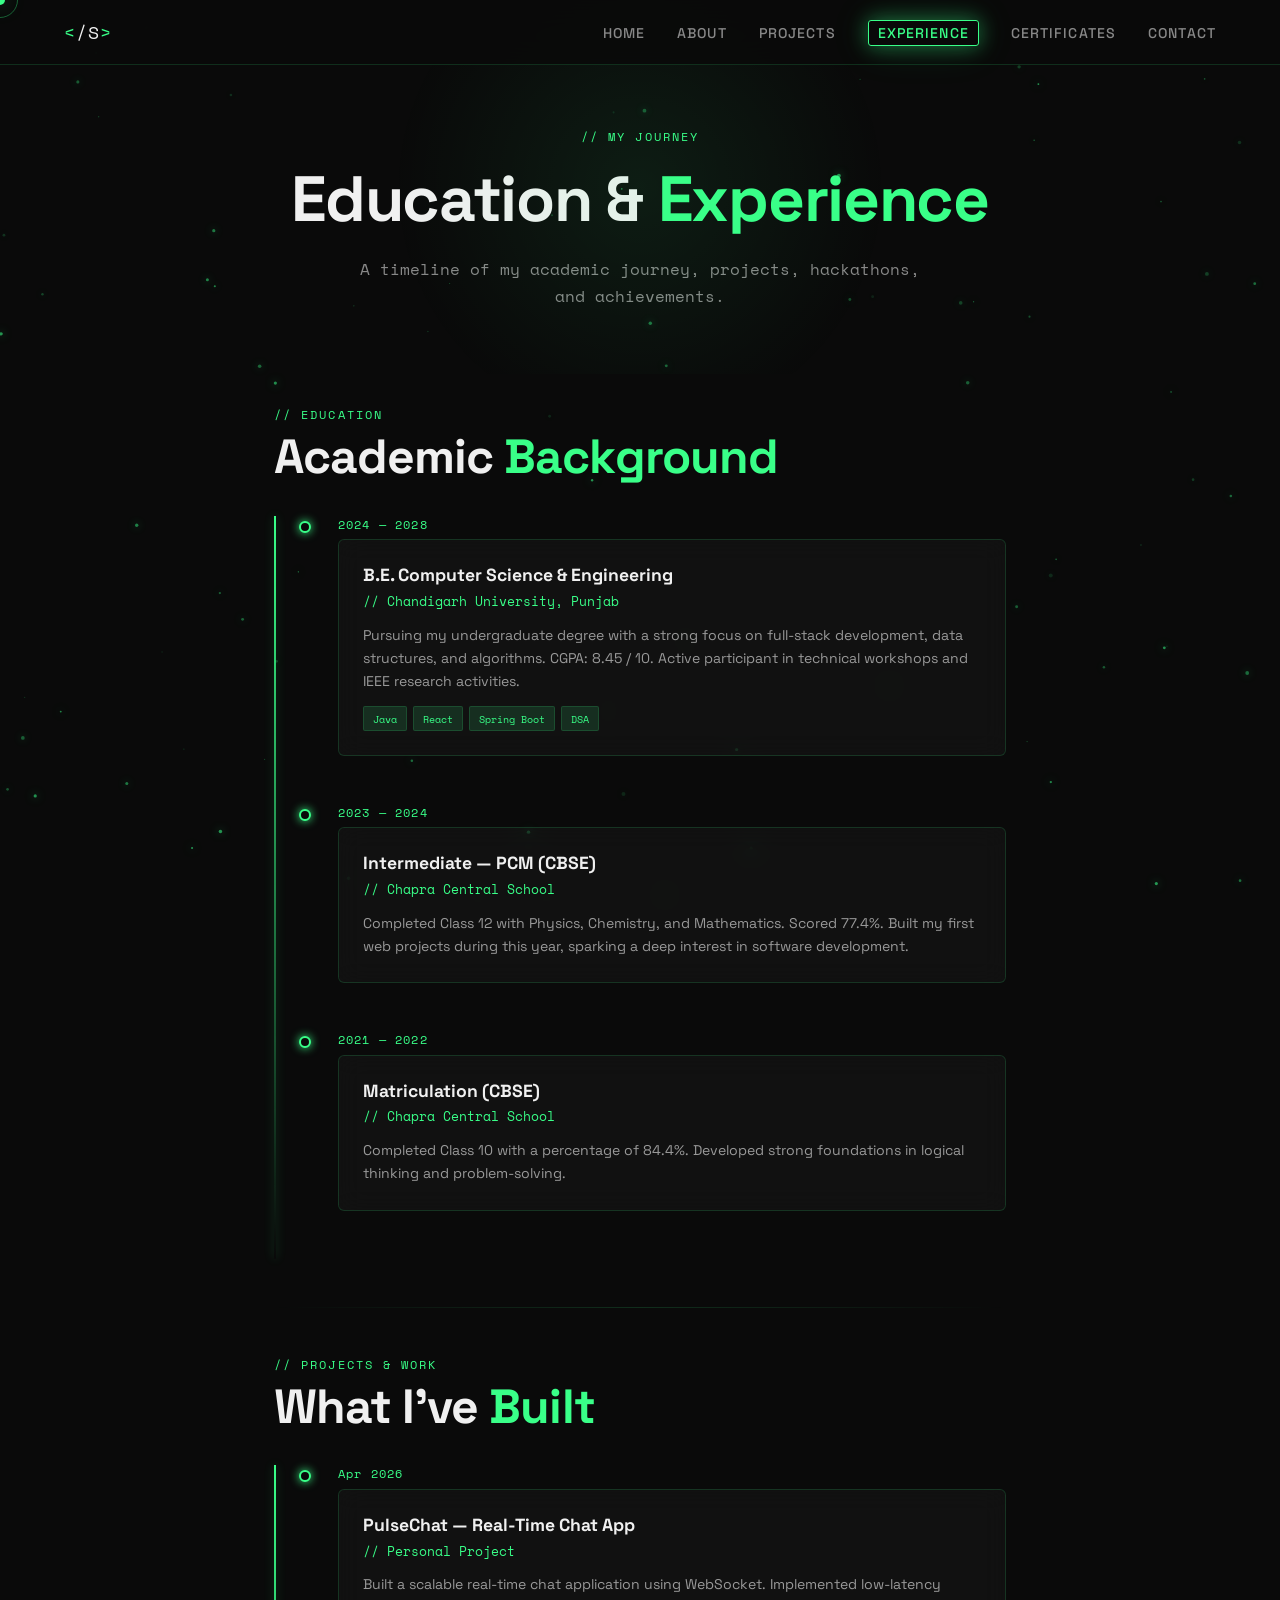
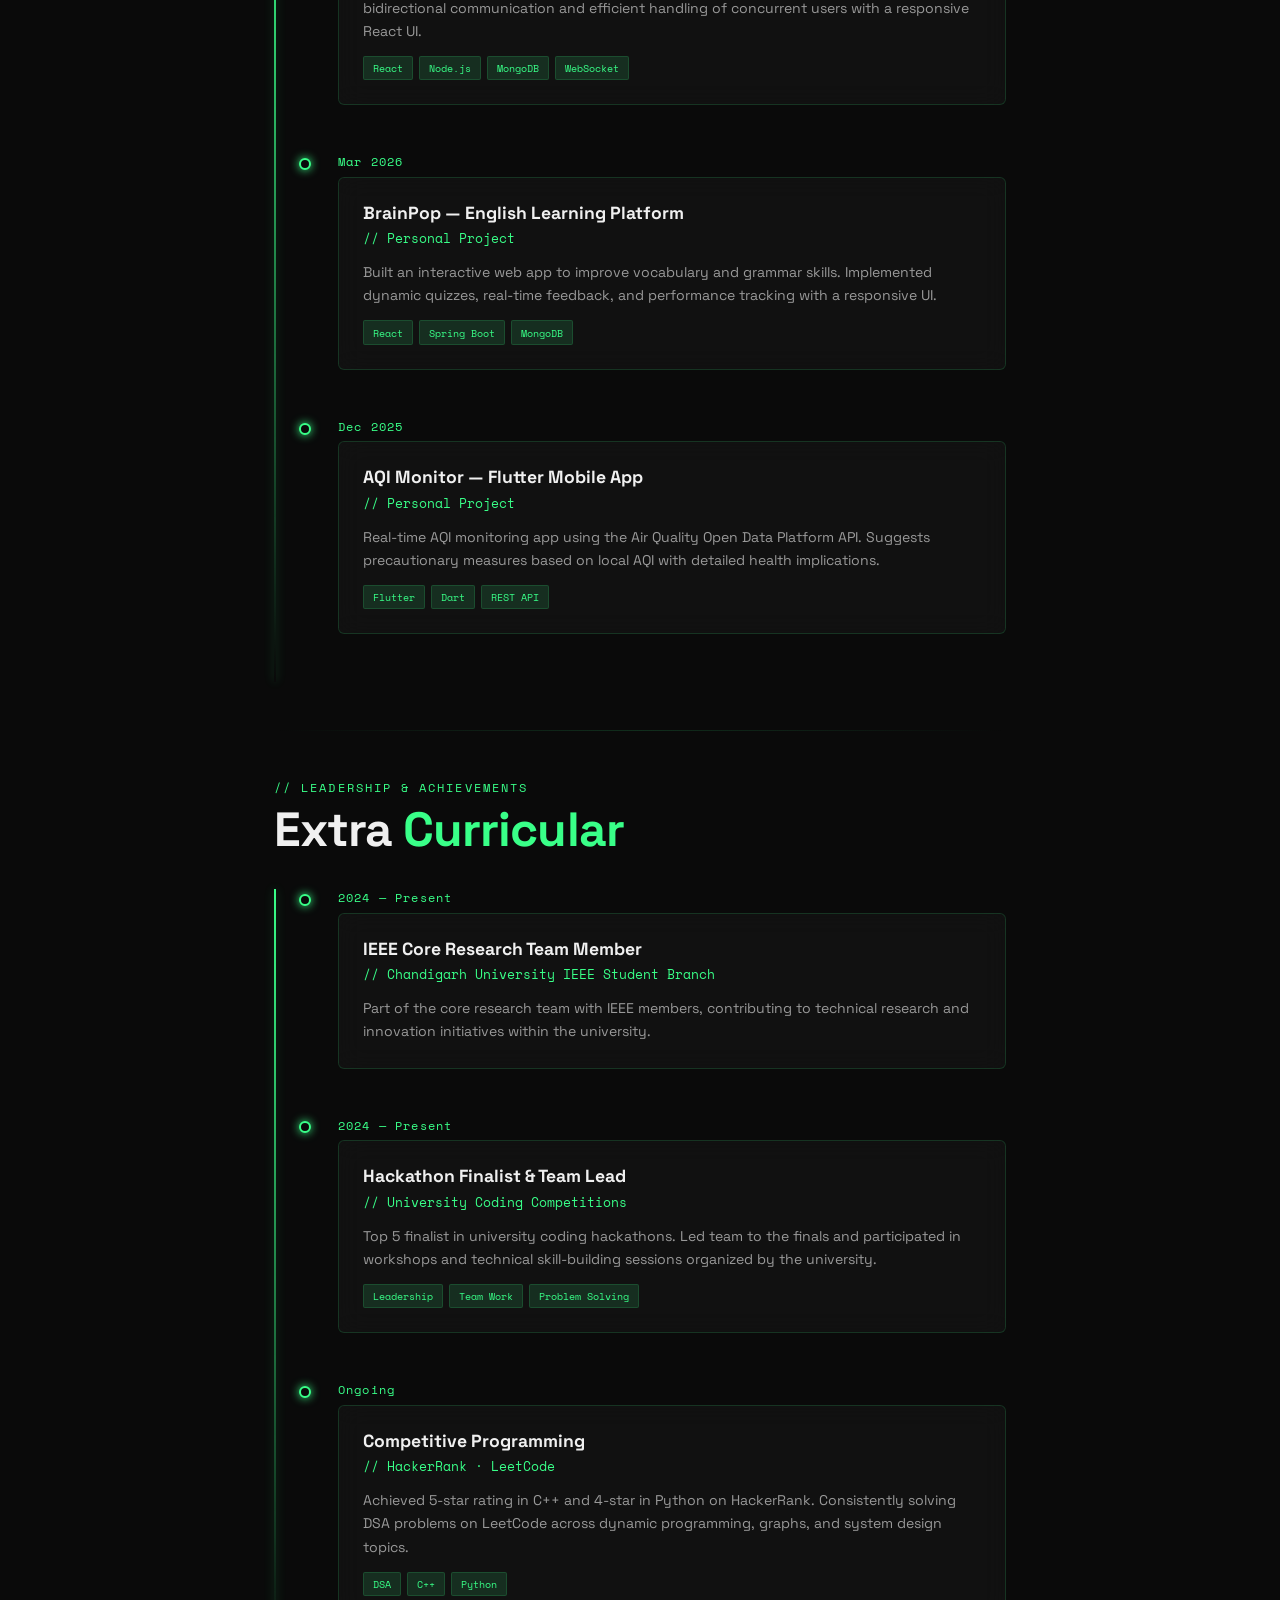
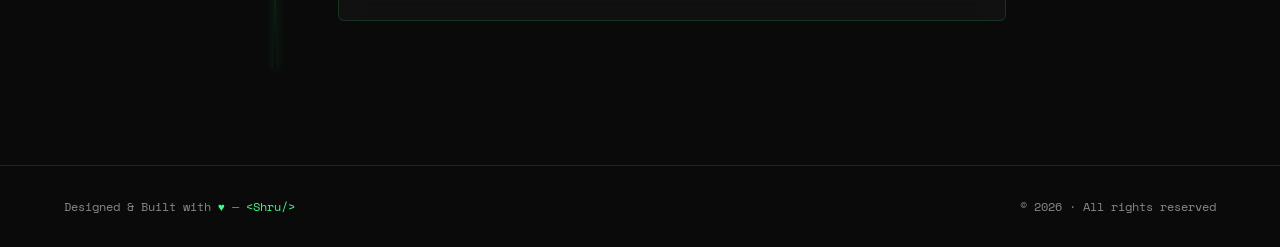
<file: experience.html>
<!DOCTYPE html>
<html lang="en">
<head>
  <meta charset="UTF-8">
  <meta name="viewport" content="width=device-width, initial-scale=1.0">
  <title>Experience — Shruti Shreya</title>
  <link href="https://fonts.googleapis.com/css2?family=Space+Grotesk:wght@300;400;500;600;700&family=Space+Mono:wght@400;700&display=swap" rel="stylesheet">
  <link href="https://fonts.googleapis.com/css2?family=JetBrains+Mono:wght@400;700&family=Inter:wght@300;400;600;700&display=swap" rel="stylesheet">
  <style>
/* ── CSS VARIABLES ── */
:root {
  --bg: #0A0A0A;
  --bg2: #111111;
  --bg3: #161616;
  --green: #39FF88;
  --green-dim: rgba(57,255,136,0.12);
  --green-mid: rgba(57,255,136,0.35);
  --green-glow: 0 0 20px rgba(57,255,136,0.4), 0 0 40px rgba(57,255,136,0.15);
  --white: #F0F0F0;
  --gray: #888;
  --border: rgba(57,255,136,0.15);
  --glass: rgba(255,255,255,0.03);
  --font: 'Space Grotesk', sans-serif;
  --mono: 'Space Mono', monospace;
}

*, *::before, *::after { box-sizing: border-box; margin: 0; padding: 0; }
html { scroll-behavior: smooth; }
body {
  background: var(--bg);
  color: var(--white);
  font-family: var(--font);
  overflow-x: hidden;
  cursor: none;
}

/* ── CUSTOM CURSOR ── */
.cursor {
  width: 10px; height: 10px;
  background: var(--green);
  border-radius: 50%;
  position: fixed; top: 0; left: 0;
  pointer-events: none; z-index: 9999;
  transform: translate(-50%,-50%);
  transition: transform .1s, width .2s, height .2s;
  box-shadow: var(--green-glow);
}
.cursor-ring {
  width: 36px; height: 36px;
  border: 1.5px solid var(--green-mid);
  border-radius: 50%;
  position: fixed; top: 0; left: 0;
  pointer-events: none; z-index: 9998;
  transform: translate(-50%,-50%);
  transition: transform .15s ease-out, width .2s, height .2s, opacity .2s;
}

/* ── CANVAS PARTICLES ── */
#particles { position: fixed; inset: 0; pointer-events: none; z-index: 0; }

/* ── NAV ── */
nav {
  position: fixed; top: 0; width: 100%; z-index: 100;
  padding: 1.2rem 4rem;
  display: flex; align-items: center; justify-content: space-between;
  background: rgba(10,10,10,0.85);
  backdrop-filter: blur(16px);
  border-bottom: 1px solid var(--border);
  transition: padding .3s;
}
.nav-logo {
  font-family: var(--mono);
  font-size: 1.1rem;
  color: var(--green);
  letter-spacing: .05em;
  text-decoration: none;
}
.nav-logo span { color: var(--white); }
.nav-links { display: flex; gap: 2rem; list-style: none; }
.nav-links a {
  font-size: .88rem;
  font-weight: 500;
  color: var(--gray);
  text-decoration: none;
  letter-spacing: .08em;
  text-transform: uppercase;
  position: relative;
  transition: color .25s;
  padding-bottom: 4px;
}
.nav-links a::after {
  content: '';
  position: absolute; bottom: -4px; left: 0;
  width: 0; height: 1px;
  background: var(--green);
  transition: width .3s;
  box-shadow: 0 0 8px var(--green);
}
.nav-links a:hover,
.nav-links a.nav-active { color: var(--green); }
.nav-links a:hover::after,
.nav-links a.nav-active::after { width: 100%; }
.nav-links a.nav-active {
  border: 1px solid var(--green);
  border-radius: 3px;
  padding: .2rem .55rem;
  box-shadow: var(--green-glow);
}
.nav-links a.nav-active::after { display: none; }

.hamburger { display: none; flex-direction: column; gap: 5px; cursor: pointer; }
.hamburger span { width: 24px; height: 2px; background: var(--green); display: block; transition: .3s; }

/* ── HERO ── */
#hero {
  min-height: 100vh;
  display: grid; grid-template-columns: 1fr 1fr;
  align-items: center;
  padding: 8rem 4rem 4rem;
  position: relative; overflow: hidden;
}
.hero-left { position: relative; z-index: 2; }
.hero-tag {
  display: inline-flex; align-items: center; gap: .5rem;
  font-family: var(--mono);
  font-size: .75rem;
  color: var(--green);
  border: 1px solid var(--border);
  padding: .35rem .8rem;
  border-radius: 2px;
  margin-bottom: 1.6rem;
  letter-spacing: .1em;
  background: var(--green-dim);
}
.hero-tag::before { content: '▶'; font-size: .6rem; }
.hero-heading {
  font-size: clamp(3rem, 6vw, 5.5rem);
  font-weight: 700;
  line-height: 1.05;
  letter-spacing: -.02em;
  margin-bottom: 1.2rem;
}
.hero-heading .bracket { color: var(--green); font-family: var(--mono); }
.hero-subtitle {
  font-family: var(--mono);
  font-size: clamp(.85rem, 1.5vw, 1rem);
  color: var(--green);
  margin-bottom: 1.4rem;
  min-height: 1.6em;
  letter-spacing: .04em;
}
.hero-bio {
  font-size: 1rem;
  color: #aaa;
  line-height: 1.75;
  max-width: 460px;
  margin-bottom: 2.4rem;
}
.hero-cta { display: flex; gap: 1rem; flex-wrap: wrap; }

/* ── PAGE HERO (for inner pages) ── */
.page-hero {
  min-height: 40vh;
  display: flex; align-items: center; justify-content: center;
  flex-direction: column; text-align: center;
  padding: 8rem 4rem 4rem;
  position: relative; overflow: hidden;
  z-index: 2;
}
.page-hero-glow {
  position: absolute;
  width: 500px; height: 500px;
  background: radial-gradient(circle, rgba(57,255,136,0.08) 0%, transparent 70%);
  border-radius: 50%;
  pointer-events: none;
  top: 50%; left: 50%;
  transform: translate(-50%,-50%);
}
.page-hero h1 {
  font-size: clamp(2.5rem, 5vw, 4rem);
  font-weight: 700;
  letter-spacing: -.02em;
  margin-bottom: 1rem;
}
.page-hero h1 span { color: var(--green); }
.page-hero p {
  font-size: 1rem;
  color: #888;
  max-width: 560px;
  line-height: 1.7;
  font-family: var(--mono);
}

/* ── BUTTONS ── */
.btn {
  padding: .85rem 1.8rem;
  border-radius: 3px;
  font-family: var(--mono);
  font-size: .85rem;
  font-weight: 700;
  letter-spacing: .08em;
  cursor: pointer;
  transition: .25s;
  text-decoration: none;
  display: inline-flex; align-items: center; gap: .5rem;
}
.btn-primary {
  background: var(--green);
  color: #000;
  border: 2px solid var(--green);
  box-shadow: var(--green-glow);
}
.btn-primary:hover {
  background: transparent;
  color: var(--green);
  box-shadow: 0 0 30px rgba(57,255,136,0.6);
}
.btn-outline {
  background: transparent;
  color: var(--green);
  border: 2px solid var(--border);
}
.btn-outline:hover {
  border-color: var(--green);
  box-shadow: var(--green-glow);
}

/* ── HERO RIGHT ── */
.hero-right {
  position: relative; z-index: 2;
  display: flex; justify-content: center; align-items: center;
}
.avatar-wrap { position: relative; width: 280px; height: 280px; }
.avatar-ring {
  width: 280px; height: 280px;
  border-radius: 50%;
  background: var(--green);
  display: flex; align-items: center; justify-content: center;
  box-shadow: 0 0 60px rgba(57,255,136,0.5), 0 0 120px rgba(57,255,136,0.2);
  animation: pulse 3s ease-in-out infinite;
}
@keyframes pulse {
  0%,100% { box-shadow: 0 0 60px rgba(57,255,136,0.5), 0 0 120px rgba(57,255,136,0.2); }
  50%      { box-shadow: 0 0 80px rgba(57,255,136,0.7), 0 0 160px rgba(57,255,136,0.3); }
}
.avatar-face {
  width: 200px; height: 200px;
  background: #1a1a1a;
  border-radius: 50%;
  display: flex; align-items: center; justify-content: center;
  overflow: hidden;
}
.face-svg { width: 160px; height: 160px; }

/* ── SOCIAL RAIL ── */
.social-rail {
  position: absolute;
  left: -80px; top: 50%;
  transform: translateY(-50%);
  display: flex; flex-direction: column; gap: 1rem;
}
.social-item { display: flex; align-items: center; gap: .7rem; }
.social-line {
  width: 50px; height: 1px;
  background: linear-gradient(90deg, transparent, var(--green));
  box-shadow: 0 0 6px var(--green);
}
.social-icon {
  width: 34px; height: 34px;
  border: 1px solid var(--border);
  border-radius: 50%;
  display: flex; align-items: center; justify-content: center;
  background: var(--glass);
  backdrop-filter: blur(8px);
  color: var(--green);
  font-size: .65rem;
  text-decoration: none;
  transition: .25s;
  font-family: var(--mono);
}
.social-icon:hover {
  border-color: var(--green);
  box-shadow: var(--green-glow);
  background: var(--green-dim);
}

/* ── FLOATING TECH BADGES ── */
.float-badge {
  position: absolute;
  font-family: var(--mono);
  font-size: .65rem;
  padding: .3rem .6rem;
  border: 1px solid var(--border);
  background: var(--glass);
  backdrop-filter: blur(6px);
  color: var(--green);
  border-radius: 2px;
  animation: float 4s ease-in-out infinite;
  white-space: nowrap;
}
.float-badge:nth-child(1) { top: -20px; right: 30px; animation-delay: 0s; }
.float-badge:nth-child(2) { bottom: 20px; right: -30px; animation-delay: 1.2s; }
.float-badge:nth-child(3) { top: 60px; right: -60px; animation-delay: 2.4s; }
@keyframes float {
  0%,100% { transform: translateY(0); }
  50%      { transform: translateY(-10px); }
}

/* ── HERO CURVE ── */
.hero-curve {
  position: absolute;
  left: 0; top: 10%;
  pointer-events: none; z-index: 1;
  opacity: .35;
}

/* ── SECTION BASE ── */
section { position: relative; z-index: 2; padding: 6rem 4rem; }
.section-label {
  font-family: var(--mono);
  font-size: .72rem;
  color: var(--green);
  letter-spacing: .18em;
  text-transform: uppercase;
  margin-bottom: .6rem;
}
.section-label::before { content: '// '; }
.section-title {
  font-size: clamp(2rem, 4vw, 3rem);
  font-weight: 700;
  letter-spacing: -.02em;
  margin-bottom: 3.5rem;
  line-height: 1.1;
}
.section-title span { color: var(--green); }

/* ── DIVIDER ── */
.divider {
  height: 1px;
  background: linear-gradient(90deg, transparent, var(--border), transparent);
  margin: 0 4rem;
  position: relative; z-index: 2;
}

/* ── ABOUT ── */
#about { background: var(--bg); }
.about-grid { display: grid; grid-template-columns: 1fr 1fr; gap: 4rem; align-items: center; }
.about-stats { display: grid; grid-template-columns: 1fr 1fr; gap: 1.5rem; }
.stat-card {
  background: var(--glass);
  border: 1px solid var(--border);
  padding: 1.8rem;
  border-radius: 4px;
  backdrop-filter: blur(12px);
  transition: .3s;
}
.stat-card:hover {
  border-color: var(--green);
  box-shadow: var(--green-glow);
  background: var(--green-dim);
}
.stat-num {
  font-size: 2.5rem;
  font-weight: 700;
  color: var(--green);
  font-family: var(--mono);
  line-height: 1;
  margin-bottom: .4rem;
}
.stat-label { font-size: .85rem; color: var(--gray); }
.about-text p { color: #bbb; line-height: 1.8; margin-bottom: 1rem; font-size: .97rem; }

/* ── SKILLS ── */
.sk-root { background: #080B10; padding: 56px 40px; font-family: 'Inter', sans-serif; position: relative; z-index: 2; }
.sk-eyebrow { font-family: 'JetBrains Mono', monospace; font-size: 11px; letter-spacing: 0.18em; color: #39FF88; margin-bottom: 12px; opacity: 0.8; }
.sk-title { font-size: 40px; font-weight: 700; color: #E8EDF2; letter-spacing: -0.03em; margin-bottom: 48px; line-height: 1; }
.sk-title span { color: #39FF88; }
.sk-block { margin-bottom: 36px; }
.sk-cat { font-family: 'JetBrains Mono', monospace; font-size: 10px; letter-spacing: 0.2em; color: #5A6A7E; text-transform: uppercase; margin-bottom: 12px; }
.sk-grid { display: flex; flex-wrap: wrap; gap: 10px; }
.sk-item {
  background: #0E1117;
  border: 1px solid #1E2A38;
  border-radius: 8px;
  padding: 16px 18px 14px;
  min-width: 110px;
  transition: border-color .25s, box-shadow .25s;
}
.sk-item:hover {
  border-color: rgba(57,255,136,0.4);
  box-shadow: 0 0 16px rgba(57,255,136,0.12);
}
.sk-dot { width: 6px; height: 6px; background: #39FF88; border-radius: 50%; margin-bottom: 10px; box-shadow: 0 0 6px #39FF88aa; }
.sk-divider-line { height: 1px; background: #1E2A38; margin-bottom: 10px; }
.sk-name { font-size: 14px; font-weight: 700; color: #39FF88; margin-bottom: 4px; font-family: 'JetBrains Mono', monospace; }
.sk-type { font-family: 'JetBrains Mono', monospace; font-size: 11px; color: #5A6A7E; }

/* ── PROJECTS ── */
#projects { background: var(--bg); }
.projects-grid { display: grid; grid-template-columns: repeat(auto-fill, minmax(320px, 1fr)); gap: 1.8rem; }
.project-card {
  background: #0E1117;
  border: 1px solid #1E2A38;
  border-radius: 8px;
  overflow: hidden;
  display: flex; flex-direction: column;
  transition: .3s;
  position: relative;
}
.project-card::before {
  content: '';
  position: absolute; top: 0; left: 0; right: 0;
  height: 2px;
  background: linear-gradient(90deg, var(--green), #00C6FF);
  transform: scaleX(0);
  transform-origin: left;
  transition: transform .35s ease;
  z-index: 2;
}
.project-card:hover::before { transform: scaleX(1); }
.project-card:hover {
  border-color: rgba(57,255,136,0.3);
  box-shadow: 0 8px 40px rgba(57,255,136,0.1);
  transform: translateY(-5px);
}
.project-thumb {
  background: #0A1A12;
  padding: 28px 28px 20px;
  position: relative;
  min-height: 160px;
  border-bottom: 1px solid #1E2A38;
  overflow: hidden;
}
.project-thumb::after {
  content: '';
  position: absolute; inset: 0;
  background-image:
    linear-gradient(rgba(57,255,136,0.04) 1px, transparent 1px),
    linear-gradient(90deg, rgba(57,255,136,0.04) 1px, transparent 1px);
  background-size: 32px 32px;
  pointer-events: none;
}
.thumb-code {
  font-family: 'JetBrains Mono', monospace;
  font-size: 11px;
  line-height: 1.75;
  color: rgba(57,255,136,0.65);
  white-space: pre;
  overflow: hidden;
  position: relative; z-index: 1;
}
.project-number {
  position: absolute; top: 16px; right: 20px;
  font-family: var(--mono); font-size: .65rem;
  color: #5A6A7E;
}
.project-body { padding: 1.5rem; flex: 1; display: flex; flex-direction: column; }
.project-tags { display: flex; gap: .5rem; flex-wrap: wrap; margin-bottom: .9rem; }
.tag {
  font-family: var(--mono);
  font-size: .65rem;
  color: var(--green);
  border: 1px solid var(--border);
  padding: .2rem .55rem;
  border-radius: 2px;
  background: var(--green-dim);
}
.project-title { font-size: 1.1rem; font-weight: 700; margin-bottom: .6rem; color: var(--white); }
.project-desc { font-size: .87rem; color: #7E8FA3; line-height: 1.65; flex: 1; margin-bottom: 1.2rem; }
.project-links { display: flex; gap: .8rem; }
.project-link {
  font-family: var(--mono);
  font-size: .75rem;
  color: var(--green);
  text-decoration: none;
  border: 1px solid rgba(57,255,136,0.3);
  padding: .4rem .9rem;
  border-radius: 2px;
  transition: .25s;
  display: flex; align-items: center; gap: .4rem;
}
.project-link:hover { border-color: var(--green); box-shadow: var(--green-glow); background: var(--green-dim); }
.project-link.secondary { border-color: var(--border); color: var(--gray); }
.project-link.secondary:hover { color: var(--green); border-color: var(--green); }

/* ── ACHIEVEMENTS ── */
#achievements { background: var(--bg); }
.ach-grid { display: grid; grid-template-columns: repeat(auto-fill, minmax(280px, 1fr)); gap: 1.5rem; }
.ach-card {
  background: var(--glass);
  border: 1px solid var(--border);
  padding: 1.8rem;
  border-radius: 4px;
  backdrop-filter: blur(12px);
  transition: .3s;
  position: relative; overflow: hidden;
}
.ach-card::before {
  content: '';
  position: absolute; top: 0; left: 0;
  width: 3px; height: 100%;
  background: var(--green);
  box-shadow: 0 0 12px var(--green);
}
.ach-card:hover { border-color: var(--green-mid); transform: translateX(4px); }
.ach-title { font-size: 1rem; font-weight: 700; margin-bottom: .4rem; }
.ach-meta { font-family: var(--mono); font-size: .72rem; color: var(--green); margin-bottom: .6rem; }
.ach-desc { font-size: .85rem; color: #999; line-height: 1.6; }

/* ── EDUCATION ── */
#education { background: transparent; }
.edu-grid { display: grid; grid-template-columns: repeat(auto-fit, minmax(300px, 1fr)); gap: 2rem; }
.edu-card {
  position: relative; overflow: hidden;
  background: rgba(255,255,255,0.03);
  backdrop-filter: blur(12px);
  border: 1px solid rgba(255,255,255,0.08);
  border-radius: 18px;
  padding: 2rem;
  transition: all .4s ease;
}
.edu-card::before {
  content: '';
  position: absolute; inset: 0;
  background: radial-gradient(circle at top right, rgba(57,255,20,0.12), transparent 55%);
  opacity: 0; transition: .4s ease;
}
.edu-card:hover::before { opacity: 1; }
.edu-card:hover {
  transform: translateY(-8px);
  background: rgba(57,255,20,0.05);
  border-color: rgba(57,255,20,0.4);
  box-shadow: 0 0 20px rgba(57,255,20,0.15), 0 0 40px rgba(57,255,20,0.08);
}
.edu-card::after {
  content: '';
  position: absolute;
  width: 120px; height: 120px;
  top: -60px; right: -60px;
  background: rgba(57,255,20,0.12);
  border-radius: 50%;
  filter: blur(50px);
  pointer-events: none;
}
.edu-degree { color: #fff; font-size: 1.15rem; font-weight: 700; line-height: 1.5; margin-bottom: .7rem; }
.edu-school { font-family: var(--mono); color: var(--green); font-size: .85rem; letter-spacing: 1px; margin-bottom: .8rem; }
.edu-year {
  display: inline-block;
  padding: .35rem .8rem;
  background: rgba(57,255,20,0.08);
  border: 1px solid rgba(57,255,20,0.2);
  border-radius: 50px;
  color: #bdbdbd; font-size: .8rem;
  margin-bottom: 1rem;
}
.edu-desc { color: #d0d0d0; font-size: .95rem; line-height: 1.8; }

/* ── TIMELINE (Experience) ── */
.timeline { position: relative; padding-left: 2rem; }
.timeline::before {
  content: '';
  position: absolute; left: 0; top: 0; bottom: 0;
  width: 2px;
  background: linear-gradient(180deg, var(--green), transparent);
  box-shadow: 0 0 10px rgba(57,255,136,0.3);
}
.timeline-item {
  position: relative;
  padding: 0 0 3rem 2rem;
}
.timeline-item::before {
  content: '';
  position: absolute; left: -0.45rem; top: .3rem;
  width: 12px; height: 12px;
  border-radius: 50%;
  background: var(--bg);
  border: 2px solid var(--green);
  box-shadow: 0 0 10px var(--green);
  transition: .3s;
}
.timeline-item:hover::before {
  background: var(--green);
  box-shadow: 0 0 20px var(--green);
}
.timeline-date {
  font-family: var(--mono);
  font-size: .72rem;
  color: var(--green);
  letter-spacing: .1em;
  margin-bottom: .4rem;
}
.timeline-card {
  background: var(--glass);
  border: 1px solid var(--border);
  padding: 1.5rem;
  border-radius: 6px;
  backdrop-filter: blur(12px);
  transition: .3s;
}
.timeline-item:hover .timeline-card {
  border-color: var(--green-mid);
  box-shadow: var(--green-glow);
}
.timeline-role { font-size: 1.1rem; font-weight: 700; margin-bottom: .3rem; }
.timeline-org { font-family: var(--mono); font-size: .82rem; color: var(--green); margin-bottom: .8rem; }
.timeline-desc { font-size: .88rem; color: #999; line-height: 1.65; }
.timeline-tags { display: flex; flex-wrap: wrap; gap: .4rem; margin-top: .8rem; }

/* ── CERTIFICATES ── */
.cert-grid { display: grid; grid-template-columns: repeat(auto-fill, minmax(300px, 1fr)); gap: 1.8rem; }
.cert-card {
  background: var(--glass);
  border: 1px solid var(--border);
  border-radius: 8px;
  overflow: hidden;
  backdrop-filter: blur(12px);
  transition: .3s;
  display: flex; flex-direction: column;
}
.cert-card:hover {
  border-color: var(--green);
  box-shadow: 0 8px 40px rgba(57,255,136,0.15);
  transform: translateY(-6px);
}
.cert-img {
  height: 160px;
  background: linear-gradient(135deg, #0a1a0a 0%, #0d1a12 100%);
  display: flex; align-items: center; justify-content: center;
  font-size: 3rem;
  border-bottom: 1px solid var(--border);
  position: relative; overflow: hidden;
}
.cert-img::before {
  content: '';
  position: absolute; inset: 0;
  background: radial-gradient(circle at center, rgba(57,255,136,0.08) 0%, transparent 70%);
}
.cert-badge {
  width: 70px; height: 70px;
  border-radius: 50%;
  border: 2px solid var(--green);
  display: flex; align-items: center; justify-content: center;
  font-size: 2rem;
  background: rgba(57,255,136,0.05);
  box-shadow: 0 0 20px rgba(57,255,136,0.2);
  position: relative; z-index: 1;
}
.cert-body { padding: 1.4rem; flex: 1; display: flex; flex-direction: column; }
.cert-org {
  font-family: var(--mono);
  font-size: .7rem;
  color: var(--green);
  letter-spacing: .1em;
  margin-bottom: .4rem;
  text-transform: uppercase;
}
.cert-title { font-size: 1rem; font-weight: 700; margin-bottom: .5rem; }
.cert-date { font-family: var(--mono); font-size: .72rem; color: var(--gray); margin-bottom: 1rem; }
.cert-view {
  font-family: var(--mono);
  font-size: .75rem;
  color: var(--green);
  text-decoration: none;
  border: 1px solid var(--border);
  padding: .4rem .9rem;
  border-radius: 2px;
  transition: .25s;
  display: inline-flex; align-items: center; gap: .4rem;
  align-self: flex-start;
  margin-top: auto;
}
.cert-view:hover { border-color: var(--green); box-shadow: var(--green-glow); background: var(--green-dim); }

/* ── ABOUT PAGE SIDEBAR ── */
.about-layout { display: grid; grid-template-columns: 300px 1fr; gap: 3rem; align-items: start; }
.sidebar-card {
  background: var(--glass);
  border: 1px solid var(--border);
  border-radius: 12px;
  padding: 2rem;
  backdrop-filter: blur(12px);
  position: sticky; top: 6rem;
  box-shadow: var(--green-glow);
  text-align: center;
}
.sidebar-avatar {
  width: 100px; height: 100px;
  border-radius: 50%;
  background: linear-gradient(135deg, var(--green), #00C6FF);
  display: flex; align-items: center; justify-content: center;
  margin: 0 auto 1rem;
  font-size: 2.5rem;
  box-shadow: 0 0 30px rgba(57,255,136,0.3);
}
.sidebar-name { font-size: 1.2rem; font-weight: 700; margin-bottom: .3rem; }
.sidebar-role { font-family: var(--mono); font-size: .78rem; color: var(--green); margin-bottom: 1.5rem; }
.sidebar-dl {
  display: block;
  font-family: var(--mono);
  font-size: .78rem;
  padding: .6rem 1rem;
  border: 1px solid var(--green);
  color: var(--green);
  text-decoration: none;
  border-radius: 3px;
  margin-bottom: 1.5rem;
  transition: .25s;
}
.sidebar-dl:hover { background: var(--green); color: #000; box-shadow: var(--green-glow); }
.sidebar-info { text-align: left; margin-bottom: 1.2rem; }
.sidebar-info-row {
  display: flex; align-items: flex-start; gap: .7rem;
  margin-bottom: .8rem;
  font-size: .85rem;
}
.sidebar-info-label { font-family: var(--mono); font-size: .7rem; color: var(--green); min-width: 60px; margin-top:.1rem; }
.sidebar-info-val { color: #ccc; line-height: 1.4; }
.sidebar-milestones { text-align: left; margin-bottom: 1.2rem; }
.sidebar-milestones h4 { font-family: var(--mono); font-size: .72rem; color: var(--gray); letter-spacing: .1em; text-transform: uppercase; margin-bottom: .8rem; }
.milestone { display: flex; align-items: center; gap: .6rem; font-size: .82rem; color: #ccc; margin-bottom: .5rem; }
.milestone::before { content: '✓'; color: var(--green); font-size: .75rem; }
.sidebar-links { display: flex; justify-content: center; gap: .6rem; flex-wrap: wrap; }
.sidebar-link {
  width: 36px; height: 36px;
  border: 1px solid var(--border);
  border-radius: 50%;
  display: flex; align-items: center; justify-content: center;
  color: var(--green);
  font-size: .65rem;
  text-decoration: none;
  font-family: var(--mono);
  transition: .25s;
}
.sidebar-link:hover { border-color: var(--green); box-shadow: var(--green-glow); background: var(--green-dim); }

/* ── ABOUT RIGHT CONTENT ── */
.about-content { }
.about-intro-title {
  font-size: clamp(2rem, 4vw, 3rem);
  font-weight: 700;
  margin-bottom: 1rem;
  line-height: 1.1;
}
.about-intro-title span { color: var(--green); }
.about-intro-sub { font-family: var(--mono); font-size: .9rem; color: var(--green); margin-bottom: 1.5rem; }
.about-paras p { color: #bbb; line-height: 1.85; margin-bottom: 1.2rem; font-size: .97rem; }
.about-paras em { color: var(--green); font-style: normal; font-weight: 600; }
.about-skills-section { margin-top: 3rem; }
.about-skills-section h3 { font-size: 1.4rem; font-weight: 700; margin-bottom: 1.5rem; }
.about-skills-section h3 span { color: var(--green); }
.skills-icon-grid { display: grid; grid-template-columns: repeat(auto-fill, minmax(130px, 1fr)); gap: 1rem; }
.skill-icon-card {
  background: var(--glass);
  border: 1px solid var(--border);
  padding: 1.2rem;
  border-radius: 6px;
  text-align: center;
  backdrop-filter: blur(8px);
  transition: .3s; cursor: default;
}
.skill-icon-card:hover {
  border-color: var(--green);
  box-shadow: var(--green-glow);
  background: var(--green-dim);
  transform: translateY(-3px);
}
.skill-icon-emoji { font-size: 1.8rem; margin-bottom: .5rem; }
.skill-icon-name { font-size: .82rem; font-weight: 600; color: var(--white); }
.about-social-section { margin-top: 3rem; }
.about-social-section h3 { font-size: 1.4rem; font-weight: 700; margin-bottom: 1.5rem; }
.about-social-section h3 span { color: var(--green); }
.social-btn-grid { display: flex; flex-wrap: wrap; gap: .8rem; }
.social-btn {
  font-family: var(--mono);
  font-size: .82rem;
  padding: .65rem 1.3rem;
  border: 1px solid var(--border);
  border-radius: 4px;
  color: var(--white);
  text-decoration: none;
  display: flex; align-items: center; gap: .5rem;
  transition: .25s;
  background: var(--glass);
}
.social-btn:hover { border-color: var(--green); color: var(--green); box-shadow: var(--green-glow); background: var(--green-dim); }

/* ── CONTACT PAGE ── */
#contact { background: var(--bg); }
.contact-wrap { display: grid; grid-template-columns: 1fr 1fr; gap: 4rem; align-items: start; }
.contact-info p { color: #aaa; line-height: 1.8; margin-bottom: 2rem; font-size: .97rem; }
.contact-links { display: flex; flex-direction: column; gap: .8rem; }
.contact-link {
  display: flex; align-items: center; gap: .9rem;
  font-family: var(--mono); font-size: .82rem;
  color: var(--gray); text-decoration: none;
  transition: color .25s;
}
.contact-link:hover { color: var(--green); }
.contact-link-icon {
  width: 36px; height: 36px;
  border: 1px solid var(--border); border-radius: 50%;
  display: flex; align-items: center; justify-content: center;
  color: var(--green); font-size: .72rem;
  flex-shrink: 0; transition: .25s;
  font-family: var(--mono);
}
.contact-link:hover .contact-link-icon { border-color: var(--green); box-shadow: var(--green-glow); }
.contact-form { display: flex; flex-direction: column; gap: 1.2rem; }
.form-group { display: flex; flex-direction: column; gap: .4rem; }
.form-label { font-family: var(--mono); font-size: .72rem; color: var(--green); letter-spacing: .1em; }
.form-input, .form-textarea {
  background: var(--glass);
  border: 1px solid var(--border);
  padding: .85rem 1rem;
  border-radius: 3px;
  color: var(--white);
  font-family: var(--font);
  font-size: .9rem;
  transition: .25s;
  outline: none;
  backdrop-filter: blur(8px);
  resize: none;
}
.form-input:focus, .form-textarea:focus {
  border-color: var(--green);
  box-shadow: 0 0 0 3px rgba(57,255,136,0.08);
}
.form-textarea { height: 130px; }

/* ── FOOTER ── */
footer {
  padding: 2rem 4rem;
  border-top: 1px solid var(--border);
  display: flex; align-items: center; justify-content: space-between;
  font-family: var(--mono); font-size: .72rem; color: var(--gray);
  background: var(--bg);
  position: relative; z-index: 2;
}
footer span { color: var(--green); }

/* ── SCROLL REVEAL ── */
.reveal { opacity: 0; transform: translateY(30px); transition: opacity .7s ease, transform .7s ease; }
.reveal.visible { opacity: 1; transform: translateY(0); }

/* ── SCROLLBAR ── */
::-webkit-scrollbar { width: 4px; }
::-webkit-scrollbar-track { background: var(--bg); }
::-webkit-scrollbar-thumb { background: var(--green-mid); border-radius: 2px; }

/* ── RESPONSIVE ── */
@media (max-width: 900px) {
  nav { padding: 1rem 1.5rem; }
  .nav-links { display: none; }
  .nav-links.open {
    display: flex; flex-direction: column;
    position: fixed; inset: 0; top: 56px;
    background: rgba(10,10,10,.98);
    padding: 3rem 2rem; gap: 2rem;
    align-items: center; justify-content: center; z-index: 99;
  }
  .hamburger { display: flex; }
  #hero { grid-template-columns: 1fr; padding: 7rem 1.5rem 3rem; gap: 3rem; }
  .hero-right { order: -1; }
  .avatar-wrap { width: 200px; height: 200px; }
  .avatar-ring { width: 200px; height: 200px; }
  .avatar-face { width: 140px; height: 140px; }
  .social-rail { left: -60px; }
  .social-line { width: 30px; }
  section { padding: 4rem 1.5rem; }
  .divider { margin: 0 1.5rem; }
  .about-grid, .contact-wrap, .about-layout { grid-template-columns: 1fr; gap: 2.5rem; }
  .sidebar-card { position: static; }
  footer { flex-direction: column; gap: .5rem; text-align: center; padding: 1.5rem; }
  .sk-root { padding: 40px 20px; }
  .page-hero { padding: 6rem 1.5rem 3rem; }
}
@media (max-width: 480px) {
  .hero-cta { flex-direction: column; }
  .btn { text-align: center; justify-content: center; }
  .projects-grid { grid-template-columns: 1fr; }
  .cert-grid { grid-template-columns: 1fr; }
}

</style>
</head>
<body>

  <div class="cursor" id="cursor"></div>
  <div class="cursor-ring" id="cursor-ring"></div>
  <canvas id="particles"></canvas>

  <nav id="navbar">
    <a href="index.html" class="nav-logo">&lt;<span>/S</span>&gt;</a>
    <ul class="nav-links" id="navLinks">
      <li><a href="index.html">Home</a></li>
      <li><a href="about.html">About</a></li>
      <li><a href="projects.html">Projects</a></li>
      <li><a href="experience.html" class="nav-active">Experience</a></li>
      <li><a href="certificates.html">Certificates</a></li>
      <li><a href="contact.html">Contact</a></li>
    </ul>
    <div class="hamburger" id="hamburger" onclick="toggleNav()">
      <span></span><span></span><span></span>
    </div>
  </nav>

  <div class="page-hero">
    <div class="page-hero-glow"></div>
    <div class="section-label" style="margin-bottom:.8rem;">My Journey</div>
    <h1>Education &amp; <span>Experience</span></h1>
    <p>A timeline of my academic journey, projects, hackathons, and achievements.</p>
  </div>

  <section style="padding: 2rem 4rem 6rem; max-width: 860px; margin: 0 auto;">

    <!-- EDUCATION -->
    <div class="section-label reveal" style="margin-bottom:.5rem;">Education</div>
    <h2 class="section-title reveal" style="margin-bottom:2rem;">Academic <span>Background</span></h2>

    <div class="timeline">

      <div class="timeline-item reveal">
        <div class="timeline-date">2024 — 2028</div>
        <div class="timeline-card">
          <div class="timeline-role">B.E. Computer Science &amp; Engineering</div>
          <div class="timeline-org">// Chandigarh University, Punjab</div>
          <div class="timeline-desc">Pursuing my undergraduate degree with a strong focus on full-stack development, data structures, and algorithms. CGPA: 8.45 / 10. Active participant in technical workshops and IEEE research activities.</div>
          <div class="timeline-tags">
            <span class="tag">Java</span><span class="tag">React</span><span class="tag">Spring Boot</span><span class="tag">DSA</span>
          </div>
        </div>
      </div>

      <div class="timeline-item reveal">
        <div class="timeline-date">2023 — 2024</div>
        <div class="timeline-card">
          <div class="timeline-role">Intermediate — PCM (CBSE)</div>
          <div class="timeline-org">// Chapra Central School</div>
          <div class="timeline-desc">Completed Class 12 with Physics, Chemistry, and Mathematics. Scored 77.4%. Built my first web projects during this year, sparking a deep interest in software development.</div>
        </div>
      </div>

      <div class="timeline-item reveal">
        <div class="timeline-date">2021 — 2022</div>
        <div class="timeline-card">
          <div class="timeline-role">Matriculation (CBSE)</div>
          <div class="timeline-org">// Chapra Central School</div>
          <div class="timeline-desc">Completed Class 10 with a percentage of 84.4%. Developed strong foundations in logical thinking and problem-solving.</div>
        </div>
      </div>

    </div>

    <div class="divider" style="margin: 3rem 0;"></div>

    <!-- PROJECTS / EXPERIENCE -->
    <div class="section-label reveal" style="margin-bottom:.5rem;">Projects &amp; Work</div>
    <h2 class="section-title reveal" style="margin-bottom:2rem;">What I've <span>Built</span></h2>

    <div class="timeline">

      <div class="timeline-item reveal">
        <div class="timeline-date">Apr 2026</div>
        <div class="timeline-card">
          <div class="timeline-role">PulseChat — Real-Time Chat App</div>
          <div class="timeline-org">// Personal Project</div>
          <div class="timeline-desc">Built a scalable real-time chat application using WebSocket. Implemented low-latency bidirectional communication and efficient handling of concurrent users with a responsive React UI.</div>
          <div class="timeline-tags">
            <span class="tag">React</span><span class="tag">Node.js</span><span class="tag">MongoDB</span><span class="tag">WebSocket</span>
          </div>
        </div>
      </div>

      <div class="timeline-item reveal">
        <div class="timeline-date">Mar 2026</div>
        <div class="timeline-card">
          <div class="timeline-role">BrainPop — English Learning Platform</div>
          <div class="timeline-org">// Personal Project</div>
          <div class="timeline-desc">Built an interactive web app to improve vocabulary and grammar skills. Implemented dynamic quizzes, real-time feedback, and performance tracking with a responsive UI.</div>
          <div class="timeline-tags">
            <span class="tag">React</span><span class="tag">Spring Boot</span><span class="tag">MongoDB</span>
          </div>
        </div>
      </div>

      <div class="timeline-item reveal">
        <div class="timeline-date">Dec 2025</div>
        <div class="timeline-card">
          <div class="timeline-role">AQI Monitor — Flutter Mobile App</div>
          <div class="timeline-org">// Personal Project</div>
          <div class="timeline-desc">Real-time AQI monitoring app using the Air Quality Open Data Platform API. Suggests precautionary measures based on local AQI with detailed health implications.</div>
          <div class="timeline-tags">
            <span class="tag">Flutter</span><span class="tag">Dart</span><span class="tag">REST API</span>
          </div>
        </div>
      </div>

    </div>

    <div class="divider" style="margin: 3rem 0;"></div>

    <!-- ACHIEVEMENTS & LEADERSHIP -->
    <div class="section-label reveal" style="margin-bottom:.5rem;">Leadership &amp; Achievements</div>
    <h2 class="section-title reveal" style="margin-bottom:2rem;">Extra <span>Curricular</span></h2>

    <div class="timeline">

      <div class="timeline-item reveal">
        <div class="timeline-date">2024 — Present</div>
        <div class="timeline-card">
          <div class="timeline-role">IEEE Core Research Team Member</div>
          <div class="timeline-org">// Chandigarh University IEEE Student Branch</div>
          <div class="timeline-desc">Part of the core research team with IEEE members, contributing to technical research and innovation initiatives within the university.</div>
        </div>
      </div>

      <div class="timeline-item reveal">
        <div class="timeline-date">2024 — Present</div>
        <div class="timeline-card">
          <div class="timeline-role">Hackathon Finalist &amp; Team Lead</div>
          <div class="timeline-org">// University Coding Competitions</div>
          <div class="timeline-desc">Top 5 finalist in university coding hackathons. Led team to the finals and participated in workshops and technical skill-building sessions organized by the university.</div>
          <div class="timeline-tags">
            <span class="tag">Leadership</span><span class="tag">Team Work</span><span class="tag">Problem Solving</span>
          </div>
        </div>
      </div>

      <div class="timeline-item reveal">
        <div class="timeline-date">Ongoing</div>
        <div class="timeline-card">
          <div class="timeline-role">Competitive Programming</div>
          <div class="timeline-org">// HackerRank · LeetCode</div>
          <div class="timeline-desc">Achieved 5-star rating in C++ and 4-star in Python on HackerRank. Consistently solving DSA problems on LeetCode across dynamic programming, graphs, and system design topics.</div>
          <div class="timeline-tags">
            <span class="tag">DSA</span><span class="tag">C++</span><span class="tag">Python</span>
          </div>
        </div>
      </div>

    </div>

  </section>

  <footer>
    <div>Designed &amp; Built with <span>♥</span> — <span>&lt;Shru/&gt;</span></div>
    <div>© 2026 · All rights reserved</div>
  </footer>

  <script>
/* ============================================
   PORTFOLIO — main.js (shared across all pages)
   ============================================ */

/* ── CUSTOM CURSOR ── */
const cursor = document.getElementById('cursor');
const ring   = document.getElementById('cursor-ring');
let mx = 0, my = 0, rx = 0, ry = 0;

if (cursor && ring) {
  document.addEventListener('mousemove', e => {
    mx = e.clientX;
    my = e.clientY;
    cursor.style.left = mx + 'px';
    cursor.style.top  = my + 'px';
  });

  (function animRing() {
    rx += (mx - rx) * 0.12;
    ry += (my - ry) * 0.12;
    ring.style.left = rx + 'px';
    ring.style.top  = ry + 'px';
    requestAnimationFrame(animRing);
  })();

  document.querySelectorAll('a, button, .skill-card, .project-card, .stat-card, .ach-card, .edu-card, .cert-card, .sk-item, .timeline-card, .sidebar-card').forEach(el => {
    el.addEventListener('mouseenter', () => {
      cursor.style.transform = 'translate(-50%,-50%) scale(2.5)';
      ring.style.opacity = '0.3';
    });
    el.addEventListener('mouseleave', () => {
      cursor.style.transform = 'translate(-50%,-50%) scale(1)';
      ring.style.opacity = '1';
    });
  });
}

/* ── PARTICLES ── */
const canvas = document.getElementById('particles');
if (canvas) {
  const ctx = canvas.getContext('2d');
  let W, H, pts = [];

  function initCanvas() {
    W = canvas.width  = innerWidth;
    H = canvas.height = innerHeight;
    pts = Array.from({ length: 90 }, () => ({
      x:  Math.random() * W,
      y:  Math.random() * H,
      r:  Math.random() * 1.5 + 0.5,
      vx: (Math.random() - 0.5) * 0.35,
      vy: (Math.random() - 0.5) * 0.35,
      o:  Math.random() * 0.5 + 0.1
    }));
  }

  function drawParticles() {
    ctx.clearRect(0, 0, W, H);
    pts.forEach(p => {
      p.x += p.vx; p.y += p.vy;
      if (p.x < 0) p.x = W;  if (p.x > W) p.x = 0;
      if (p.y < 0) p.y = H;  if (p.y > H) p.y = 0;
      ctx.beginPath();
      ctx.arc(p.x, p.y, p.r, 0, Math.PI * 2);
      ctx.fillStyle   = `rgba(57,255,136,${p.o})`;
      ctx.shadowBlur  = 8;
      ctx.shadowColor = '#39FF88';
      ctx.fill();
    });
    requestAnimationFrame(drawParticles);
  }

  initCanvas();
  drawParticles();
  window.addEventListener('resize', initCanvas);
}

/* ── TYPING EFFECT (index only) ── */
const typingEl = document.getElementById('typing-text');
if (typingEl) {
  const phrases = [
    'Shruti Shreya',
    'Full Stack Developer',
    'Problem Solver',
    'Open Source Enthusiast',
  ];
  let pi = 0, ci = 0, deleting = false;

  function type() {
    const phrase = phrases[pi];
    if (!deleting) {
      typingEl.textContent = phrase.slice(0, ci + 1) + '_';
      ci++;
      if (ci === phrase.length) {
        deleting = true;
        setTimeout(type, 1800);
        return;
      }
    } else {
      typingEl.textContent = phrase.slice(0, ci - 1) + '_';
      ci--;
      if (ci === 0) {
        deleting = false;
        pi = (pi + 1) % phrases.length;
      }
    }
    setTimeout(type, deleting ? 55 : 90);
  }
  type();
}

/* ── SCROLL REVEAL ── */
const revealObserver = new IntersectionObserver(entries => {
  entries.forEach(e => {
    if (e.isIntersecting) e.target.classList.add('visible');
  });
}, { threshold: 0.12 });

document.querySelectorAll('.reveal').forEach(el => revealObserver.observe(el));

/* ── NAV SHRINK ON SCROLL ── */
const navbar = document.getElementById('navbar');
if (navbar) {
  window.addEventListener('scroll', () => {
    navbar.style.padding = scrollY > 60 ? '0.65rem 4rem' : '1.2rem 4rem';
  });
}

/* ── MOBILE HAMBURGER ── */
function toggleNav() {
  const nl = document.getElementById('navLinks');
  if (nl) nl.classList.toggle('open');
}

document.querySelectorAll('.nav-links a').forEach(a =>
  a.addEventListener('click', () => {
    const nl = document.getElementById('navLinks');
    if (nl) nl.classList.remove('open');
  })
);

/* ── CONTACT FORM ── */
function sendMessage(btn) {
  btn.textContent        = 'Sent! ✓';
  btn.style.background   = 'transparent';
  btn.style.color        = 'var(--green)';
  setTimeout(() => {
    btn.textContent      = 'Send Message →';
    btn.style.background = 'var(--green)';
    btn.style.color      = '#000';
  }, 3000);
}

</script>
</body>
</html>
</file>
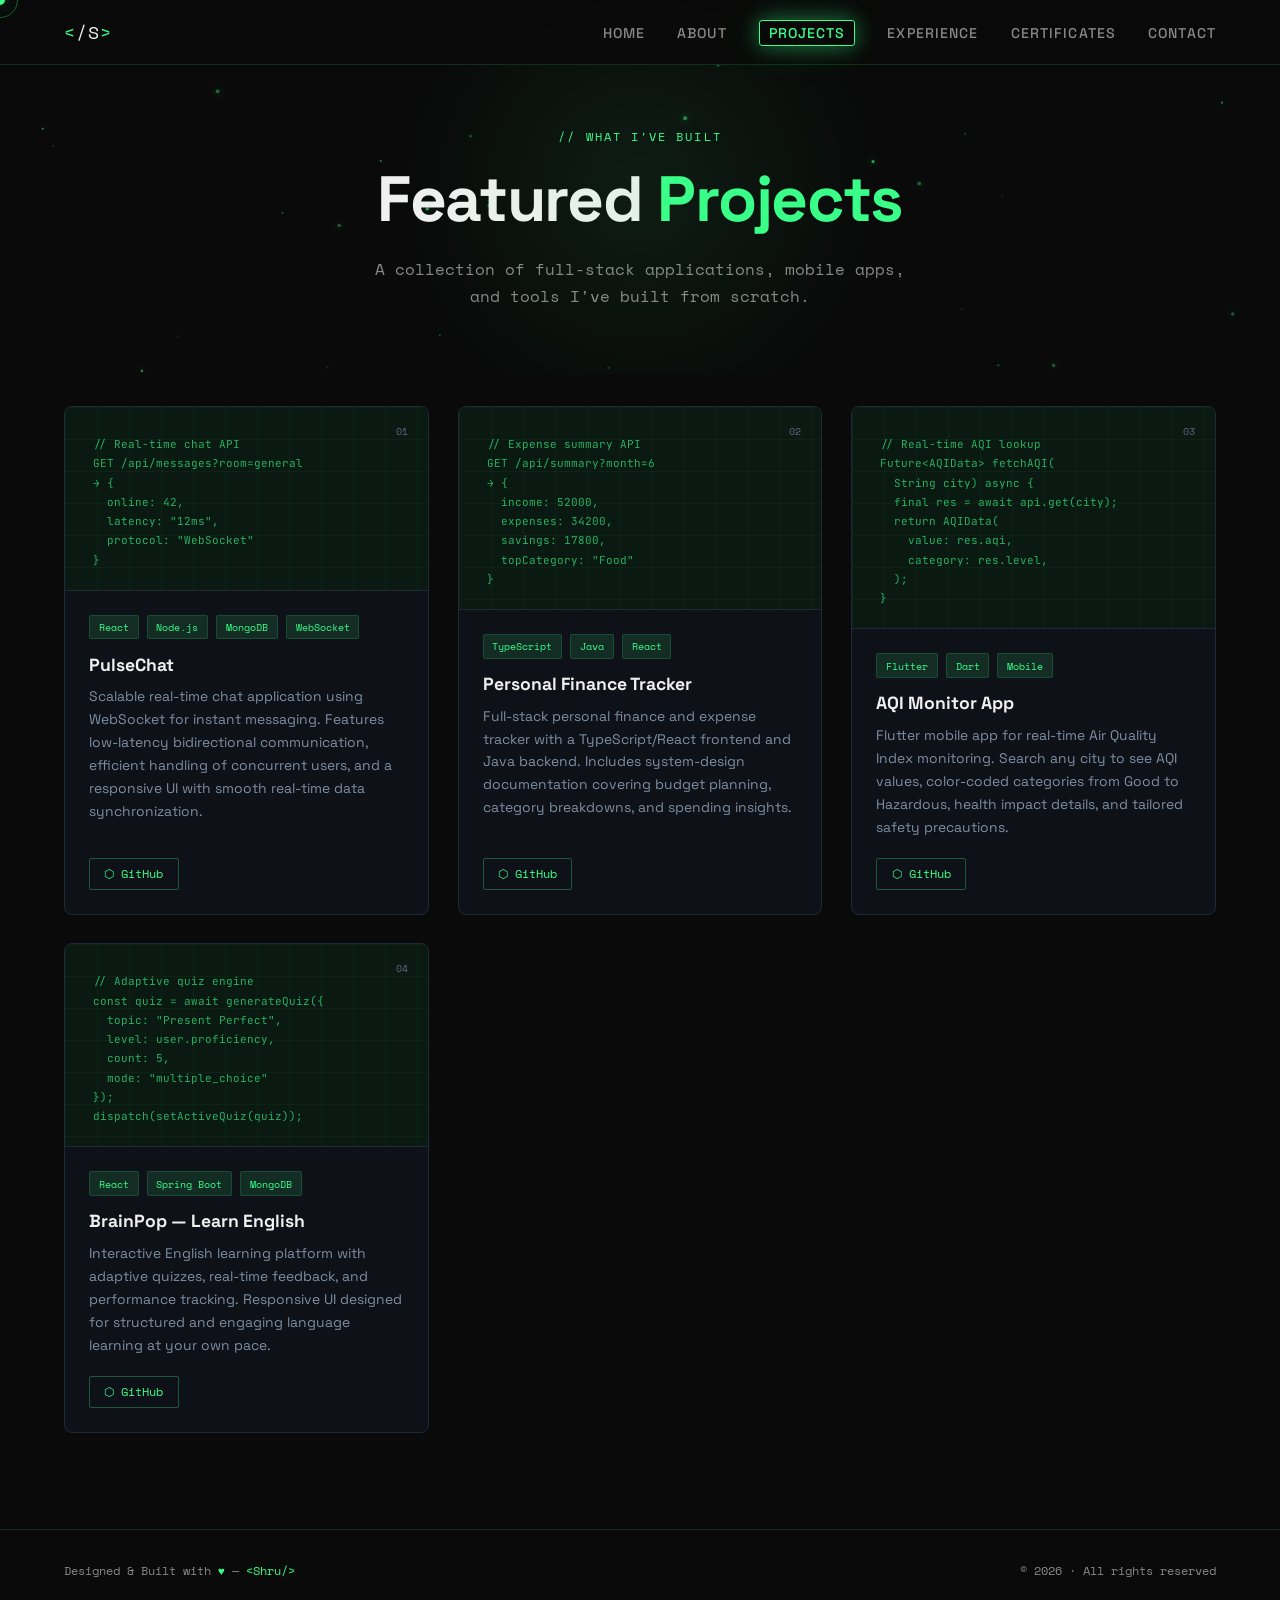
<file: projects.html>
<!DOCTYPE html>
<html lang="en">
<head>
  <meta charset="UTF-8">
  <meta name="viewport" content="width=device-width, initial-scale=1.0">
  <title>Projects — Shruti Shreya</title>
  <link href="https://fonts.googleapis.com/css2?family=Space+Grotesk:wght@300;400;500;600;700&family=Space+Mono:wght@400;700&display=swap" rel="stylesheet">
  <link href="https://fonts.googleapis.com/css2?family=JetBrains+Mono:wght@400;700&family=Inter:wght@300;400;600;700&display=swap" rel="stylesheet">
  <style>
/* ── CSS VARIABLES ── */
:root {
  --bg: #0A0A0A;
  --bg2: #111111;
  --bg3: #161616;
  --green: #39FF88;
  --green-dim: rgba(57,255,136,0.12);
  --green-mid: rgba(57,255,136,0.35);
  --green-glow: 0 0 20px rgba(57,255,136,0.4), 0 0 40px rgba(57,255,136,0.15);
  --white: #F0F0F0;
  --gray: #888;
  --border: rgba(57,255,136,0.15);
  --glass: rgba(255,255,255,0.03);
  --font: 'Space Grotesk', sans-serif;
  --mono: 'Space Mono', monospace;
}

*, *::before, *::after { box-sizing: border-box; margin: 0; padding: 0; }
html { scroll-behavior: smooth; }
body {
  background: var(--bg);
  color: var(--white);
  font-family: var(--font);
  overflow-x: hidden;
  cursor: none;
}

/* ── CUSTOM CURSOR ── */
.cursor {
  width: 10px; height: 10px;
  background: var(--green);
  border-radius: 50%;
  position: fixed; top: 0; left: 0;
  pointer-events: none; z-index: 9999;
  transform: translate(-50%,-50%);
  transition: transform .1s, width .2s, height .2s;
  box-shadow: var(--green-glow);
}
.cursor-ring {
  width: 36px; height: 36px;
  border: 1.5px solid var(--green-mid);
  border-radius: 50%;
  position: fixed; top: 0; left: 0;
  pointer-events: none; z-index: 9998;
  transform: translate(-50%,-50%);
  transition: transform .15s ease-out, width .2s, height .2s, opacity .2s;
}

/* ── CANVAS PARTICLES ── */
#particles { position: fixed; inset: 0; pointer-events: none; z-index: 0; }

/* ── NAV ── */
nav {
  position: fixed; top: 0; width: 100%; z-index: 100;
  padding: 1.2rem 4rem;
  display: flex; align-items: center; justify-content: space-between;
  background: rgba(10,10,10,0.85);
  backdrop-filter: blur(16px);
  border-bottom: 1px solid var(--border);
  transition: padding .3s;
}
.nav-logo {
  font-family: var(--mono);
  font-size: 1.1rem;
  color: var(--green);
  letter-spacing: .05em;
  text-decoration: none;
}
.nav-logo span { color: var(--white); }
.nav-links { display: flex; gap: 2rem; list-style: none; }
.nav-links a {
  font-size: .88rem;
  font-weight: 500;
  color: var(--gray);
  text-decoration: none;
  letter-spacing: .08em;
  text-transform: uppercase;
  position: relative;
  transition: color .25s;
  padding-bottom: 4px;
}
.nav-links a::after {
  content: '';
  position: absolute; bottom: -4px; left: 0;
  width: 0; height: 1px;
  background: var(--green);
  transition: width .3s;
  box-shadow: 0 0 8px var(--green);
}
.nav-links a:hover,
.nav-links a.nav-active { color: var(--green); }
.nav-links a:hover::after,
.nav-links a.nav-active::after { width: 100%; }
.nav-links a.nav-active {
  border: 1px solid var(--green);
  border-radius: 3px;
  padding: .2rem .55rem;
  box-shadow: var(--green-glow);
}
.nav-links a.nav-active::after { display: none; }

.hamburger { display: none; flex-direction: column; gap: 5px; cursor: pointer; }
.hamburger span { width: 24px; height: 2px; background: var(--green); display: block; transition: .3s; }

/* ── HERO ── */
#hero {
  min-height: 100vh;
  display: grid; grid-template-columns: 1fr 1fr;
  align-items: center;
  padding: 8rem 4rem 4rem;
  position: relative; overflow: hidden;
}
.hero-left { position: relative; z-index: 2; }
.hero-tag {
  display: inline-flex; align-items: center; gap: .5rem;
  font-family: var(--mono);
  font-size: .75rem;
  color: var(--green);
  border: 1px solid var(--border);
  padding: .35rem .8rem;
  border-radius: 2px;
  margin-bottom: 1.6rem;
  letter-spacing: .1em;
  background: var(--green-dim);
}
.hero-tag::before { content: '▶'; font-size: .6rem; }
.hero-heading {
  font-size: clamp(3rem, 6vw, 5.5rem);
  font-weight: 700;
  line-height: 1.05;
  letter-spacing: -.02em;
  margin-bottom: 1.2rem;
}
.hero-heading .bracket { color: var(--green); font-family: var(--mono); }
.hero-subtitle {
  font-family: var(--mono);
  font-size: clamp(.85rem, 1.5vw, 1rem);
  color: var(--green);
  margin-bottom: 1.4rem;
  min-height: 1.6em;
  letter-spacing: .04em;
}
.hero-bio {
  font-size: 1rem;
  color: #aaa;
  line-height: 1.75;
  max-width: 460px;
  margin-bottom: 2.4rem;
}
.hero-cta { display: flex; gap: 1rem; flex-wrap: wrap; }

/* ── PAGE HERO (for inner pages) ── */
.page-hero {
  min-height: 40vh;
  display: flex; align-items: center; justify-content: center;
  flex-direction: column; text-align: center;
  padding: 8rem 4rem 4rem;
  position: relative; overflow: hidden;
  z-index: 2;
}
.page-hero-glow {
  position: absolute;
  width: 500px; height: 500px;
  background: radial-gradient(circle, rgba(57,255,136,0.08) 0%, transparent 70%);
  border-radius: 50%;
  pointer-events: none;
  top: 50%; left: 50%;
  transform: translate(-50%,-50%);
}
.page-hero h1 {
  font-size: clamp(2.5rem, 5vw, 4rem);
  font-weight: 700;
  letter-spacing: -.02em;
  margin-bottom: 1rem;
}
.page-hero h1 span { color: var(--green); }
.page-hero p {
  font-size: 1rem;
  color: #888;
  max-width: 560px;
  line-height: 1.7;
  font-family: var(--mono);
}

/* ── BUTTONS ── */
.btn {
  padding: .85rem 1.8rem;
  border-radius: 3px;
  font-family: var(--mono);
  font-size: .85rem;
  font-weight: 700;
  letter-spacing: .08em;
  cursor: pointer;
  transition: .25s;
  text-decoration: none;
  display: inline-flex; align-items: center; gap: .5rem;
}
.btn-primary {
  background: var(--green);
  color: #000;
  border: 2px solid var(--green);
  box-shadow: var(--green-glow);
}
.btn-primary:hover {
  background: transparent;
  color: var(--green);
  box-shadow: 0 0 30px rgba(57,255,136,0.6);
}
.btn-outline {
  background: transparent;
  color: var(--green);
  border: 2px solid var(--border);
}
.btn-outline:hover {
  border-color: var(--green);
  box-shadow: var(--green-glow);
}

/* ── HERO RIGHT ── */
.hero-right {
  position: relative; z-index: 2;
  display: flex; justify-content: center; align-items: center;
}
.avatar-wrap { position: relative; width: 280px; height: 280px; }
.avatar-ring {
  width: 280px; height: 280px;
  border-radius: 50%;
  background: var(--green);
  display: flex; align-items: center; justify-content: center;
  box-shadow: 0 0 60px rgba(57,255,136,0.5), 0 0 120px rgba(57,255,136,0.2);
  animation: pulse 3s ease-in-out infinite;
}
@keyframes pulse {
  0%,100% { box-shadow: 0 0 60px rgba(57,255,136,0.5), 0 0 120px rgba(57,255,136,0.2); }
  50%      { box-shadow: 0 0 80px rgba(57,255,136,0.7), 0 0 160px rgba(57,255,136,0.3); }
}
.avatar-face {
  width: 200px; height: 200px;
  background: #1a1a1a;
  border-radius: 50%;
  display: flex; align-items: center; justify-content: center;
  overflow: hidden;
}
.face-svg { width: 160px; height: 160px; }

/* ── SOCIAL RAIL ── */
.social-rail {
  position: absolute;
  left: -80px; top: 50%;
  transform: translateY(-50%);
  display: flex; flex-direction: column; gap: 1rem;
}
.social-item { display: flex; align-items: center; gap: .7rem; }
.social-line {
  width: 50px; height: 1px;
  background: linear-gradient(90deg, transparent, var(--green));
  box-shadow: 0 0 6px var(--green);
}
.social-icon {
  width: 34px; height: 34px;
  border: 1px solid var(--border);
  border-radius: 50%;
  display: flex; align-items: center; justify-content: center;
  background: var(--glass);
  backdrop-filter: blur(8px);
  color: var(--green);
  font-size: .65rem;
  text-decoration: none;
  transition: .25s;
  font-family: var(--mono);
}
.social-icon:hover {
  border-color: var(--green);
  box-shadow: var(--green-glow);
  background: var(--green-dim);
}

/* ── FLOATING TECH BADGES ── */
.float-badge {
  position: absolute;
  font-family: var(--mono);
  font-size: .65rem;
  padding: .3rem .6rem;
  border: 1px solid var(--border);
  background: var(--glass);
  backdrop-filter: blur(6px);
  color: var(--green);
  border-radius: 2px;
  animation: float 4s ease-in-out infinite;
  white-space: nowrap;
}
.float-badge:nth-child(1) { top: -20px; right: 30px; animation-delay: 0s; }
.float-badge:nth-child(2) { bottom: 20px; right: -30px; animation-delay: 1.2s; }
.float-badge:nth-child(3) { top: 60px; right: -60px; animation-delay: 2.4s; }
@keyframes float {
  0%,100% { transform: translateY(0); }
  50%      { transform: translateY(-10px); }
}

/* ── HERO CURVE ── */
.hero-curve {
  position: absolute;
  left: 0; top: 10%;
  pointer-events: none; z-index: 1;
  opacity: .35;
}

/* ── SECTION BASE ── */
section { position: relative; z-index: 2; padding: 6rem 4rem; }
.section-label {
  font-family: var(--mono);
  font-size: .72rem;
  color: var(--green);
  letter-spacing: .18em;
  text-transform: uppercase;
  margin-bottom: .6rem;
}
.section-label::before { content: '// '; }
.section-title {
  font-size: clamp(2rem, 4vw, 3rem);
  font-weight: 700;
  letter-spacing: -.02em;
  margin-bottom: 3.5rem;
  line-height: 1.1;
}
.section-title span { color: var(--green); }

/* ── DIVIDER ── */
.divider {
  height: 1px;
  background: linear-gradient(90deg, transparent, var(--border), transparent);
  margin: 0 4rem;
  position: relative; z-index: 2;
}

/* ── ABOUT ── */
#about { background: var(--bg); }
.about-grid { display: grid; grid-template-columns: 1fr 1fr; gap: 4rem; align-items: center; }
.about-stats { display: grid; grid-template-columns: 1fr 1fr; gap: 1.5rem; }
.stat-card {
  background: var(--glass);
  border: 1px solid var(--border);
  padding: 1.8rem;
  border-radius: 4px;
  backdrop-filter: blur(12px);
  transition: .3s;
}
.stat-card:hover {
  border-color: var(--green);
  box-shadow: var(--green-glow);
  background: var(--green-dim);
}
.stat-num {
  font-size: 2.5rem;
  font-weight: 700;
  color: var(--green);
  font-family: var(--mono);
  line-height: 1;
  margin-bottom: .4rem;
}
.stat-label { font-size: .85rem; color: var(--gray); }
.about-text p { color: #bbb; line-height: 1.8; margin-bottom: 1rem; font-size: .97rem; }

/* ── SKILLS ── */
.sk-root { background: #080B10; padding: 56px 40px; font-family: 'Inter', sans-serif; position: relative; z-index: 2; }
.sk-eyebrow { font-family: 'JetBrains Mono', monospace; font-size: 11px; letter-spacing: 0.18em; color: #39FF88; margin-bottom: 12px; opacity: 0.8; }
.sk-title { font-size: 40px; font-weight: 700; color: #E8EDF2; letter-spacing: -0.03em; margin-bottom: 48px; line-height: 1; }
.sk-title span { color: #39FF88; }
.sk-block { margin-bottom: 36px; }
.sk-cat { font-family: 'JetBrains Mono', monospace; font-size: 10px; letter-spacing: 0.2em; color: #5A6A7E; text-transform: uppercase; margin-bottom: 12px; }
.sk-grid { display: flex; flex-wrap: wrap; gap: 10px; }
.sk-item {
  background: #0E1117;
  border: 1px solid #1E2A38;
  border-radius: 8px;
  padding: 16px 18px 14px;
  min-width: 110px;
  transition: border-color .25s, box-shadow .25s;
}
.sk-item:hover {
  border-color: rgba(57,255,136,0.4);
  box-shadow: 0 0 16px rgba(57,255,136,0.12);
}
.sk-dot { width: 6px; height: 6px; background: #39FF88; border-radius: 50%; margin-bottom: 10px; box-shadow: 0 0 6px #39FF88aa; }
.sk-divider-line { height: 1px; background: #1E2A38; margin-bottom: 10px; }
.sk-name { font-size: 14px; font-weight: 700; color: #39FF88; margin-bottom: 4px; font-family: 'JetBrains Mono', monospace; }
.sk-type { font-family: 'JetBrains Mono', monospace; font-size: 11px; color: #5A6A7E; }

/* ── PROJECTS ── */
#projects { background: var(--bg); }
.projects-grid { display: grid; grid-template-columns: repeat(auto-fill, minmax(320px, 1fr)); gap: 1.8rem; }
.project-card {
  background: #0E1117;
  border: 1px solid #1E2A38;
  border-radius: 8px;
  overflow: hidden;
  display: flex; flex-direction: column;
  transition: .3s;
  position: relative;
}
.project-card::before {
  content: '';
  position: absolute; top: 0; left: 0; right: 0;
  height: 2px;
  background: linear-gradient(90deg, var(--green), #00C6FF);
  transform: scaleX(0);
  transform-origin: left;
  transition: transform .35s ease;
  z-index: 2;
}
.project-card:hover::before { transform: scaleX(1); }
.project-card:hover {
  border-color: rgba(57,255,136,0.3);
  box-shadow: 0 8px 40px rgba(57,255,136,0.1);
  transform: translateY(-5px);
}
.project-thumb {
  background: #0A1A12;
  padding: 28px 28px 20px;
  position: relative;
  min-height: 160px;
  border-bottom: 1px solid #1E2A38;
  overflow: hidden;
}
.project-thumb::after {
  content: '';
  position: absolute; inset: 0;
  background-image:
    linear-gradient(rgba(57,255,136,0.04) 1px, transparent 1px),
    linear-gradient(90deg, rgba(57,255,136,0.04) 1px, transparent 1px);
  background-size: 32px 32px;
  pointer-events: none;
}
.thumb-code {
  font-family: 'JetBrains Mono', monospace;
  font-size: 11px;
  line-height: 1.75;
  color: rgba(57,255,136,0.65);
  white-space: pre;
  overflow: hidden;
  position: relative; z-index: 1;
}
.project-number {
  position: absolute; top: 16px; right: 20px;
  font-family: var(--mono); font-size: .65rem;
  color: #5A6A7E;
}
.project-body { padding: 1.5rem; flex: 1; display: flex; flex-direction: column; }
.project-tags { display: flex; gap: .5rem; flex-wrap: wrap; margin-bottom: .9rem; }
.tag {
  font-family: var(--mono);
  font-size: .65rem;
  color: var(--green);
  border: 1px solid var(--border);
  padding: .2rem .55rem;
  border-radius: 2px;
  background: var(--green-dim);
}
.project-title { font-size: 1.1rem; font-weight: 700; margin-bottom: .6rem; color: var(--white); }
.project-desc { font-size: .87rem; color: #7E8FA3; line-height: 1.65; flex: 1; margin-bottom: 1.2rem; }
.project-links { display: flex; gap: .8rem; }
.project-link {
  font-family: var(--mono);
  font-size: .75rem;
  color: var(--green);
  text-decoration: none;
  border: 1px solid rgba(57,255,136,0.3);
  padding: .4rem .9rem;
  border-radius: 2px;
  transition: .25s;
  display: flex; align-items: center; gap: .4rem;
}
.project-link:hover { border-color: var(--green); box-shadow: var(--green-glow); background: var(--green-dim); }
.project-link.secondary { border-color: var(--border); color: var(--gray); }
.project-link.secondary:hover { color: var(--green); border-color: var(--green); }

/* ── ACHIEVEMENTS ── */
#achievements { background: var(--bg); }
.ach-grid { display: grid; grid-template-columns: repeat(auto-fill, minmax(280px, 1fr)); gap: 1.5rem; }
.ach-card {
  background: var(--glass);
  border: 1px solid var(--border);
  padding: 1.8rem;
  border-radius: 4px;
  backdrop-filter: blur(12px);
  transition: .3s;
  position: relative; overflow: hidden;
}
.ach-card::before {
  content: '';
  position: absolute; top: 0; left: 0;
  width: 3px; height: 100%;
  background: var(--green);
  box-shadow: 0 0 12px var(--green);
}
.ach-card:hover { border-color: var(--green-mid); transform: translateX(4px); }
.ach-title { font-size: 1rem; font-weight: 700; margin-bottom: .4rem; }
.ach-meta { font-family: var(--mono); font-size: .72rem; color: var(--green); margin-bottom: .6rem; }
.ach-desc { font-size: .85rem; color: #999; line-height: 1.6; }

/* ── EDUCATION ── */
#education { background: transparent; }
.edu-grid { display: grid; grid-template-columns: repeat(auto-fit, minmax(300px, 1fr)); gap: 2rem; }
.edu-card {
  position: relative; overflow: hidden;
  background: rgba(255,255,255,0.03);
  backdrop-filter: blur(12px);
  border: 1px solid rgba(255,255,255,0.08);
  border-radius: 18px;
  padding: 2rem;
  transition: all .4s ease;
}
.edu-card::before {
  content: '';
  position: absolute; inset: 0;
  background: radial-gradient(circle at top right, rgba(57,255,20,0.12), transparent 55%);
  opacity: 0; transition: .4s ease;
}
.edu-card:hover::before { opacity: 1; }
.edu-card:hover {
  transform: translateY(-8px);
  background: rgba(57,255,20,0.05);
  border-color: rgba(57,255,20,0.4);
  box-shadow: 0 0 20px rgba(57,255,20,0.15), 0 0 40px rgba(57,255,20,0.08);
}
.edu-card::after {
  content: '';
  position: absolute;
  width: 120px; height: 120px;
  top: -60px; right: -60px;
  background: rgba(57,255,20,0.12);
  border-radius: 50%;
  filter: blur(50px);
  pointer-events: none;
}
.edu-degree { color: #fff; font-size: 1.15rem; font-weight: 700; line-height: 1.5; margin-bottom: .7rem; }
.edu-school { font-family: var(--mono); color: var(--green); font-size: .85rem; letter-spacing: 1px; margin-bottom: .8rem; }
.edu-year {
  display: inline-block;
  padding: .35rem .8rem;
  background: rgba(57,255,20,0.08);
  border: 1px solid rgba(57,255,20,0.2);
  border-radius: 50px;
  color: #bdbdbd; font-size: .8rem;
  margin-bottom: 1rem;
}
.edu-desc { color: #d0d0d0; font-size: .95rem; line-height: 1.8; }

/* ── TIMELINE (Experience) ── */
.timeline { position: relative; padding-left: 2rem; }
.timeline::before {
  content: '';
  position: absolute; left: 0; top: 0; bottom: 0;
  width: 2px;
  background: linear-gradient(180deg, var(--green), transparent);
  box-shadow: 0 0 10px rgba(57,255,136,0.3);
}
.timeline-item {
  position: relative;
  padding: 0 0 3rem 2rem;
}
.timeline-item::before {
  content: '';
  position: absolute; left: -0.45rem; top: .3rem;
  width: 12px; height: 12px;
  border-radius: 50%;
  background: var(--bg);
  border: 2px solid var(--green);
  box-shadow: 0 0 10px var(--green);
  transition: .3s;
}
.timeline-item:hover::before {
  background: var(--green);
  box-shadow: 0 0 20px var(--green);
}
.timeline-date {
  font-family: var(--mono);
  font-size: .72rem;
  color: var(--green);
  letter-spacing: .1em;
  margin-bottom: .4rem;
}
.timeline-card {
  background: var(--glass);
  border: 1px solid var(--border);
  padding: 1.5rem;
  border-radius: 6px;
  backdrop-filter: blur(12px);
  transition: .3s;
}
.timeline-item:hover .timeline-card {
  border-color: var(--green-mid);
  box-shadow: var(--green-glow);
}
.timeline-role { font-size: 1.1rem; font-weight: 700; margin-bottom: .3rem; }
.timeline-org { font-family: var(--mono); font-size: .82rem; color: var(--green); margin-bottom: .8rem; }
.timeline-desc { font-size: .88rem; color: #999; line-height: 1.65; }
.timeline-tags { display: flex; flex-wrap: wrap; gap: .4rem; margin-top: .8rem; }

/* ── CERTIFICATES ── */
.cert-grid { display: grid; grid-template-columns: repeat(auto-fill, minmax(300px, 1fr)); gap: 1.8rem; }
.cert-card {
  background: var(--glass);
  border: 1px solid var(--border);
  border-radius: 8px;
  overflow: hidden;
  backdrop-filter: blur(12px);
  transition: .3s;
  display: flex; flex-direction: column;
}
.cert-card:hover {
  border-color: var(--green);
  box-shadow: 0 8px 40px rgba(57,255,136,0.15);
  transform: translateY(-6px);
}
.cert-img {
  height: 160px;
  background: linear-gradient(135deg, #0a1a0a 0%, #0d1a12 100%);
  display: flex; align-items: center; justify-content: center;
  font-size: 3rem;
  border-bottom: 1px solid var(--border);
  position: relative; overflow: hidden;
}
.cert-img::before {
  content: '';
  position: absolute; inset: 0;
  background: radial-gradient(circle at center, rgba(57,255,136,0.08) 0%, transparent 70%);
}
.cert-badge {
  width: 70px; height: 70px;
  border-radius: 50%;
  border: 2px solid var(--green);
  display: flex; align-items: center; justify-content: center;
  font-size: 2rem;
  background: rgba(57,255,136,0.05);
  box-shadow: 0 0 20px rgba(57,255,136,0.2);
  position: relative; z-index: 1;
}
.cert-body { padding: 1.4rem; flex: 1; display: flex; flex-direction: column; }
.cert-org {
  font-family: var(--mono);
  font-size: .7rem;
  color: var(--green);
  letter-spacing: .1em;
  margin-bottom: .4rem;
  text-transform: uppercase;
}
.cert-title { font-size: 1rem; font-weight: 700; margin-bottom: .5rem; }
.cert-date { font-family: var(--mono); font-size: .72rem; color: var(--gray); margin-bottom: 1rem; }
.cert-view {
  font-family: var(--mono);
  font-size: .75rem;
  color: var(--green);
  text-decoration: none;
  border: 1px solid var(--border);
  padding: .4rem .9rem;
  border-radius: 2px;
  transition: .25s;
  display: inline-flex; align-items: center; gap: .4rem;
  align-self: flex-start;
  margin-top: auto;
}
.cert-view:hover { border-color: var(--green); box-shadow: var(--green-glow); background: var(--green-dim); }

/* ── ABOUT PAGE SIDEBAR ── */
.about-layout { display: grid; grid-template-columns: 300px 1fr; gap: 3rem; align-items: start; }
.sidebar-card {
  background: var(--glass);
  border: 1px solid var(--border);
  border-radius: 12px;
  padding: 2rem;
  backdrop-filter: blur(12px);
  position: sticky; top: 6rem;
  box-shadow: var(--green-glow);
  text-align: center;
}
.sidebar-avatar {
  width: 100px; height: 100px;
  border-radius: 50%;
  background: linear-gradient(135deg, var(--green), #00C6FF);
  display: flex; align-items: center; justify-content: center;
  margin: 0 auto 1rem;
  font-size: 2.5rem;
  box-shadow: 0 0 30px rgba(57,255,136,0.3);
}
.sidebar-name { font-size: 1.2rem; font-weight: 700; margin-bottom: .3rem; }
.sidebar-role { font-family: var(--mono); font-size: .78rem; color: var(--green); margin-bottom: 1.5rem; }
.sidebar-dl {
  display: block;
  font-family: var(--mono);
  font-size: .78rem;
  padding: .6rem 1rem;
  border: 1px solid var(--green);
  color: var(--green);
  text-decoration: none;
  border-radius: 3px;
  margin-bottom: 1.5rem;
  transition: .25s;
}
.sidebar-dl:hover { background: var(--green); color: #000; box-shadow: var(--green-glow); }
.sidebar-info { text-align: left; margin-bottom: 1.2rem; }
.sidebar-info-row {
  display: flex; align-items: flex-start; gap: .7rem;
  margin-bottom: .8rem;
  font-size: .85rem;
}
.sidebar-info-label { font-family: var(--mono); font-size: .7rem; color: var(--green); min-width: 60px; margin-top:.1rem; }
.sidebar-info-val { color: #ccc; line-height: 1.4; }
.sidebar-milestones { text-align: left; margin-bottom: 1.2rem; }
.sidebar-milestones h4 { font-family: var(--mono); font-size: .72rem; color: var(--gray); letter-spacing: .1em; text-transform: uppercase; margin-bottom: .8rem; }
.milestone { display: flex; align-items: center; gap: .6rem; font-size: .82rem; color: #ccc; margin-bottom: .5rem; }
.milestone::before { content: '✓'; color: var(--green); font-size: .75rem; }
.sidebar-links { display: flex; justify-content: center; gap: .6rem; flex-wrap: wrap; }
.sidebar-link {
  width: 36px; height: 36px;
  border: 1px solid var(--border);
  border-radius: 50%;
  display: flex; align-items: center; justify-content: center;
  color: var(--green);
  font-size: .65rem;
  text-decoration: none;
  font-family: var(--mono);
  transition: .25s;
}
.sidebar-link:hover { border-color: var(--green); box-shadow: var(--green-glow); background: var(--green-dim); }

/* ── ABOUT RIGHT CONTENT ── */
.about-content { }
.about-intro-title {
  font-size: clamp(2rem, 4vw, 3rem);
  font-weight: 700;
  margin-bottom: 1rem;
  line-height: 1.1;
}
.about-intro-title span { color: var(--green); }
.about-intro-sub { font-family: var(--mono); font-size: .9rem; color: var(--green); margin-bottom: 1.5rem; }
.about-paras p { color: #bbb; line-height: 1.85; margin-bottom: 1.2rem; font-size: .97rem; }
.about-paras em { color: var(--green); font-style: normal; font-weight: 600; }
.about-skills-section { margin-top: 3rem; }
.about-skills-section h3 { font-size: 1.4rem; font-weight: 700; margin-bottom: 1.5rem; }
.about-skills-section h3 span { color: var(--green); }
.skills-icon-grid { display: grid; grid-template-columns: repeat(auto-fill, minmax(130px, 1fr)); gap: 1rem; }
.skill-icon-card {
  background: var(--glass);
  border: 1px solid var(--border);
  padding: 1.2rem;
  border-radius: 6px;
  text-align: center;
  backdrop-filter: blur(8px);
  transition: .3s; cursor: default;
}
.skill-icon-card:hover {
  border-color: var(--green);
  box-shadow: var(--green-glow);
  background: var(--green-dim);
  transform: translateY(-3px);
}
.skill-icon-emoji { font-size: 1.8rem; margin-bottom: .5rem; }
.skill-icon-name { font-size: .82rem; font-weight: 600; color: var(--white); }
.about-social-section { margin-top: 3rem; }
.about-social-section h3 { font-size: 1.4rem; font-weight: 700; margin-bottom: 1.5rem; }
.about-social-section h3 span { color: var(--green); }
.social-btn-grid { display: flex; flex-wrap: wrap; gap: .8rem; }
.social-btn {
  font-family: var(--mono);
  font-size: .82rem;
  padding: .65rem 1.3rem;
  border: 1px solid var(--border);
  border-radius: 4px;
  color: var(--white);
  text-decoration: none;
  display: flex; align-items: center; gap: .5rem;
  transition: .25s;
  background: var(--glass);
}
.social-btn:hover { border-color: var(--green); color: var(--green); box-shadow: var(--green-glow); background: var(--green-dim); }

/* ── CONTACT PAGE ── */
#contact { background: var(--bg); }
.contact-wrap { display: grid; grid-template-columns: 1fr 1fr; gap: 4rem; align-items: start; }
.contact-info p { color: #aaa; line-height: 1.8; margin-bottom: 2rem; font-size: .97rem; }
.contact-links { display: flex; flex-direction: column; gap: .8rem; }
.contact-link {
  display: flex; align-items: center; gap: .9rem;
  font-family: var(--mono); font-size: .82rem;
  color: var(--gray); text-decoration: none;
  transition: color .25s;
}
.contact-link:hover { color: var(--green); }
.contact-link-icon {
  width: 36px; height: 36px;
  border: 1px solid var(--border); border-radius: 50%;
  display: flex; align-items: center; justify-content: center;
  color: var(--green); font-size: .72rem;
  flex-shrink: 0; transition: .25s;
  font-family: var(--mono);
}
.contact-link:hover .contact-link-icon { border-color: var(--green); box-shadow: var(--green-glow); }
.contact-form { display: flex; flex-direction: column; gap: 1.2rem; }
.form-group { display: flex; flex-direction: column; gap: .4rem; }
.form-label { font-family: var(--mono); font-size: .72rem; color: var(--green); letter-spacing: .1em; }
.form-input, .form-textarea {
  background: var(--glass);
  border: 1px solid var(--border);
  padding: .85rem 1rem;
  border-radius: 3px;
  color: var(--white);
  font-family: var(--font);
  font-size: .9rem;
  transition: .25s;
  outline: none;
  backdrop-filter: blur(8px);
  resize: none;
}
.form-input:focus, .form-textarea:focus {
  border-color: var(--green);
  box-shadow: 0 0 0 3px rgba(57,255,136,0.08);
}
.form-textarea { height: 130px; }

/* ── FOOTER ── */
footer {
  padding: 2rem 4rem;
  border-top: 1px solid var(--border);
  display: flex; align-items: center; justify-content: space-between;
  font-family: var(--mono); font-size: .72rem; color: var(--gray);
  background: var(--bg);
  position: relative; z-index: 2;
}
footer span { color: var(--green); }

/* ── SCROLL REVEAL ── */
.reveal { opacity: 0; transform: translateY(30px); transition: opacity .7s ease, transform .7s ease; }
.reveal.visible { opacity: 1; transform: translateY(0); }

/* ── SCROLLBAR ── */
::-webkit-scrollbar { width: 4px; }
::-webkit-scrollbar-track { background: var(--bg); }
::-webkit-scrollbar-thumb { background: var(--green-mid); border-radius: 2px; }

/* ── RESPONSIVE ── */
@media (max-width: 900px) {
  nav { padding: 1rem 1.5rem; }
  .nav-links { display: none; }
  .nav-links.open {
    display: flex; flex-direction: column;
    position: fixed; inset: 0; top: 56px;
    background: rgba(10,10,10,.98);
    padding: 3rem 2rem; gap: 2rem;
    align-items: center; justify-content: center; z-index: 99;
  }
  .hamburger { display: flex; }
  #hero { grid-template-columns: 1fr; padding: 7rem 1.5rem 3rem; gap: 3rem; }
  .hero-right { order: -1; }
  .avatar-wrap { width: 200px; height: 200px; }
  .avatar-ring { width: 200px; height: 200px; }
  .avatar-face { width: 140px; height: 140px; }
  .social-rail { left: -60px; }
  .social-line { width: 30px; }
  section { padding: 4rem 1.5rem; }
  .divider { margin: 0 1.5rem; }
  .about-grid, .contact-wrap, .about-layout { grid-template-columns: 1fr; gap: 2.5rem; }
  .sidebar-card { position: static; }
  footer { flex-direction: column; gap: .5rem; text-align: center; padding: 1.5rem; }
  .sk-root { padding: 40px 20px; }
  .page-hero { padding: 6rem 1.5rem 3rem; }
}
@media (max-width: 480px) {
  .hero-cta { flex-direction: column; }
  .btn { text-align: center; justify-content: center; }
  .projects-grid { grid-template-columns: 1fr; }
  .cert-grid { grid-template-columns: 1fr; }
}

</style>
</head>
<body>

  <div class="cursor" id="cursor"></div>
  <div class="cursor-ring" id="cursor-ring"></div>
  <canvas id="particles"></canvas>

  <nav id="navbar">
    <a href="index.html" class="nav-logo">&lt;<span>/S</span>&gt;</a>
    <ul class="nav-links" id="navLinks">
      <li><a href="index.html">Home</a></li>
      <li><a href="about.html">About</a></li>
      <li><a href="projects.html" class="nav-active">Projects</a></li>
      <li><a href="experience.html">Experience</a></li>
      <li><a href="certificates.html">Certificates</a></li>
      <li><a href="contact.html">Contact</a></li>
    </ul>
    <div class="hamburger" id="hamburger" onclick="toggleNav()">
      <span></span><span></span><span></span>
    </div>
  </nav>

  <div class="page-hero">
    <div class="page-hero-glow"></div>
    <div class="section-label" style="margin-bottom:.8rem;">What I've Built</div>
    <h1>Featured <span>Projects</span></h1>
    <p>A collection of full-stack applications, mobile apps, and tools I've built from scratch.</p>
  </div>

  <section id="projects" style="padding-top: 2rem;">
    <div class="projects-grid">

      <div class="project-card reveal">
        <div class="project-thumb">
          <div class="thumb-code">// Real-time chat API
GET /api/messages?room=general
→ {
  online: 42,
  latency: "12ms",
  protocol: "WebSocket"
}</div>
          <div class="project-number">01</div>
        </div>
        <div class="project-body">
          <div class="project-tags">
            <span class="tag">React</span><span class="tag">Node.js</span><span class="tag">MongoDB</span><span class="tag">WebSocket</span>
          </div>
          <div class="project-title">PulseChat</div>
          <div class="project-desc">Scalable real-time chat application using WebSocket for instant messaging. Features low-latency bidirectional communication, efficient handling of concurrent users, and a responsive UI with smooth real-time data synchronization.</div>
          <div class="project-links">
            <a href="https://github.com/Shru-shh27" target="_blank" class="project-link">⬡ GitHub</a>
          </div>
        </div>
      </div>

      <div class="project-card reveal">
        <div class="project-thumb">
          <div class="thumb-code">// Expense summary API
GET /api/summary?month=6
→ {
  income: 52000,
  expenses: 34200,
  savings: 17800,
  topCategory: "Food"
}</div>
          <div class="project-number">02</div>
        </div>
        <div class="project-body">
          <div class="project-tags">
            <span class="tag">TypeScript</span><span class="tag">Java</span><span class="tag">React</span>
          </div>
          <div class="project-title">Personal Finance Tracker</div>
          <div class="project-desc">Full-stack personal finance and expense tracker with a TypeScript/React frontend and Java backend. Includes system-design documentation covering budget planning, category breakdowns, and spending insights.</div>
          <div class="project-links">
            <a href="https://github.com/Shru-shh27/Expense_Tracker" target="_blank" class="project-link">⬡ GitHub</a>
          </div>
        </div>
      </div>

      <div class="project-card reveal">
        <div class="project-thumb">
          <div class="thumb-code">// Real-time AQI lookup
Future&lt;AQIData&gt; fetchAQI(
  String city) async {
  final res = await api.get(city);
  return AQIData(
    value: res.aqi,
    category: res.level,
  );
}</div>
          <div class="project-number">03</div>
        </div>
        <div class="project-body">
          <div class="project-tags">
            <span class="tag">Flutter</span><span class="tag">Dart</span><span class="tag">Mobile</span>
          </div>
          <div class="project-title">AQI Monitor App</div>
          <div class="project-desc">Flutter mobile app for real-time Air Quality Index monitoring. Search any city to see AQI values, color-coded categories from Good to Hazardous, health impact details, and tailored safety precautions.</div>
          <div class="project-links">
            <a href="https://github.com/Shru-shh27/aqi_app" target="_blank" class="project-link">⬡ GitHub</a>
          </div>
        </div>
      </div>

      <div class="project-card reveal">
        <div class="project-thumb">
          <div class="thumb-code">// Adaptive quiz engine
const quiz = await generateQuiz({
  topic: "Present Perfect",
  level: user.proficiency,
  count: 5,
  mode: "multiple_choice"
});
dispatch(setActiveQuiz(quiz));</div>
          <div class="project-number">04</div>
        </div>
        <div class="project-body">
          <div class="project-tags">
            <span class="tag">React</span><span class="tag">Spring Boot</span><span class="tag">MongoDB</span>
          </div>
          <div class="project-title">BrainPop — Learn English</div>
          <div class="project-desc">Interactive English learning platform with adaptive quizzes, real-time feedback, and performance tracking. Responsive UI designed for structured and engaging language learning at your own pace.</div>
          <div class="project-links">
            <a href="https://github.com/Shru-shh27/BrainPop-frontend" target="_blank" class="project-link">⬡ GitHub</a>
          </div>
        </div>
      </div>

    </div>
  </section>

  <footer>
    <div>Designed &amp; Built with <span>♥</span> — <span>&lt;Shru/&gt;</span></div>
    <div>© 2026 · All rights reserved</div>
  </footer>

  <script>
/* ============================================
   PORTFOLIO — main.js (shared across all pages)
   ============================================ */

/* ── CUSTOM CURSOR ── */
const cursor = document.getElementById('cursor');
const ring   = document.getElementById('cursor-ring');
let mx = 0, my = 0, rx = 0, ry = 0;

if (cursor && ring) {
  document.addEventListener('mousemove', e => {
    mx = e.clientX;
    my = e.clientY;
    cursor.style.left = mx + 'px';
    cursor.style.top  = my + 'px';
  });

  (function animRing() {
    rx += (mx - rx) * 0.12;
    ry += (my - ry) * 0.12;
    ring.style.left = rx + 'px';
    ring.style.top  = ry + 'px';
    requestAnimationFrame(animRing);
  })();

  document.querySelectorAll('a, button, .skill-card, .project-card, .stat-card, .ach-card, .edu-card, .cert-card, .sk-item, .timeline-card, .sidebar-card').forEach(el => {
    el.addEventListener('mouseenter', () => {
      cursor.style.transform = 'translate(-50%,-50%) scale(2.5)';
      ring.style.opacity = '0.3';
    });
    el.addEventListener('mouseleave', () => {
      cursor.style.transform = 'translate(-50%,-50%) scale(1)';
      ring.style.opacity = '1';
    });
  });
}

/* ── PARTICLES ── */
const canvas = document.getElementById('particles');
if (canvas) {
  const ctx = canvas.getContext('2d');
  let W, H, pts = [];

  function initCanvas() {
    W = canvas.width  = innerWidth;
    H = canvas.height = innerHeight;
    pts = Array.from({ length: 90 }, () => ({
      x:  Math.random() * W,
      y:  Math.random() * H,
      r:  Math.random() * 1.5 + 0.5,
      vx: (Math.random() - 0.5) * 0.35,
      vy: (Math.random() - 0.5) * 0.35,
      o:  Math.random() * 0.5 + 0.1
    }));
  }

  function drawParticles() {
    ctx.clearRect(0, 0, W, H);
    pts.forEach(p => {
      p.x += p.vx; p.y += p.vy;
      if (p.x < 0) p.x = W;  if (p.x > W) p.x = 0;
      if (p.y < 0) p.y = H;  if (p.y > H) p.y = 0;
      ctx.beginPath();
      ctx.arc(p.x, p.y, p.r, 0, Math.PI * 2);
      ctx.fillStyle   = `rgba(57,255,136,${p.o})`;
      ctx.shadowBlur  = 8;
      ctx.shadowColor = '#39FF88';
      ctx.fill();
    });
    requestAnimationFrame(drawParticles);
  }

  initCanvas();
  drawParticles();
  window.addEventListener('resize', initCanvas);
}

/* ── TYPING EFFECT (index only) ── */
const typingEl = document.getElementById('typing-text');
if (typingEl) {
  const phrases = [
    'Shruti Shreya',
    'Full Stack Developer',
    'Problem Solver',
    'Open Source Enthusiast',
  ];
  let pi = 0, ci = 0, deleting = false;

  function type() {
    const phrase = phrases[pi];
    if (!deleting) {
      typingEl.textContent = phrase.slice(0, ci + 1) + '_';
      ci++;
      if (ci === phrase.length) {
        deleting = true;
        setTimeout(type, 1800);
        return;
      }
    } else {
      typingEl.textContent = phrase.slice(0, ci - 1) + '_';
      ci--;
      if (ci === 0) {
        deleting = false;
        pi = (pi + 1) % phrases.length;
      }
    }
    setTimeout(type, deleting ? 55 : 90);
  }
  type();
}

/* ── SCROLL REVEAL ── */
const revealObserver = new IntersectionObserver(entries => {
  entries.forEach(e => {
    if (e.isIntersecting) e.target.classList.add('visible');
  });
}, { threshold: 0.12 });

document.querySelectorAll('.reveal').forEach(el => revealObserver.observe(el));

/* ── NAV SHRINK ON SCROLL ── */
const navbar = document.getElementById('navbar');
if (navbar) {
  window.addEventListener('scroll', () => {
    navbar.style.padding = scrollY > 60 ? '0.65rem 4rem' : '1.2rem 4rem';
  });
}

/* ── MOBILE HAMBURGER ── */
function toggleNav() {
  const nl = document.getElementById('navLinks');
  if (nl) nl.classList.toggle('open');
}

document.querySelectorAll('.nav-links a').forEach(a =>
  a.addEventListener('click', () => {
    const nl = document.getElementById('navLinks');
    if (nl) nl.classList.remove('open');
  })
);

/* ── CONTACT FORM ── */
function sendMessage(btn) {
  btn.textContent        = 'Sent! ✓';
  btn.style.background   = 'transparent';
  btn.style.color        = 'var(--green)';
  setTimeout(() => {
    btn.textContent      = 'Send Message →';
    btn.style.background = 'var(--green)';
    btn.style.color      = '#000';
  }, 3000);
}

</script>
</body>
</html>
</file>
<file: style.css>
/* ── CSS VARIABLES ── */
:root {
  --bg: #0A0A0A;
  --bg2: #111111;
  --bg3: #161616;
  --green: #39FF88;
  --green-dim: rgba(57,255,136,0.12);
  --green-mid: rgba(57,255,136,0.35);
  --green-glow: 0 0 20px rgba(57,255,136,0.4), 0 0 40px rgba(57,255,136,0.15);
  --white: #F0F0F0;
  --gray: #888;
  --border: rgba(57,255,136,0.15);
  --glass: rgba(255,255,255,0.03);
  --font: 'Space Grotesk', sans-serif;
  --mono: 'Space Mono', monospace;
}

/* ── RESET ── */
*, *::before, *::after { box-sizing: border-box; margin: 0; padding: 0; }
html { scroll-behavior: smooth; }
body {
  background: var(--bg);
  color: var(--white);
  font-family: var(--font);
  overflow-x: hidden;
  cursor: none;
}

/* ── CUSTOM CURSOR ── */
.cursor {
  width: 10px; height: 10px;
  background: var(--green);
  border-radius: 50%;
  position: fixed; top: 0; left: 0;
  pointer-events: none; z-index: 9999;
  transform: translate(-50%,-50%);
  transition: transform .1s, width .2s, height .2s;
  box-shadow: var(--green-glow);
}
.cursor-ring {
  width: 36px; height: 36px;
  border: 1.5px solid var(--green-mid);
  border-radius: 50%;
  position: fixed; top: 0; left: 0;
  pointer-events: none; z-index: 9998;
  transform: translate(-50%,-50%);
  transition: transform .15s ease-out, width .2s, height .2s, opacity .2s;
}

/* ── CANVAS PARTICLES ── */
#particles { position: fixed; inset: 0; pointer-events: none; z-index: 0; }

/* ── NAV ── */
nav {
  position: fixed; top: 0; width: 100%; z-index: 100;
  padding: 1.2rem 4rem;
  display: flex; align-items: center; justify-content: space-between;
  background: rgba(10,10,10,0.85);
  backdrop-filter: blur(16px);
  border-bottom: 1px solid var(--border);
  transition: padding .3s;
}
.nav-logo {
  font-family: var(--mono);
  font-size: 1.1rem;
  color: var(--green);
  letter-spacing: .05em;
}
.nav-logo span { color: var(--white); }
.nav-links { display: flex; gap: 2.5rem; list-style: none; }
.nav-links a {
  font-size: .88rem;
  font-weight: 500;
  color: var(--gray);
  text-decoration: none;
  letter-spacing: .08em;
  text-transform: uppercase;
  position: relative;
  transition: color .25s;
}
.nav-links a::after {
  content: '';
  position: absolute; bottom: -4px; left: 0;
  width: 0; height: 1px;
  background: var(--green);
  transition: width .3s;
  box-shadow: 0 0 8px var(--green);
}
.nav-links a:hover { color: var(--green); }
.nav-links a:hover::after { width: 100%; }
.hamburger { display: none; flex-direction: column; gap: 5px; cursor: pointer; }
.hamburger span { width: 24px; height: 2px; background: var(--green); display: block; transition: .3s; }

/* ── HERO ── */
#hero {
  min-height: 100vh;
  display: grid; grid-template-columns: 1fr 1fr;
  align-items: center;
  padding: 8rem 4rem 4rem;
  position: relative; overflow: hidden;
}
.hero-left { position: relative; z-index: 2; }
.hero-tag {
  display: inline-flex; align-items: center; gap: .5rem;
  font-family: var(--mono);
  font-size: .75rem;
  color: var(--green);
  border: 1px solid var(--border);
  padding: .35rem .8rem;
  border-radius: 2px;
  margin-bottom: 1.6rem;
  letter-spacing: .1em;
  background: var(--green-dim);
}
.hero-tag::before { content: '▶'; font-size: .6rem; }
.hero-heading {
  font-size: clamp(3rem, 6vw, 5.5rem);
  font-weight: 700;
  line-height: 1.05;
  letter-spacing: -.02em;
  margin-bottom: 1.2rem;
}
.hero-heading .bracket { color: var(--green); font-family: var(--mono); }
.hero-subtitle {
  font-family: var(--mono);
  font-size: clamp(.85rem, 1.5vw, 1rem);
  color: var(--green);
  margin-bottom: 1.4rem;
  min-height: 1.6em;
  letter-spacing: .04em;
}
.hero-bio {
  font-size: 1rem;
  color: #aaa;
  line-height: 1.75;
  max-width: 460px;
  margin-bottom: 2.4rem;
}
.hero-cta { display: flex; gap: 1rem; flex-wrap: wrap; }

/* ── BUTTONS ── */
.btn {
  padding: .85rem 1.8rem;
  border-radius: 3px;
  font-family: var(--mono);
  font-size: .85rem;
  font-weight: 700;
  letter-spacing: .08em;
  cursor: pointer;
  transition: .25s;
  text-decoration: none;
  display: inline-flex; align-items: center; gap: .5rem;
}
.btn-primary {
  background: var(--green);
  color: #000;
  border: 2px solid var(--green);
  box-shadow: var(--green-glow);
}
.btn-primary:hover {
  background: transparent;
  color: var(--green);
  box-shadow: 0 0 30px rgba(57,255,136,0.6);
}
.btn-outline {
  background: transparent;
  color: var(--green);
  border: 2px solid var(--border);
}
.btn-outline:hover {
  border-color: var(--green);
  box-shadow: var(--green-glow);
}

/* ── HERO RIGHT ── */
.hero-right {
  position: relative; z-index: 2;
  display: flex; justify-content: center; align-items: center;
}
.avatar-wrap { position: relative; width: 280px; height: 280px; }
.avatar-ring {
  width: 280px; height: 280px;
  border-radius: 50%;
  background: var(--green);
  display: flex; align-items: center; justify-content: center;
  box-shadow: 0 0 60px rgba(57,255,136,0.5), 0 0 120px rgba(57,255,136,0.2);
  animation: pulse 3s ease-in-out infinite;
  position: relative;
}
@keyframes pulse {
  0%,100% { box-shadow: 0 0 60px rgba(57,255,136,0.5), 0 0 120px rgba(57,255,136,0.2); }
  50%      { box-shadow: 0 0 80px rgba(57,255,136,0.7), 0 0 160px rgba(57,255,136,0.3); }
}
.avatar-face {
  width: 200px; height: 200px;
  background: #1a1a1a;
  border-radius: 50%;
  display: flex; align-items: center; justify-content: center;
  overflow: hidden;
}
.face-svg { width: 160px; height: 160px; }

/* ── SOCIAL RAIL ── */
.social-rail {
  position: absolute;
  left: -80px; top: 50%;
  transform: translateY(-50%);
  display: flex; flex-direction: column; gap: 1rem;
}
.social-item { display: flex; align-items: center; gap: .7rem; }
.social-line {
  width: 50px; height: 1px;
  background: linear-gradient(90deg, transparent, var(--green));
  box-shadow: 0 0 6px var(--green);
}
.social-icon {
  width: 34px; height: 34px;
  border: 1px solid var(--border);
  border-radius: 50%;
  display: flex; align-items: center; justify-content: center;
  background: var(--glass);
  backdrop-filter: blur(8px);
  color: var(--green);
  font-size: .75rem;
  text-decoration: none;
  transition: .25s;
  font-family: var(--mono);
}
.social-icon:hover {
  border-color: var(--green);
  box-shadow: var(--green-glow);
  background: var(--green-dim);
}

/* ── FLOATING TECH BADGES ── */
.float-badge {
  position: absolute;
  font-family: var(--mono);
  font-size: .65rem;
  padding: .3rem .6rem;
  border: 1px solid var(--border);
  background: var(--glass);
  backdrop-filter: blur(6px);
  color: var(--green);
  border-radius: 2px;
  animation: float 4s ease-in-out infinite;
  white-space: nowrap;
}
.float-badge:nth-child(1) { top: -20px; right: 30px; animation-delay: 0s; }
.float-badge:nth-child(2) { bottom: 20px; right: -30px; animation-delay: 1.2s; }
.float-badge:nth-child(3) { top: 60px; right: -60px; animation-delay: 2.4s; }
@keyframes float {
  0%,100% { transform: translateY(0); }
  50%      { transform: translateY(-10px); }
}

/* ── HERO CURVE ── */
.hero-curve {
  position: absolute;
  left: 0; top: 10%;
  pointer-events: none; z-index: 1;
  opacity: .35;
}

/* ── SECTION BASE ── */
section { position: relative; z-index: 2; padding: 6rem 4rem; }
.section-label {
  font-family: var(--mono);
  font-size: .72rem;
  color: var(--green);
  letter-spacing: .18em;
  text-transform: uppercase;
  margin-bottom: .6rem;
}
.section-label::before { content: '// '; }
.section-title {
  font-size: clamp(2rem, 4vw, 3rem);
  font-weight: 700;
  letter-spacing: -.02em;
  margin-bottom: 3.5rem;
  line-height: 1.1;
}
.section-title span { color: var(--green); }

/* ── DIVIDER ── */
.divider {
  height: 1px;
  background: linear-gradient(90deg, transparent, var(--border), transparent);
  margin: 0 4rem;
}

/* ── ABOUT ── */
#about { background: var(--bg); }
.about-grid { display: grid; grid-template-columns: 1fr 1fr; gap: 4rem; align-items: center; }
.about-stats { display: grid; grid-template-columns: 1fr 1fr; gap: 1.5rem; }
.stat-card {
  background: var(--glass);
  border: 1px solid var(--border);
  padding: 1.8rem;
  border-radius: 4px;
  backdrop-filter: blur(12px);
  transition: .3s;
}
.stat-card:hover {
  border-color: var(--green);
  box-shadow: var(--green-glow);
  background: var(--green-dim);
}
.stat-num {
  font-size: 2.5rem;
  font-weight: 700;
  color: var(--green);
  font-family: var(--mono);
  line-height: 1;
  margin-bottom: .4rem;
}
.stat-label { font-size: .85rem; color: var(--gray); }
.about-text p { color: #bbb; line-height: 1.8; margin-bottom: 1rem; font-size: .97rem; }

/* ── SKILLS ── */
#skills { background: var(--bg2); }
.skills-grid { display: grid; grid-template-columns: repeat(auto-fill, minmax(160px, 1fr)); gap: 1.2rem; }
.skill-card {
  background: var(--glass);
  border: 1px solid var(--border);
  padding: 1.6rem 1.2rem;
  border-radius: 4px;
  text-align: center;
  backdrop-filter: blur(12px);
  transition: .3s;
  cursor: default;
}
.skill-card:hover {
  border-color: var(--green);
  box-shadow: var(--green-glow);
  background: var(--green-dim);
  transform: translateY(-4px);
}
.skill-icon { font-size: 2rem; margin-bottom: .8rem; }
.skill-name { font-size: .85rem; font-weight: 600; margin-bottom: .5rem; }
.skill-bar-wrap {
  width: 100%; height: 3px;
  background: rgba(255,255,255,0.07);
  border-radius: 2px; overflow: hidden;
}
.skill-bar {
  height: 100%;
  background: linear-gradient(90deg, var(--green), #00ffcc);
  border-radius: 2px;
  box-shadow: 0 0 8px var(--green);
  transition: width 1.5s ease;
  width: 0;
}
.skill-card.visible .skill-bar { width: var(--w); }

/* ── PROJECTS ── */
#projects { background: var(--bg); }
.projects-grid { display: grid; grid-template-columns: repeat(auto-fill, minmax(340px, 1fr)); gap: 1.8rem; }
.project-card {
  background: var(--glass);
  border: 1px solid var(--border);
  border-radius: 6px;
  overflow: hidden;
  backdrop-filter: blur(12px);
  transition: .3s;
  display: flex; flex-direction: column;
}
.project-card:hover {
  border-color: var(--green-mid);
  box-shadow: 0 8px 40px rgba(57,255,136,0.12);
  transform: translateY(-6px);
}
.project-thumb {
  height: 180px;
  background: var(--bg3);
  position: relative;
  overflow: hidden;
  display: flex; align-items: center; justify-content: center;
}
.project-thumb .thumb-code {
  font-family: var(--mono);
  font-size: .7rem;
  color: var(--green-mid);
  line-height: 1.6;
  padding: 1rem;
  text-align: left;
  white-space: pre;
  pointer-events: none;
}
.project-thumb::after {
  content: '';
  position: absolute; inset: 0;
  background: linear-gradient(180deg, transparent 60%, var(--bg3) 100%);
}
.project-number {
  position: absolute; top: 1rem; right: 1rem;
  font-family: var(--mono); font-size: .65rem;
  color: var(--green); opacity: .5;
}
.project-body { padding: 1.5rem; flex: 1; display: flex; flex-direction: column; }
.project-tags { display: flex; gap: .5rem; flex-wrap: wrap; margin-bottom: .9rem; }
.tag {
  font-family: var(--mono);
  font-size: .65rem;
  color: var(--green);
  border: 1px solid var(--border);
  padding: .2rem .55rem;
  border-radius: 2px;
  background: var(--green-dim);
}
.project-title { font-size: 1.15rem; font-weight: 700; margin-bottom: .6rem; }
.project-desc { font-size: .88rem; color: #999; line-height: 1.65; flex: 1; margin-bottom: 1.2rem; }
.project-links { display: flex; gap: .8rem; }
.project-link {
  font-family: var(--mono);
  font-size: .75rem;
  color: var(--green);
  text-decoration: none;
  border: 1px solid var(--border);
  padding: .4rem .9rem;
  border-radius: 2px;
  transition: .25s;
  display: flex; align-items: center; gap: .4rem;
}
.project-link:hover { border-color: var(--green); box-shadow: var(--green-glow); background: var(--green-dim); }

/* ── ACHIEVEMENTS ── */
#achievements { background: var(--bg); }
.ach-grid { display: grid; grid-template-columns: repeat(auto-fill, minmax(280px, 1fr)); gap: 1.5rem; }
.ach-card {
  background: var(--glass);
  border: 1px solid var(--border);
  padding: 1.8rem;
  border-radius: 4px;
  backdrop-filter: blur(12px);
  transition: .3s;
  position: relative; overflow: hidden;
}
.ach-card::before {
  content: '';
  position: absolute; top: 0; left: 0;
  width: 3px; height: 100%;
  background: var(--green);
  box-shadow: 0 0 12px var(--green);
}
.ach-card:hover { border-color: var(--green-mid); transform: translateX(4px); }
.ach-icon { font-size: 1.6rem; margin-bottom: .9rem; }
.ach-title { font-size: 1rem; font-weight: 700; margin-bottom: .4rem; }
.ach-meta { font-family: var(--mono); font-size: .72rem; color: var(--green); margin-bottom: .6rem; }
.ach-desc { font-size: .85rem; color: #999; line-height: 1.6; }

/* ── EDUCATION ── */
/* ================= EDUCATION ================= */

#education {
  background: transparent;
  position: relative;
}

.edu-grid {
  display: grid;
  grid-template-columns: repeat(auto-fit, minmax(340px, 1fr));
  gap: 2rem;
  margin-top: 4rem;
}

.edu-card {
  position: relative;
  overflow: hidden;

  background: rgba(255, 255, 255, 0.03);
  backdrop-filter: blur(12px);
  -webkit-backdrop-filter: blur(12px);

  border: 1px solid rgba(255, 255, 255, 0.08);
  border-radius: 18px;

  padding: 2rem;
  transition: all 0.4s ease;
}

.edu-card::before {
  content: "";
  position: absolute;
  inset: 0;

  background: radial-gradient(
    circle at top right,
    rgba(57, 255, 20, 0.12),
    transparent 55%
  );

  opacity: 0;
  transition: 0.4s ease;
}

.edu-card:hover::before {
  opacity: 1;
}

.edu-card:hover {
  transform: translateY(-8px);

  background: rgba(57, 255, 20, 0.05);

  border-color: rgba(57, 255, 20, 0.4);

  box-shadow:
    0 0 20px rgba(57, 255, 20, 0.15),
    0 0 40px rgba(57, 255, 20, 0.08);
}

.edu-degree {
  color: #ffffff;
  font-size: 1.25rem;
  font-weight: 700;
  line-height: 1.5;
  margin-bottom: 0.7rem;
}

.edu-school {
  font-family: var(--mono);
  color: var(--green);
  font-size: 0.85rem;
  letter-spacing: 1px;
  margin-bottom: 0.8rem;
}

.edu-year {
  display: inline-block;
  padding: 0.35rem 0.8rem;

  background: rgba(57, 255, 20, 0.08);
  border: 1px solid rgba(57, 255, 20, 0.2);
  border-radius: 50px;

  color: #bdbdbd;
  font-size: 0.8rem;

  margin-bottom: 1rem;
}

.edu-desc {
  color: #d0d0d0;
  font-size: 0.95rem;
  line-height: 1.8;
}

/* Floating glow effect */

.edu-card::after {
  content: "";
  position: absolute;

  width: 120px;
  height: 120px;

  top: -60px;
  right: -60px;

  background: rgba(57, 255, 20, 0.12);
  border-radius: 50%;
  filter: blur(50px);

  pointer-events: none;
}

/* ── CONTACT ── */
#contact { background: var(--bg); }
.contact-wrap { display: grid; grid-template-columns: 1fr 1fr; gap: 4rem; align-items: start; }
.contact-info p { color: #aaa; line-height: 1.8; margin-bottom: 2rem; font-size: .97rem; }
.contact-links { display: flex; flex-direction: column; gap: .8rem; }
.contact-link {
  display: flex; align-items: center; gap: .9rem;
  font-family: var(--mono); font-size: .82rem;
  color: var(--gray); text-decoration: none;
  transition: color .25s;
}
.contact-link:hover { color: var(--green); }
.contact-link-icon {
  width: 36px; height: 36px;
  border: 1px solid var(--border); border-radius: 50%;
  display: flex; align-items: center; justify-content: center;
  color: var(--green); font-size: .8rem;
  flex-shrink: 0; transition: .25s;
}
.contact-link:hover .contact-link-icon { border-color: var(--green); box-shadow: var(--green-glow); }
.contact-form { display: flex; flex-direction: column; gap: 1.2rem; }
.form-group { display: flex; flex-direction: column; gap: .4rem; }
.form-label { font-family: var(--mono); font-size: .72rem; color: var(--green); letter-spacing: .1em; }
.form-input, .form-textarea {
  background: var(--glass);
  border: 1px solid var(--border);
  padding: .85rem 1rem;
  border-radius: 3px;
  color: var(--white);
  font-family: var(--font);
  font-size: .9rem;
  transition: .25s;
  outline: none;
  backdrop-filter: blur(8px);
  resize: none;
}
.form-input:focus, .form-textarea:focus {
  border-color: var(--green);
  box-shadow: 0 0 0 3px rgba(57,255,136,0.08);
}
.form-textarea { height: 130px; }

/* ── FOOTER ── */
footer {
  padding: 2rem 4rem;
  border-top: 1px solid var(--border);
  display: flex; align-items: center; justify-content: space-between;
  font-family: var(--mono); font-size: .72rem; color: var(--gray);
  background: var(--bg);
  position: relative; z-index: 2;
}
footer span { color: var(--green); }

/* ── SCROLL REVEAL ── */
.reveal { opacity: 0; transform: translateY(30px); transition: opacity .7s ease, transform .7s ease; }
.reveal.visible { opacity: 1; transform: translateY(0); }

/* ── SCROLLBAR ── */
::-webkit-scrollbar { width: 4px; }
::-webkit-scrollbar-track { background: var(--bg); }
::-webkit-scrollbar-thumb { background: var(--green-mid); border-radius: 2px; }

/* ── RESPONSIVE ── */
@media (max-width: 900px) {
  nav { padding: 1rem 1.5rem; }
  .nav-links { display: none; }
  .nav-links.open {
    display: flex; flex-direction: column;
    position: fixed; inset: 0; top: 56px;
    background: rgba(10,10,10,.98);
    padding: 3rem 2rem; gap: 2rem;
    align-items: center; justify-content: center; z-index: 99;
  }
  .hamburger { display: flex; }
  #hero { grid-template-columns: 1fr; padding: 7rem 1.5rem 3rem; gap: 3rem; }
  .hero-right { order: -1; }
  .avatar-wrap { width: 200px; height: 200px; }
  .avatar-ring { width: 200px; height: 200px; }
  .avatar-face { width: 140px; height: 140px; }
  .social-rail { left: -60px; }
  .social-line { width: 30px; }
  section { padding: 4rem 1.5rem; }
  .divider { margin: 0 1.5rem; }
  .about-grid, .contact-wrap { grid-template-columns: 1fr; gap: 2.5rem; }
  footer { flex-direction: column; gap: .5rem; text-align: center; padding: 1.5rem; }
}

@media (max-width: 480px) {
  .hero-cta { flex-direction: column; }
  .btn { text-align: center; justify-content: center; }
  .skills-grid { grid-template-columns: repeat(2, 1fr); }
  .projects-grid { grid-template-columns: 1fr; }
}
</file>
